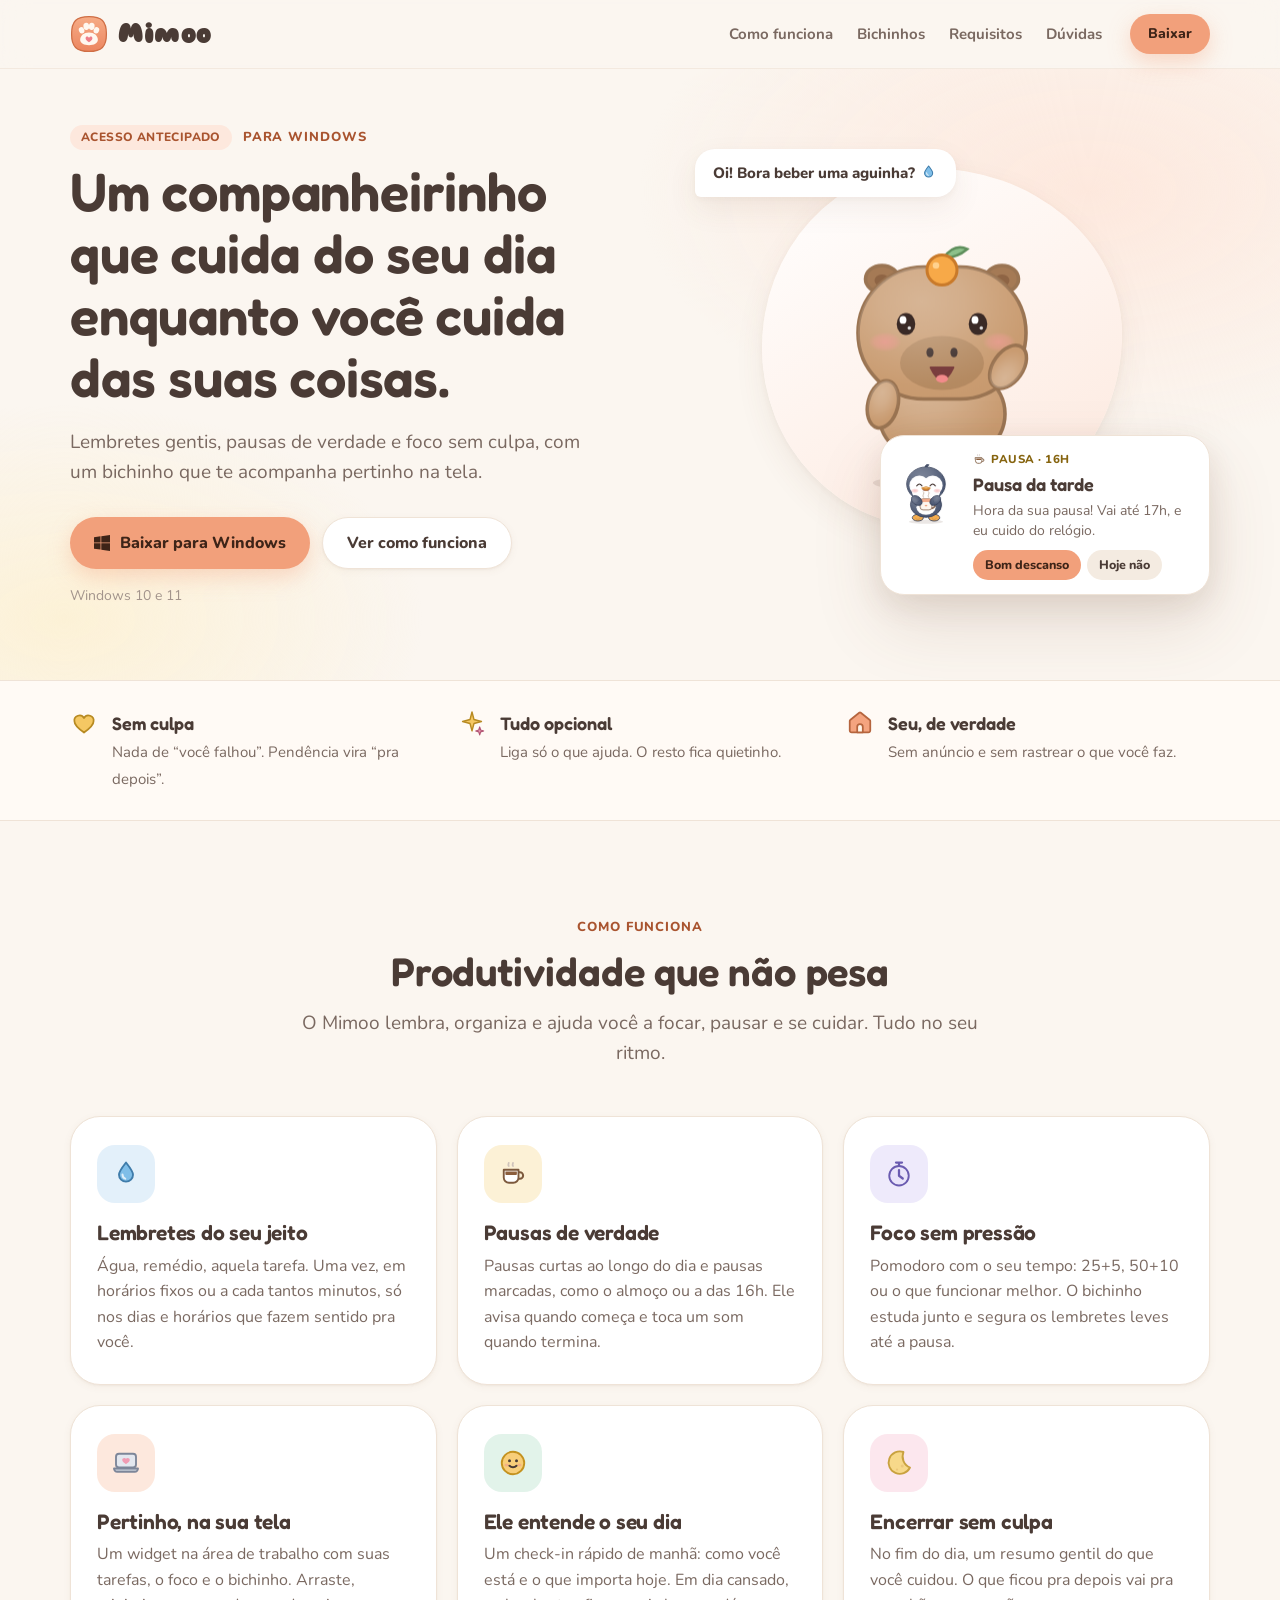
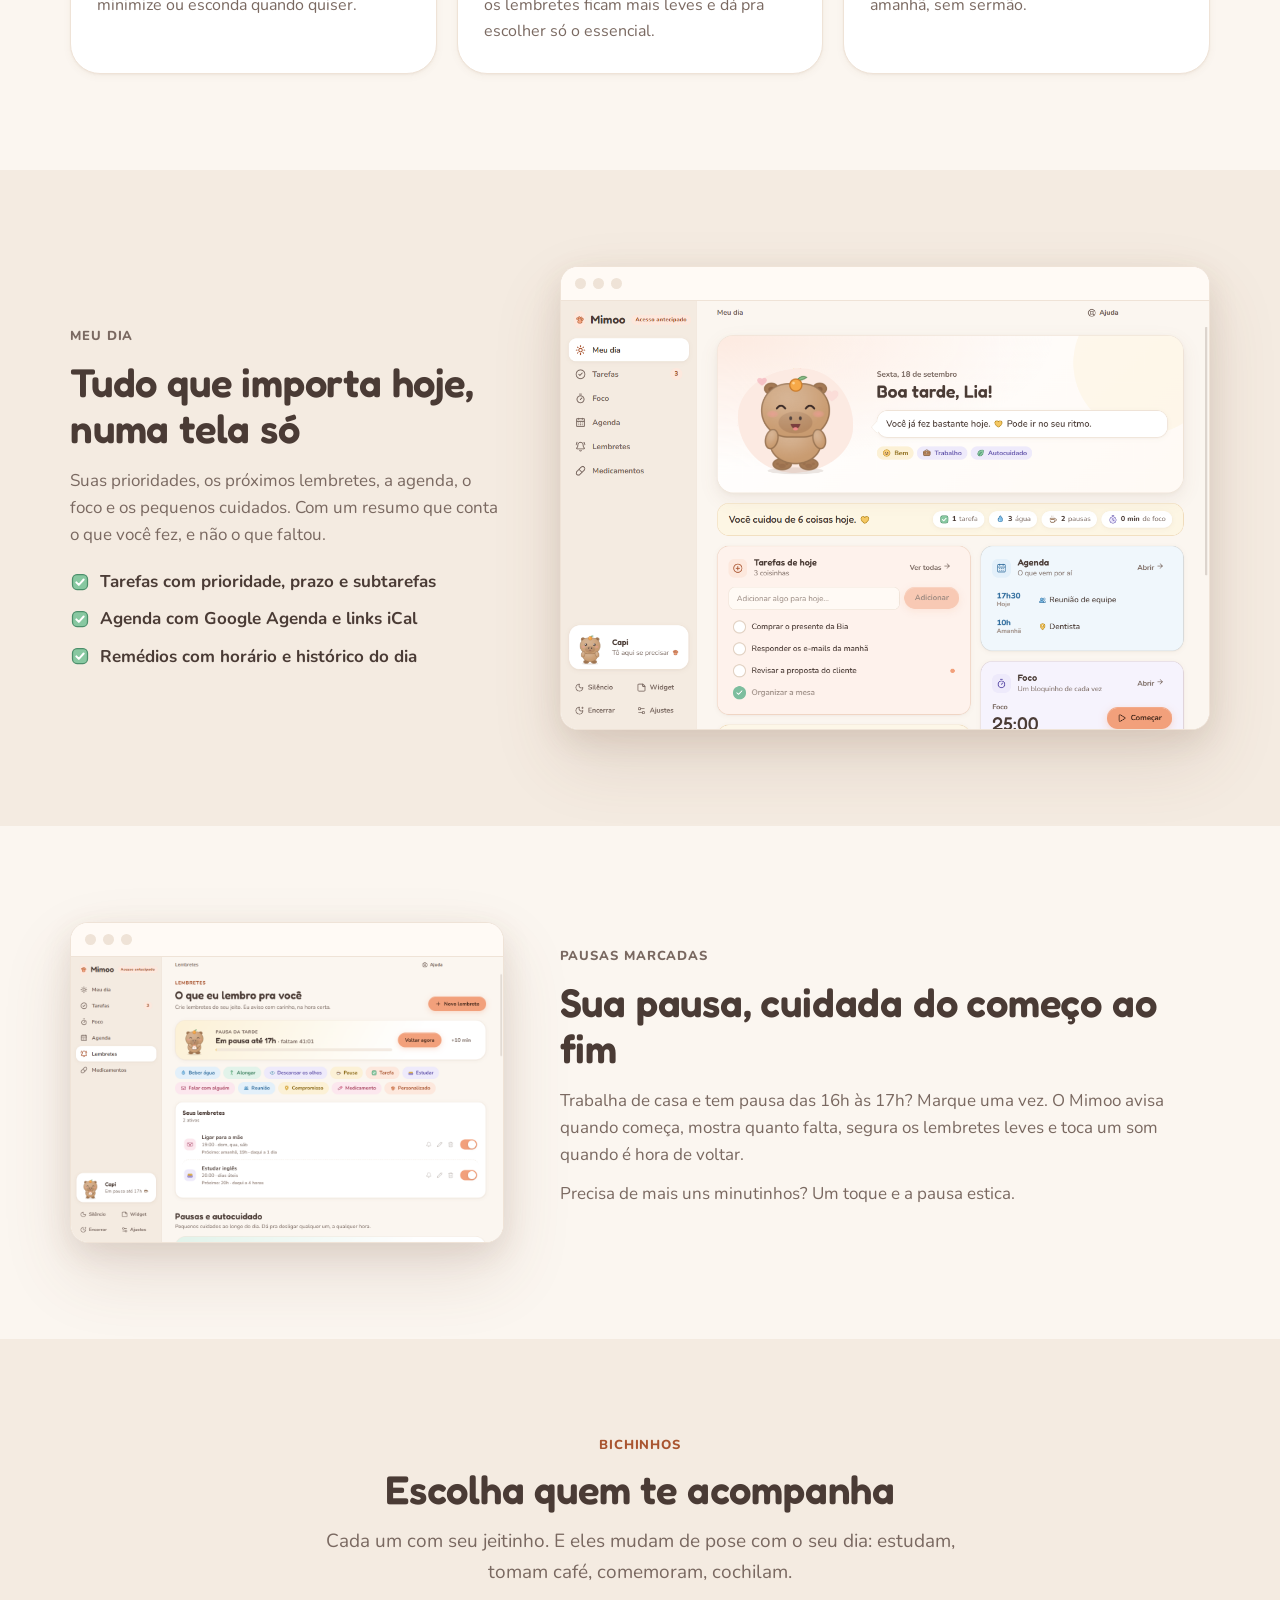
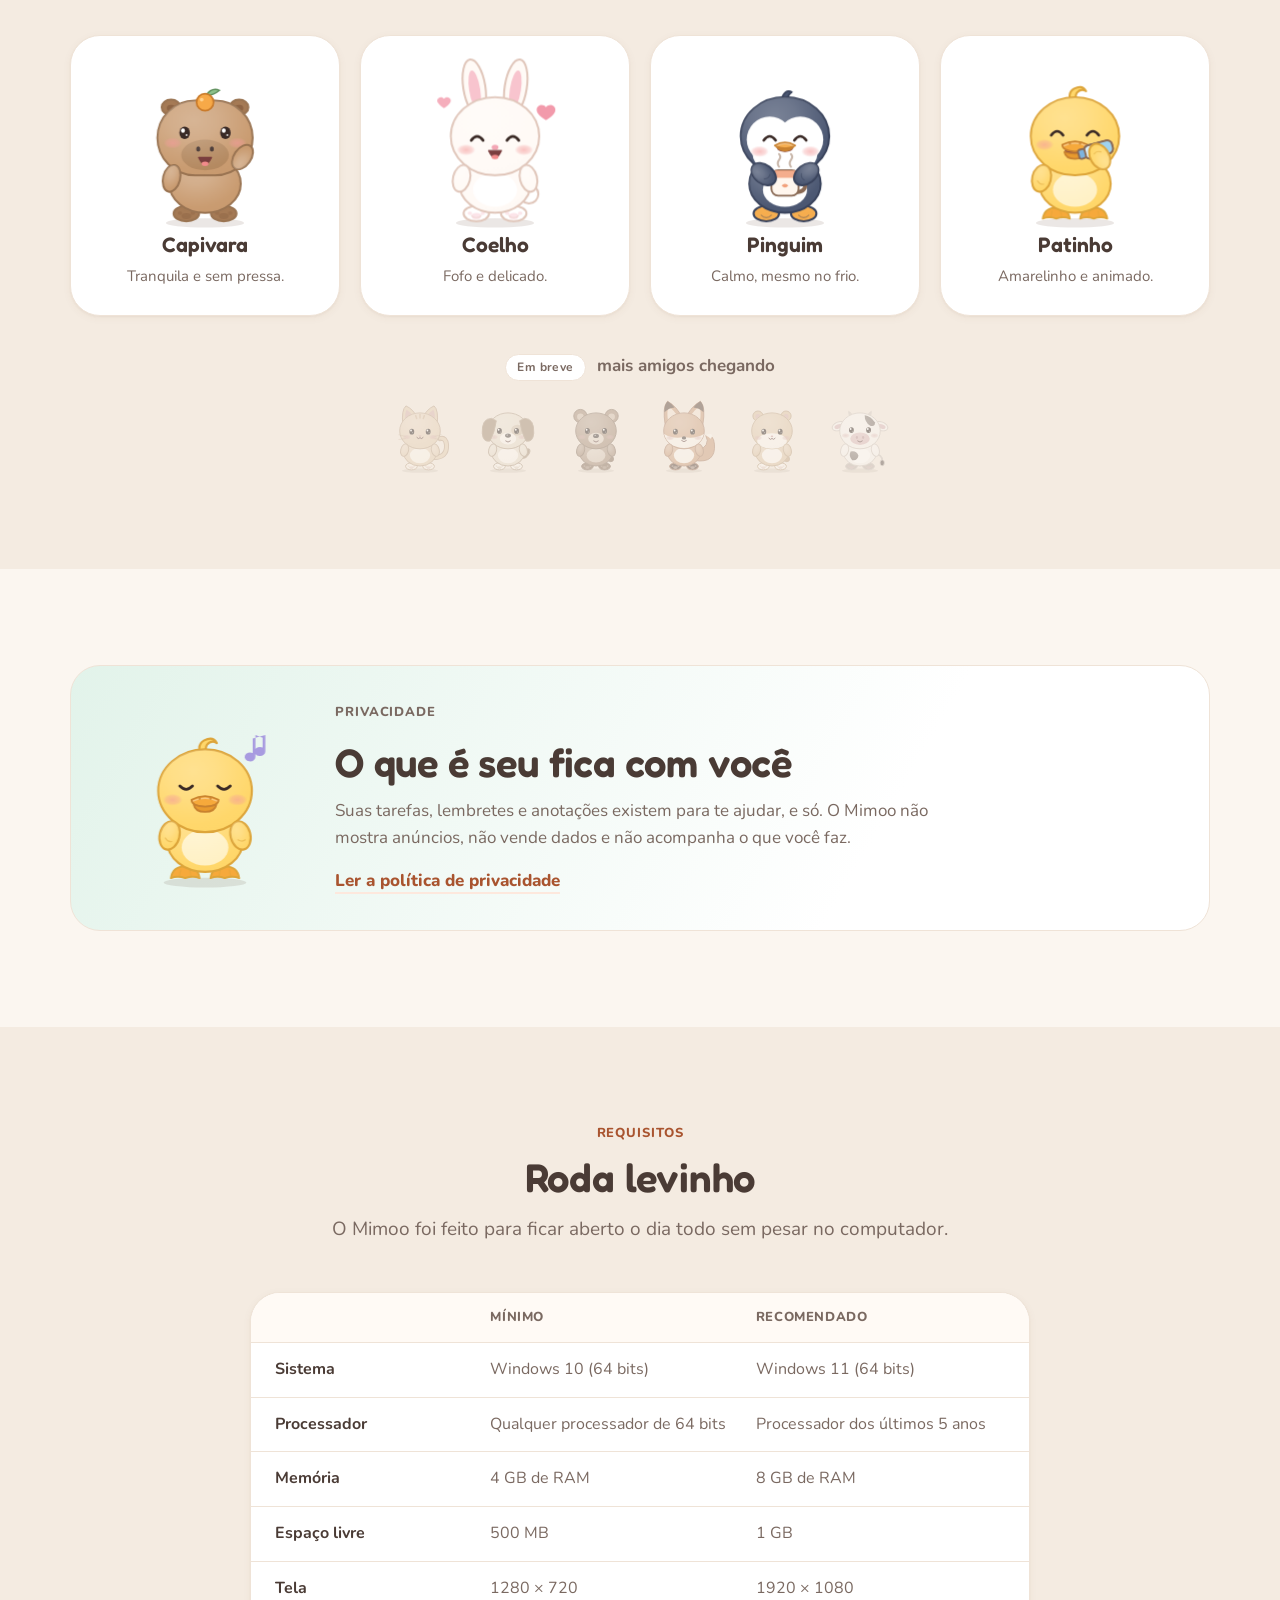
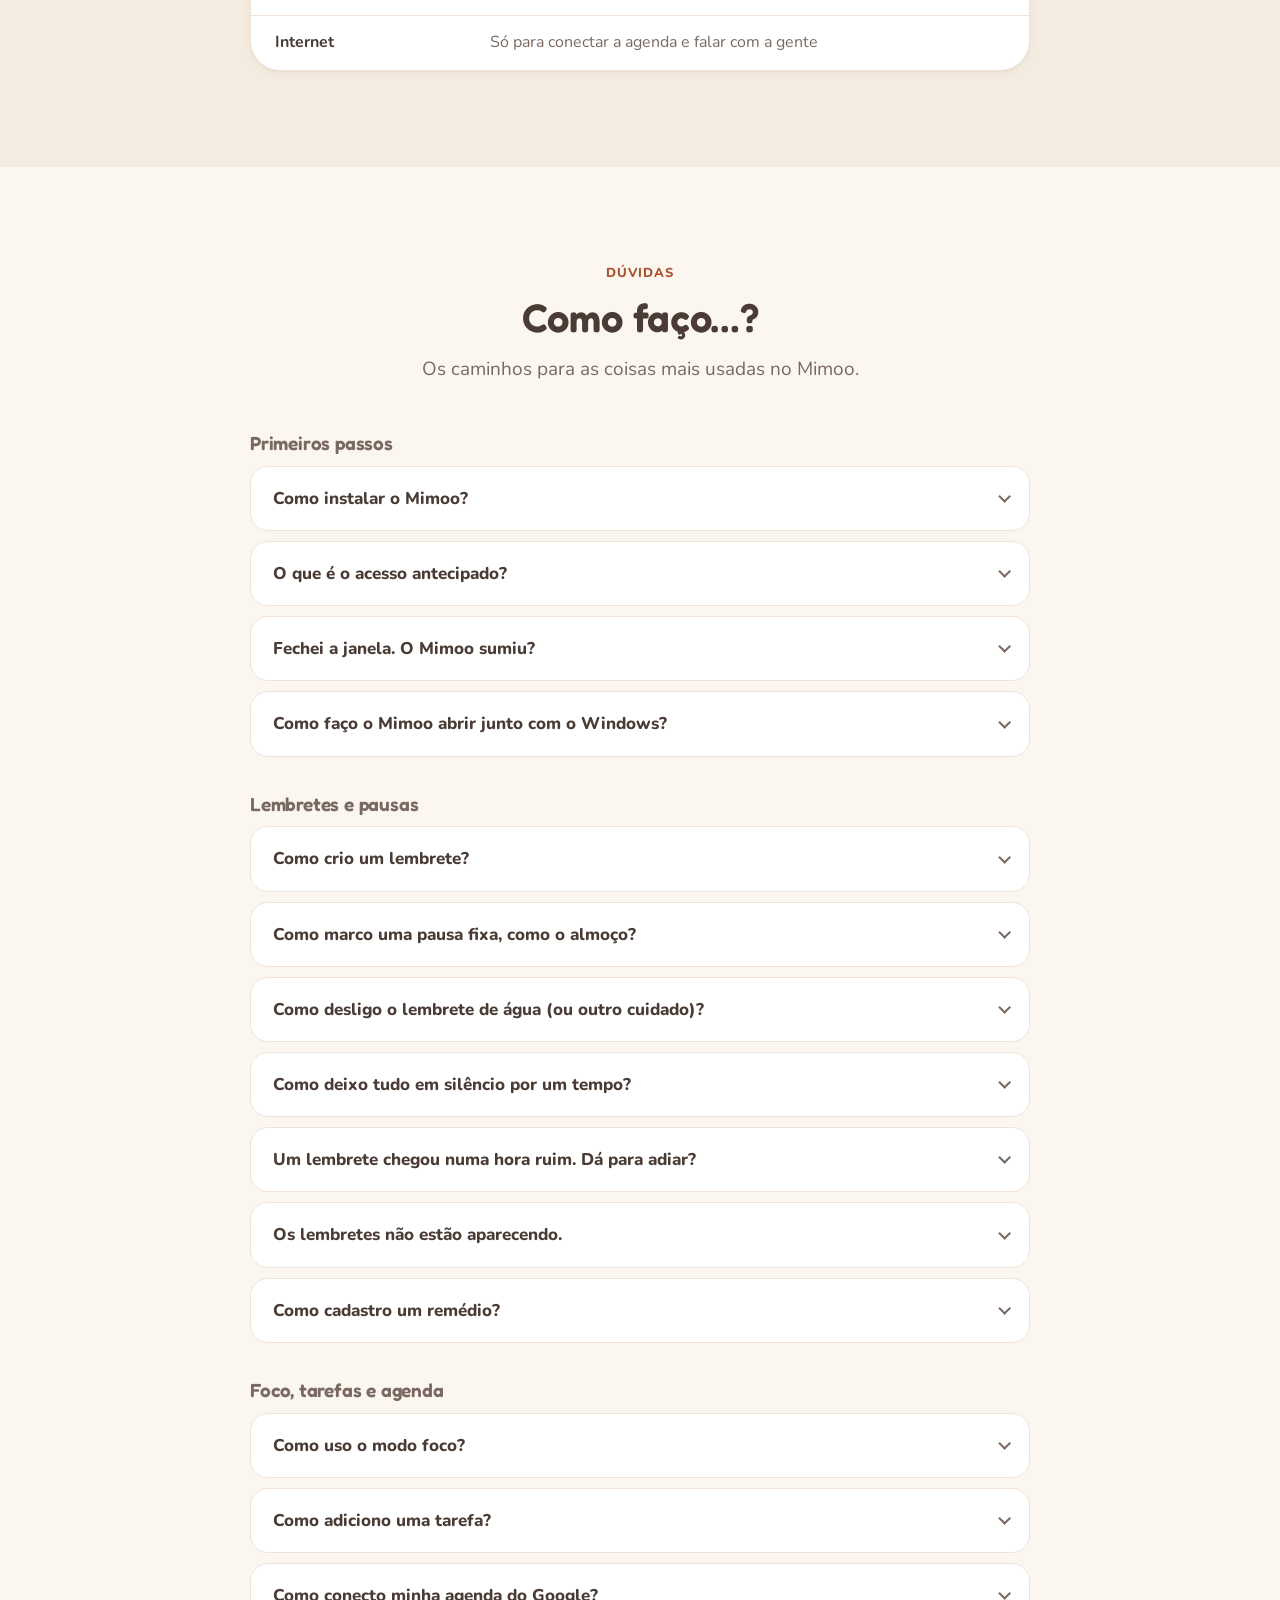
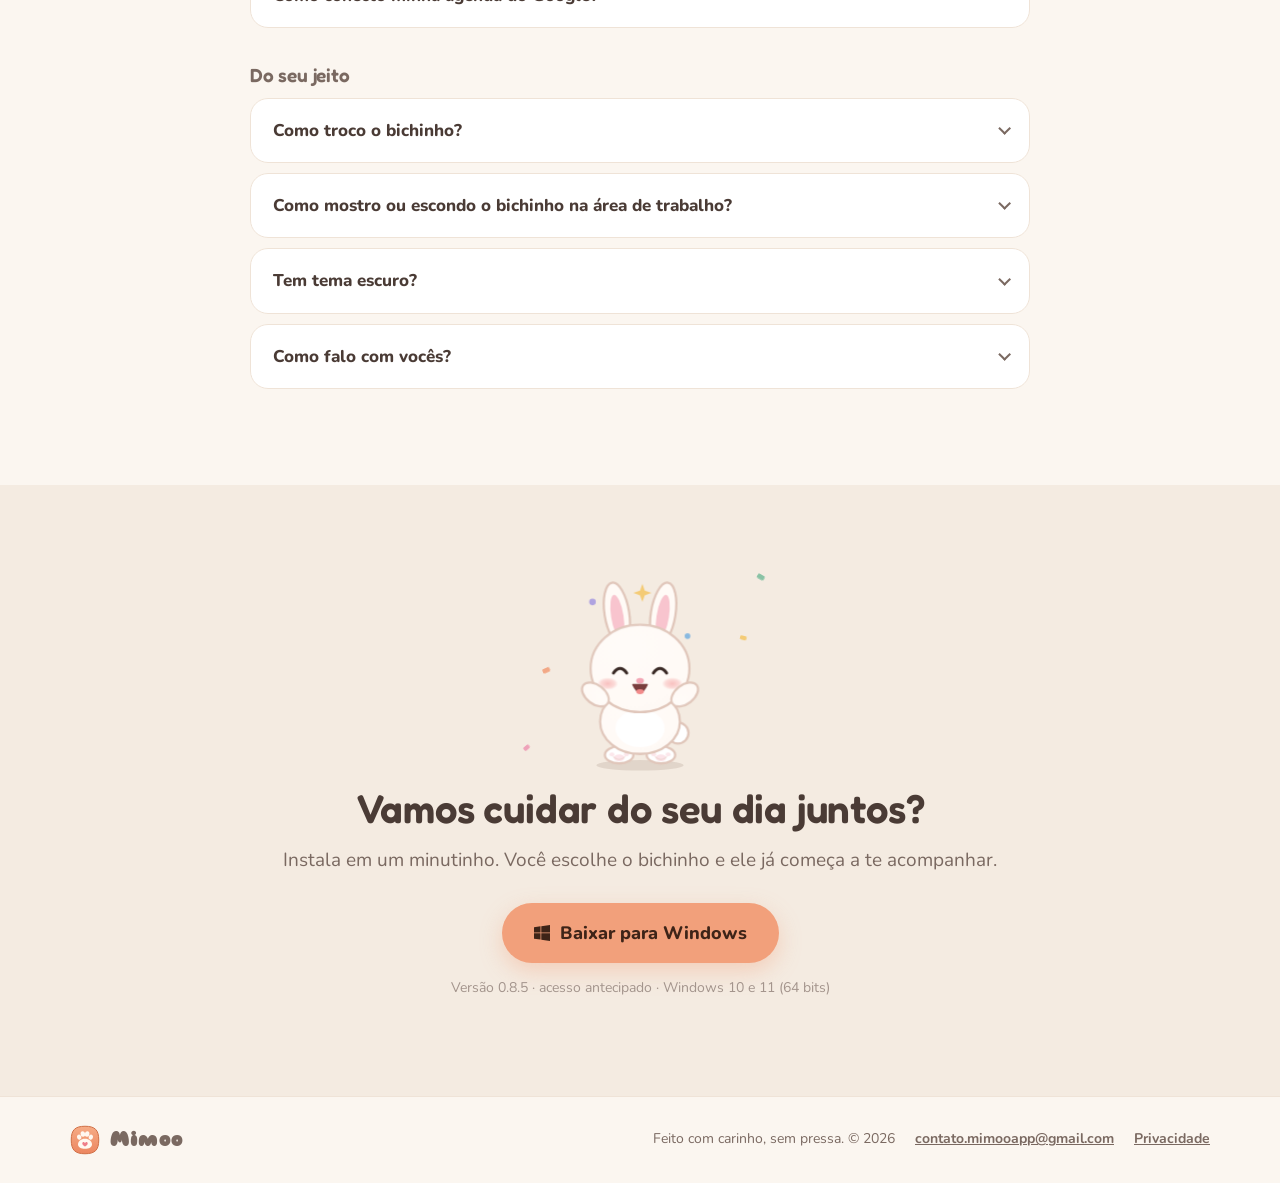
<file: index.html>
<!doctype html>
<html lang="pt-BR">
<head>
<meta charset="utf-8">
<meta name="viewport" content="width=device-width, initial-scale=1">
<title>Mimoo · um companheirinho para o seu dia</title>
<meta name="description" content="Lembretes gentis, pausas de verdade e foco sem culpa, com um bichinho que te acompanha na tela. Acesso antecipado para Windows.">
<meta name="theme-color" content="#fbf6f0">
<meta property="og:type" content="website">
<meta property="og:title" content="Mimoo · um companheirinho para o seu dia">
<meta property="og:description" content="Lembretes gentis, pausas de verdade e foco sem culpa, com um bichinho que te acompanha na tela. Acesso antecipado para Windows.">
<meta property="og:image" content="https://mimoo-app.github.io/mimoo-site/img/og.png">
<meta property="og:url" content="https://mimoo-app.github.io/mimoo-site/">
<meta name="twitter:card" content="summary_large_image">
<link rel="icon" type="image/svg+xml" href="favicon.svg">
<link rel="icon" type="image/png" href="favicon.png">
<link rel="preload" href="fonts/fredoka-600.woff2" as="font" type="font/woff2" crossorigin>
<link rel="stylesheet" href="css/site.css">
<link rel="stylesheet" href="css/mascot.css">
<link rel="stylesheet" href="css/icons.css">
<link rel="stylesheet" href="css/brand.css">
</head>
<body>
<header class="nav"><div class="wrap nav__row"><a class="brand" href="#"><span class="mimoo-logo" style="width:38px;height:38px" aria-hidden="true"><svg xmlns="http://www.w3.org/2000/svg" viewBox="0 0 120 120">
  <!-- For 40px and below (tray, taskbar, favicon): no gloss or sparkles, a
       firmer outline and a slightly bigger paw, so it stays readable. -->
  <defs>
    <linearGradient id="mimoo-logo-sm-peach" x1="0" y1="0" x2="0" y2="1">
      <stop offset="0%" stop-color="#f6ac86"/>
      <stop offset="100%" stop-color="#ec8660"/>
    </linearGradient>
  </defs>
  <path d="M60 5C100 5 115 20 115 60C115 100 100 115 60 115C20 115 5 100 5 60C5 20 20 5 60 5Z" fill="url(#mimoo-logo-sm-peach)" stroke="#cf6e45" stroke-width="4"/>
  <g transform="translate(60 61) scale(1.14) translate(-60.5 -55)">
    <g fill="#fff8f0">
      <ellipse cx="40" cy="44" rx="7.5" ry="9" transform="rotate(-22 40 44)"/>
      <ellipse cx="53" cy="33" rx="8" ry="9.8" transform="rotate(-7 53 33)"/>
      <ellipse cx="68" cy="33" rx="8" ry="9.8" transform="rotate(7 68 33)"/>
      <ellipse cx="81" cy="44" rx="7.5" ry="9" transform="rotate(22 81 44)"/>
      <path d="M60.5 50C75 50 85 59 85 70C85 80 74 85 60.5 85C47 85 36 80 36 70C36 59 46 50 60.5 50Z"/>
    </g>
    <path d="M51 66C51 61.5 55.5 59.5 58.5 62.5L60.5 64.5L62.5 62.5C65.5 59.5 70 61.5 70 66C70 70.5 64.5 74.5 60.5 77C56.5 74.5 51 70.5 51 66Z" fill="#ef7f89"/>
  </g>
</svg>
</span><span class="mimoo-wordmark">Mimoo</span></a><nav class="nav__links" aria-label="Seções"><a href="#como-funciona">Como funciona</a><a href="#bichinhos">Bichinhos</a><a href="#requisitos">Requisitos</a><a href="#duvidas">Dúvidas</a></nav><a class="btn btn--primary btn--small" href="https://github.com/mimoo-app/mimoo-site/releases/download/v0.8.5/Mimoo-Setup-0.8.5.exe">Baixar</a></div></header><main><section class="hero"><div class="wrap hero__grid"><div class="hero__copy"><p class="eyebrow"><span class="pill">Acesso antecipado</span> para Windows</p><h1>Um companheirinho que cuida do seu dia enquanto você cuida das suas coisas.</h1><p class="lead">Lembretes gentis, pausas de verdade e foco sem culpa, com um bichinho que te acompanha pertinho na tela.</p><div class="hero__cta"><a class="btn btn--primary" href="https://github.com/mimoo-app/mimoo-site/releases/download/v0.8.5/Mimoo-Setup-0.8.5.exe"><svg viewBox="0 0 16 16" width="16" height="16" aria-hidden="true"><path fill="currentColor" d="M0 2.2 6.5 1.3v6.2H0zm7.3-1 8.7-1.2v7.5H7.3zM0 8.3h6.5v6.3L0 13.7zm7.3 0H16V16l-8.7-1.2z"></path></svg>Baixar para Windows</a><a class="btn btn--ghost" href="#como-funciona">Ver como funciona</a></div><p class="fine">Windows 10 e 11</p></div><div class="hero__scene" aria-hidden="true"><div class="scene__blob"></div><div class="scene__bubble"><span>Oi! Bora beber uma aguinha? <svg class="mimoo-icon icon-inline" width="1.15em" height="1.15em" viewBox="0 0 24 24" fill="none" aria-hidden="true"><path d="M12 2.8c3.4 4.3 5.6 7 5.6 9.7a5.6 5.6 0 1 1-11.2 0c0-2.7 2.2-5.4 5.6-9.7z" fill="#7FBEE8" stroke="#3F7CAA" stroke-width="1.5" stroke-linejoin="round" stroke-linecap="round"></path><path d="M9.2 12.4c0 1.6.9 2.8 2.2 3.3" fill="none" stroke="#FFFFFF" stroke-width="1.6" stroke-linejoin="round" stroke-linecap="round" opacity="0.75"></path></svg></span></div><svg class="mascot  scene__mascot" data-motion="breathe" data-arms="wave" data-mouth="open" data-species="capybara" viewBox="0 0 200 200" width="300" height="300" role="img" aria-label="Capivara acenando"><defs><radialGradient id="shade-_R_s6_" cx="38%" cy="26%" r="115%"><stop offset="0%" stop-color="#fff" stop-opacity="0.26"></stop><stop offset="22%" stop-color="#fff" stop-opacity="0.19"></stop><stop offset="42%" stop-color="#fff" stop-opacity="0.08"></stop><stop offset="56%" stop-color="#fff" stop-opacity="0.01"></stop><stop offset="64%" stop-color="#9A7452" stop-opacity="0.01"></stop><stop offset="80%" stop-color="#9A7452" stop-opacity="0.09"></stop><stop offset="100%" stop-color="#9A7452" stop-opacity="0.2"></stop></radialGradient><radialGradient id="blush-_R_s6_"><stop offset="0%" stop-color="#F59C9C" stop-opacity="0.6"></stop><stop offset="65%" stop-color="#F59C9C" stop-opacity="0.34"></stop><stop offset="100%" stop-color="#F59C9C" stop-opacity="0"></stop></radialGradient></defs><ellipse class="m-shadow" cx="100" cy="194" rx="46" ry="5.5" fill="#5A3E2B" opacity="0.12"></ellipse><g class="m-figure"><g class="m-body"><g class="m-foot m-foot--l"><ellipse cx="78" cy="183" rx="15" ry="9" fill="#A57A55" stroke="#9A7452" stroke-width="2.4" stroke-linejoin="round"></ellipse><ellipse cx="78" cy="186" rx="5.6" ry="3.6" fill="#8E6444" opacity="0.45"></ellipse><ellipse cx="70.4" cy="182.5" rx="2.6" ry="2.1" fill="#8E6444" opacity="0.4"></ellipse><ellipse cx="85.6" cy="182.5" rx="2.6" ry="2.1" fill="#8E6444" opacity="0.4"></ellipse><path d="M72 185 q2.7 2.8 6 2.8 q3.3 0 6 -2.8" fill="none" stroke="#9A7452" stroke-width="1.3" stroke-linecap="round" opacity="0.4"></path></g><g class="m-foot m-foot--r"><ellipse cx="122" cy="183" rx="15" ry="9" fill="#A57A55" stroke="#9A7452" stroke-width="2.4" stroke-linejoin="round"></ellipse><ellipse cx="122" cy="186" rx="5.6" ry="3.6" fill="#8E6444" opacity="0.45"></ellipse><ellipse cx="114.4" cy="182.5" rx="2.6" ry="2.1" fill="#8E6444" opacity="0.4"></ellipse><ellipse cx="129.6" cy="182.5" rx="2.6" ry="2.1" fill="#8E6444" opacity="0.4"></ellipse><path d="M116 185 q2.7 2.8 6 2.8 q3.3 0 6 -2.8" fill="none" stroke="#9A7452" stroke-width="1.3" stroke-linecap="round" opacity="0.4"></path></g><ellipse cx="100" cy="148" rx="42" ry="34" fill="#C99B70" stroke="#9A7452" stroke-width="2.4" stroke-linejoin="round"></ellipse><ellipse cx="100" cy="148" rx="42" ry="34" fill="url(#shade-_R_s6_)"></ellipse><g class="m-head"><ellipse cx="60" cy="58" rx="11" ry="9" fill="#A57A55" stroke="#9A7452" stroke-width="2.4" stroke-linejoin="round"></ellipse><ellipse cx="60" cy="59" rx="5" ry="4" fill="#8E6444"></ellipse><g transform="matrix(-1 0 0 1 200 0)"><ellipse cx="60" cy="58" rx="11" ry="9" fill="#A57A55" stroke="#9A7452" stroke-width="2.4" stroke-linejoin="round"></ellipse><ellipse cx="60" cy="59" rx="5" ry="4" fill="#8E6444"></ellipse></g><rect x="44" y="50" width="112" height="88" rx="44" fill="#C99B70" stroke="#9A7452" stroke-width="2.4" stroke-linejoin="round"></rect><ellipse cx="100" cy="114" rx="28" ry="18" fill="#A57A55" opacity="0.55"></ellipse><ellipse cx="92" cy="107" rx="2.4" ry="3.2" fill="#3A2A26"></ellipse><ellipse cx="108" cy="107" rx="2.4" ry="3.2" fill="#3A2A26"></ellipse><rect x="44" y="50" width="112" height="88" rx="44" fill="url(#shade-_R_s6_)"></rect><g class="m-yuzu"><path d="M101 44 Q108 34 117 38 Q110 44 101 44 Z" fill="#8CC08A" stroke="#5E8F5C" stroke-width="1.6"></path><circle cx="100" cy="52" r="10" fill="#F7A948" stroke="#C97A2A" stroke-width="2"></circle><circle cx="96" cy="49" r="2.2" fill="#FFD28F"></circle></g><g class="m-blush" fill="url(#blush-_R_s6_)"><ellipse cx="62" cy="100" rx="11" ry="6.6"></ellipse><ellipse cx="138" cy="100" rx="11" ry="6.6"></ellipse></g><g class="m-eyes m-eyes--open"><g transform="translate(76 88)"><ellipse rx="6.2" ry="7.3" fill="#3A2A26"></ellipse><ellipse cx="-2" cy="-2.7" rx="2.3" ry="2.6" fill="#fff"></ellipse><circle cx="2.2" cy="2.7" r="1.15" fill="#fff" opacity="0.85"></circle></g><g transform="translate(124 88)"><ellipse rx="6.2" ry="7.3" fill="#3A2A26"></ellipse><ellipse cx="-2" cy="-2.7" rx="2.3" ry="2.6" fill="#fff"></ellipse><circle cx="2.2" cy="2.7" r="1.15" fill="#fff" opacity="0.85"></circle></g></g><g transform="translate(0 8)"><path d="M92.5 109 Q100 125 107.5 109 Z" fill="#7A3E3E" stroke="#7A3E3E" stroke-width="1.5" stroke-linejoin="round"></path><ellipse cx="100" cy="116.5" rx="4" ry="2.6" fill="#F28B8B"></ellipse></g></g></g><g class="m-arms" style="--arm-l:14deg;--arm-r:-145deg"><g class="m-arm m-arm--l"><ellipse cx="64" cy="142" rx="10" ry="16" fill="#C99B70" stroke="#9A7452" stroke-width="2.4" stroke-linejoin="round"></ellipse><ellipse cx="64" cy="142" rx="10" ry="16" fill="url(#shade-_R_s6_)"></ellipse></g><g class="m-arm m-arm--r"><ellipse cx="136" cy="142" rx="10" ry="16" fill="#C99B70" stroke="#9A7452" stroke-width="2.4" stroke-linejoin="round"></ellipse><ellipse cx="136" cy="142" rx="10" ry="16" fill="url(#shade-_R_s6_)"></ellipse></g></g></g></svg><div class="toast-mock"><svg class="mascot  " data-motion="breathe" data-arms="hold" data-mouth="smile" data-species="penguin" viewBox="0 0 200 200" width="74" height="74" role="img" aria-label="Pinguim tomando café"><defs><radialGradient id="shade-_R_346_" cx="38%" cy="26%" r="115%"><stop offset="0%" stop-color="#fff" stop-opacity="0.26"></stop><stop offset="22%" stop-color="#fff" stop-opacity="0.19"></stop><stop offset="42%" stop-color="#fff" stop-opacity="0.08"></stop><stop offset="56%" stop-color="#fff" stop-opacity="0.01"></stop><stop offset="64%" stop-color="#39435C" stop-opacity="0.01"></stop><stop offset="80%" stop-color="#39435C" stop-opacity="0.09"></stop><stop offset="100%" stop-color="#39435C" stop-opacity="0.2"></stop></radialGradient><radialGradient id="blush-_R_346_"><stop offset="0%" stop-color="#F59C9C" stop-opacity="0.6"></stop><stop offset="65%" stop-color="#F59C9C" stop-opacity="0.34"></stop><stop offset="100%" stop-color="#F59C9C" stop-opacity="0"></stop></radialGradient></defs><ellipse class="m-shadow" cx="100" cy="194" rx="46" ry="5.5" fill="#5A3E2B" opacity="0.12"></ellipse><g class="m-figure"><g class="m-body"><g class="m-foot m-foot--l"><ellipse cx="78" cy="183" rx="15" ry="9" fill="#F6AE4F" stroke="#39435C" stroke-width="2.4" stroke-linejoin="round"></ellipse><ellipse cx="78" cy="186" rx="5.6" ry="3.6" fill="#F6AE4F" opacity="0.45"></ellipse><ellipse cx="70.4" cy="182.5" rx="2.6" ry="2.1" fill="#F6AE4F" opacity="0.4"></ellipse><ellipse cx="85.6" cy="182.5" rx="2.6" ry="2.1" fill="#F6AE4F" opacity="0.4"></ellipse><path d="M72 185 q2.7 2.8 6 2.8 q3.3 0 6 -2.8" fill="none" stroke="#39435C" stroke-width="1.3" stroke-linecap="round" opacity="0.4"></path></g><g class="m-foot m-foot--r"><ellipse cx="122" cy="183" rx="15" ry="9" fill="#F6AE4F" stroke="#39435C" stroke-width="2.4" stroke-linejoin="round"></ellipse><ellipse cx="122" cy="186" rx="5.6" ry="3.6" fill="#F6AE4F" opacity="0.45"></ellipse><ellipse cx="114.4" cy="182.5" rx="2.6" ry="2.1" fill="#F6AE4F" opacity="0.4"></ellipse><ellipse cx="129.6" cy="182.5" rx="2.6" ry="2.1" fill="#F6AE4F" opacity="0.4"></ellipse><path d="M116 185 q2.7 2.8 6 2.8 q3.3 0 6 -2.8" fill="none" stroke="#39435C" stroke-width="1.3" stroke-linecap="round" opacity="0.4"></path></g><ellipse cx="100" cy="148" rx="42" ry="34" fill="#4B5772" stroke="#39435C" stroke-width="2.4" stroke-linejoin="round"></ellipse><ellipse cx="100" cy="155" rx="26" ry="20" fill="#FFFFFF"></ellipse><ellipse cx="100" cy="148" rx="42" ry="34" fill="url(#shade-_R_346_)"></ellipse><g class="m-head"><path d="M96 48 Q100 36 108 40 Q102 44 104 50 Z" fill="#4B5772" stroke="#39435C" stroke-width="2" stroke-linejoin="round"></path><ellipse cx="100" cy="92" rx="52" ry="46" fill="#4B5772" stroke="#39435C" stroke-width="2.4" stroke-linejoin="round"></ellipse><circle cx="82" cy="96" r="27" fill="#FFFFFF"></circle><circle cx="118" cy="96" r="27" fill="#FFFFFF"></circle><ellipse cx="100" cy="114" rx="38" ry="22" fill="#FFFFFF"></ellipse><ellipse cx="100" cy="92" rx="52" ry="46" fill="url(#shade-_R_346_)"></ellipse><g class="m-beak" style="--beak-open:0px"><ellipse cx="100" cy="106" rx="9.5" ry="4.5" fill="#8A4A48"></ellipse><path d="M88 103 Q100 95.5 112 103 Q100 109.5 88 103 Z" fill="#F6AE4F" stroke="#C9822F" stroke-width="2" stroke-linejoin="round"></path><path d="M90 103.6 Q100 98 110 103.6" fill="none" stroke="#fff" stroke-width="1.6" stroke-linecap="round" opacity="0.35"></path><path class="m-beak-lower" d="M90 104.5 Q100 109 110 104.5 Q100 113.5 90 104.5 Z" fill="#E08F2F" stroke="#C9822F" stroke-width="2" stroke-linejoin="round"></path></g><g class="m-blush" fill="url(#blush-_R_346_)"><ellipse cx="70" cy="110" rx="11" ry="6.6"></ellipse><ellipse cx="130" cy="110" rx="11" ry="6.6"></ellipse></g><g class="m-eyes m-eyes--happy"><path transform="translate(82 94)" d="M-7 2.8 Q0 -6.6 7 2.8" fill="none" stroke="#3A2A26" stroke-width="3.2" stroke-linecap="round"></path><path transform="translate(118 94)" d="M-7 2.8 Q0 -6.6 7 2.8" fill="none" stroke="#3A2A26" stroke-width="3.2" stroke-linecap="round"></path></g></g></g><g class="m-prop"><path d="M112 140 q12 0 12 9 q0 9 -12 9" fill="none" stroke="#8A6A55" stroke-width="4.5"></path><rect x="84" y="132" width="32" height="30" rx="8" fill="#FFF6EE" stroke="#8A6A55" stroke-width="2.2" stroke-linejoin="round"></rect><rect x="84" y="132" width="32" height="9" rx="4" fill="#F2A07B" opacity="0.85"></rect><path d="M96 150 q4 -4 8 0 q-4 5 -8 0 z" fill="#F2A07B"></path><g class="m-steam" fill="none" stroke="#C9B7AA" stroke-width="2.4" stroke-linecap="round"><path d="M93 128 q-3 -4 0 -8 q3 -4 0 -7"></path><path d="M107 128 q-3 -4 0 -8 q3 -4 0 -7"></path></g></g><g class="m-arms" style="--arm-l:-52deg;--arm-r:52deg"><g class="m-arm m-arm--l"><ellipse cx="64" cy="142" rx="11" ry="16" fill="#4B5772" stroke="#39435C" stroke-width="2.4" stroke-linejoin="round"></ellipse><ellipse cx="64" cy="142" rx="11" ry="16" fill="url(#shade-_R_346_)"></ellipse><path d="M60 146 q4 4 8 2" fill="none" stroke="#39435C" stroke-width="1.3" stroke-linecap="round" opacity="0.5"></path></g><g class="m-arm m-arm--r"><ellipse cx="136" cy="142" rx="11" ry="16" fill="#4B5772" stroke="#39435C" stroke-width="2.4" stroke-linejoin="round"></ellipse><ellipse cx="136" cy="142" rx="11" ry="16" fill="url(#shade-_R_346_)"></ellipse><path d="M132 146 q4 4 8 2" fill="none" stroke="#39435C" stroke-width="1.3" stroke-linecap="round" opacity="0.5"></path></g></g></g></svg><div class="toast-mock__body"><p class="toast-mock__kind"><svg class="mimoo-icon" width="13" height="13" viewBox="0 0 24 24" fill="none" aria-hidden="true"><path d="M16.2 10.6h1.3a2.6 2.6 0 0 1 0 5.2h-1.3" fill="none" stroke="#7C593D" stroke-width="1.6" stroke-linejoin="round" stroke-linecap="round"></path><path d="M4.6 8.6h11.8v6.2a4.2 4.2 0 0 1-4.2 4.2H8.8a4.2 4.2 0 0 1-4.2-4.2z" fill="#FFFFFF" stroke="#7C593D" stroke-width="1.5" stroke-linejoin="round" stroke-linecap="round"></path><path d="M5.9 10h9.2v1.9c0 .5-.4.9-.9.9H6.8c-.5 0-.9-.4-.9-.9z" fill="#8B5E3C"></path><path d="M8.6 5.6c-.8-.9 0-1.7 0-2.6M12 5.6c-.8-.9 0-1.7 0-2.6" fill="none" stroke="#CFC3BB" stroke-width="1.4" stroke-linejoin="round" stroke-linecap="round"></path></svg> Pausa · 16h</p><p class="toast-mock__title">Pausa da tarde</p><p class="toast-mock__text">Hora da sua pausa! Vai até 17h, e eu cuido do relógio.</p><div class="toast-mock__actions"><span class="mini-btn mini-btn--primary">Bom descanso</span><span class="mini-btn">Hoje não</span></div></div></div></div></div></section><section class="principles"><div class="wrap principles__row"><div><svg class="mimoo-icon" width="28" height="28" viewBox="0 0 24 24" fill="none" aria-hidden="true"><path d="M12 20.2c-5-3.4-8.2-6-8.2-9.6A4.4 4.4 0 0 1 12 7.8a4.4 4.4 0 0 1 8.2 2.8c0 3.6-3.2 6.2-8.2 9.6z" fill="#F5C863" stroke="#B78A22" stroke-width="1.5" stroke-linejoin="round" stroke-linecap="round"></path></svg><div><strong>Sem culpa</strong><span>Nada de “você falhou”. Pendência vira “pra depois”.</span></div></div><div><svg class="mimoo-icon" width="28" height="28" viewBox="0 0 24 24" fill="none" aria-hidden="true"><path d="M12 2.6 13.7 9l6.4 1.7-6.4 1.7-1.7 6.4-1.7-6.4L3.9 10.7 10.3 9z" fill="#F5C863" stroke="#B78A22" stroke-width="1.2" stroke-linejoin="round" stroke-linecap="round"></path><path d="m18.6 15.4.8 2.6 2.6.8-2.6.8-.8 2.6-.8-2.6-2.6-.8 2.6-.8z" fill="#F09BB3" stroke="#B15473" stroke-width="1" stroke-linejoin="round" stroke-linecap="round"></path></svg><div><strong>Tudo opcional</strong><span>Liga só o que ajuda. O resto fica quietinho.</span></div></div><div><svg class="mimoo-icon" width="28" height="28" viewBox="0 0 24 24" fill="none" aria-hidden="true"><path d="M11.3 3.2 3.6 9.4a1 1 0 0 0-.4.8v8.2a1.6 1.6 0 0 0 1.6 1.6h14.4a1.6 1.6 0 0 0 1.6-1.6v-8.2a1 1 0 0 0-.4-.8l-7.7-6.2a1.1 1.1 0 0 0-1.4 0z" fill="#F4A47F" stroke="#B5653E" stroke-width="1.5" stroke-linejoin="round" stroke-linecap="round"></path><path d="M9.6 20v-4.6a2.4 2.4 0 0 1 4.8 0V20z" fill="#FFF6EA" stroke="#B5653E" stroke-width="1.5" stroke-linejoin="round" stroke-linecap="round"></path></svg><div><strong>Seu, de verdade</strong><span>Sem anúncio e sem rastrear o que você faz.</span></div></div></div></section><section class="section" id="como-funciona"><div class="wrap"><header class="section__head"><p class="eyebrow">Como funciona</p><h2>Produtividade que não pesa</h2><p class="lead">O Mimoo lembra, organiza e ajuda você a focar, pausar e se cuidar. Tudo no seu ritmo.</p></header><div class="features"><article class="feature tint-sky"><span class="feature__icon"><svg class="mimoo-icon" width="30" height="30" viewBox="0 0 24 24" fill="none" aria-hidden="true"><path d="M12 2.8c3.4 4.3 5.6 7 5.6 9.7a5.6 5.6 0 1 1-11.2 0c0-2.7 2.2-5.4 5.6-9.7z" fill="#7FBEE8" stroke="#3F7CAA" stroke-width="1.5" stroke-linejoin="round" stroke-linecap="round"></path><path d="M9.2 12.4c0 1.6.9 2.8 2.2 3.3" fill="none" stroke="#FFFFFF" stroke-width="1.6" stroke-linejoin="round" stroke-linecap="round" opacity="0.75"></path></svg></span><h3>Lembretes do seu jeito</h3><p>Água, remédio, aquela tarefa. Uma vez, em horários fixos ou a cada tantos minutos, só nos dias e horários que fazem sentido pra você.</p></article><article class="feature tint-butter"><span class="feature__icon"><svg class="mimoo-icon" width="30" height="30" viewBox="0 0 24 24" fill="none" aria-hidden="true"><path d="M16.2 10.6h1.3a2.6 2.6 0 0 1 0 5.2h-1.3" fill="none" stroke="#7C593D" stroke-width="1.6" stroke-linejoin="round" stroke-linecap="round"></path><path d="M4.6 8.6h11.8v6.2a4.2 4.2 0 0 1-4.2 4.2H8.8a4.2 4.2 0 0 1-4.2-4.2z" fill="#FFFFFF" stroke="#7C593D" stroke-width="1.5" stroke-linejoin="round" stroke-linecap="round"></path><path d="M5.9 10h9.2v1.9c0 .5-.4.9-.9.9H6.8c-.5 0-.9-.4-.9-.9z" fill="#8B5E3C"></path><path d="M8.6 5.6c-.8-.9 0-1.7 0-2.6M12 5.6c-.8-.9 0-1.7 0-2.6" fill="none" stroke="#CFC3BB" stroke-width="1.4" stroke-linejoin="round" stroke-linecap="round"></path></svg></span><h3>Pausas de verdade</h3><p>Pausas curtas ao longo do dia e pausas marcadas, como o almoço ou a das 16h. Ele avisa quando começa e toca um som quando termina.</p></article><article class="feature tint-lavender"><span class="feature__icon"><svg class="mimoo-icon" width="30" height="30" viewBox="0 0 24 24" fill="none" aria-hidden="true"><path d="M9.6 2.8h4.8M12 2.8v2.4" fill="none" stroke="#6A5BB0" stroke-width="1.8" stroke-linejoin="round" stroke-linecap="round"></path><circle cx="12" cy="13.4" r="7.8" fill="#E9E4FA" stroke="#6A5BB0" stroke-width="1.5" stroke-linejoin="round" stroke-linecap="round"></circle><path d="M12 8.8v4.6l3 2.2" fill="none" stroke="#6A5BB0" stroke-width="1.8" stroke-linejoin="round" stroke-linecap="round"></path></svg></span><h3>Foco sem pressão</h3><p>Pomodoro com o seu tempo: 25+5, 50+10 ou o que funcionar melhor. O bichinho estuda junto e segura os lembretes leves até a pausa.</p></article><article class="feature tint-peach"><span class="feature__icon"><svg class="mimoo-icon" width="30" height="30" viewBox="0 0 24 24" fill="none" aria-hidden="true"><rect x="4" y="4.6" width="16" height="11" rx="2.4" fill="#E3E7EF" stroke="#7D8699" stroke-width="1.5" stroke-linejoin="round" stroke-linecap="round"></rect><path d="M2.4 16.4h19.2a2.6 2.6 0 0 1-2.6 2.6H5a2.6 2.6 0 0 1-2.6-2.6z" fill="#C9CFDA" stroke="#7D8699" stroke-width="1.5" stroke-linejoin="round" stroke-linecap="round"></path><path d="M12 8.6c-1-1.2-3-.6-3 .9 0 1.6 3 3.2 3 3.2s3-1.6 3-3.2c0-1.5-2-2.1-3-.9z" fill="#F09BB3"></path></svg></span><h3>Pertinho, na sua tela</h3><p>Um widget na área de trabalho com suas tarefas, o foco e o bichinho. Arraste, minimize ou esconda quando quiser.</p></article><article class="feature tint-sage"><span class="feature__icon"><svg class="mimoo-icon" width="30" height="30" viewBox="0 0 24 24" fill="none" aria-hidden="true"><circle cx="12" cy="12" r="9" fill="#F8CE79" stroke="#C4921F" stroke-width="1.5" stroke-linejoin="round" stroke-linecap="round"></circle><circle cx="9.2" cy="10.2" r="1.2" fill="#4A3B35"></circle><circle cx="14.8" cy="10.2" r="1.2" fill="#4A3B35"></circle><ellipse cx="6.9" cy="13.6" rx="1.7" ry="1.1" fill="#F0918E" opacity="0.5"></ellipse><ellipse cx="17.1" cy="13.6" rx="1.7" ry="1.1" fill="#F0918E" opacity="0.5"></ellipse><path d="M9.2 14.2c1.6 1.6 4 1.6 5.6 0" fill="none" stroke="#4A3B35" stroke-width="1.6" stroke-linejoin="round" stroke-linecap="round"></path></svg></span><h3>Ele entende o seu dia</h3><p>Um check-in rápido de manhã: como você está e o que importa hoje. Em dia cansado, os lembretes ficam mais leves e dá pra escolher só o essencial.</p></article><article class="feature tint-rose"><span class="feature__icon"><svg class="mimoo-icon" width="30" height="30" viewBox="0 0 24 24" fill="none" aria-hidden="true"><path d="M15.6 3.2a9 9 0 1 0 5.2 12.4A9.4 9.4 0 0 1 15.6 3.2z" fill="#F7D98A" stroke="#C9A23F" stroke-width="1.5" stroke-linejoin="round" stroke-linecap="round"></path><circle cx="14.6" cy="14.4" r="1.2" fill="#E9C376" opacity="0.8"></circle><circle cx="10.4" cy="17.2" r="0.9" fill="#E9C376" opacity="0.8"></circle></svg></span><h3>Encerrar sem culpa</h3><p>No fim do dia, um resumo gentil do que você cuidou. O que ficou pra depois vai pra amanhã, sem sermão.</p></article></div></div></section><section class="section section--tinted"><div class="wrap showcase"><div class="showcase__copy"><p class="eyebrow">Meu dia</p><h2>Tudo que importa hoje, numa tela só</h2><p>Suas prioridades, os próximos lembretes, a agenda, o foco e os pequenos cuidados. Com um resumo que conta o que você fez, e não o que faltou.</p><ul class="checks"><li><svg class="mimoo-icon" width="20" height="20" viewBox="0 0 24 24" fill="none" aria-hidden="true"><rect x="3" y="3" width="18" height="18" rx="5.4" fill="#88C8A1" stroke="#4C8F6B" stroke-width="1.5" stroke-linejoin="round" stroke-linecap="round"></rect><path d="m7.6 12.4 3 3 5.8-6.4" fill="none" stroke="#FFFFFF" stroke-width="2.4" stroke-linejoin="round" stroke-linecap="round"></path></svg> Tarefas com prioridade, prazo e subtarefas</li><li><svg class="mimoo-icon" width="20" height="20" viewBox="0 0 24 24" fill="none" aria-hidden="true"><rect x="3" y="3" width="18" height="18" rx="5.4" fill="#88C8A1" stroke="#4C8F6B" stroke-width="1.5" stroke-linejoin="round" stroke-linecap="round"></rect><path d="m7.6 12.4 3 3 5.8-6.4" fill="none" stroke="#FFFFFF" stroke-width="2.4" stroke-linejoin="round" stroke-linecap="round"></path></svg> Agenda com Google Agenda e links iCal</li><li><svg class="mimoo-icon" width="20" height="20" viewBox="0 0 24 24" fill="none" aria-hidden="true"><rect x="3" y="3" width="18" height="18" rx="5.4" fill="#88C8A1" stroke="#4C8F6B" stroke-width="1.5" stroke-linejoin="round" stroke-linecap="round"></rect><path d="m7.6 12.4 3 3 5.8-6.4" fill="none" stroke="#FFFFFF" stroke-width="2.4" stroke-linejoin="round" stroke-linecap="round"></path></svg> Remédios com horário e histórico do dia</li></ul></div><figure class="window-frame"><div class="window-frame__bar"><i></i><i></i><i></i></div><img src="img/meu-dia.png" alt="Tela Meu dia do Mimoo, com a capivara, tarefas, lembretes e agenda" width="1180" height="780" loading="lazy"/></figure></div></section><section class="section"><div class="wrap showcase showcase--flip"><div class="showcase__copy"><p class="eyebrow">Pausas marcadas</p><h2>Sua pausa, cuidada do começo ao fim</h2><p>Trabalha de casa e tem pausa das 16h às 17h? Marque uma vez. O Mimoo avisa quando começa, mostra quanto falta, segura os lembretes leves e toca um som quando é hora de voltar.</p><p>Precisa de mais uns minutinhos? Um toque e a pausa estica.</p></div><figure class="window-frame"><div class="window-frame__bar"><i></i><i></i><i></i></div><img src="img/pausas.png" alt="Tela de Lembretes do Mimoo com uma pausa em andamento e os lembretes do dia" width="1180" height="780" loading="lazy"/></figure></div></section><section class="section section--tinted" id="bichinhos"><div class="wrap"><header class="section__head"><p class="eyebrow">Bichinhos</p><h2>Escolha quem te acompanha</h2><p class="lead">Cada um com seu jeitinho. E eles mudam de pose com o seu dia: estudam, tomam café, comemoram, cochilam.</p></header><div class="friends"><figure class="friend"><svg class="mascot  " data-motion="breathe" data-arms="wave" data-mouth="open" data-species="capybara" viewBox="0 0 200 200" width="170" height="170" role="img" aria-label="Capivara acenando"><defs><radialGradient id="shade-_R_2cq_" cx="38%" cy="26%" r="115%"><stop offset="0%" stop-color="#fff" stop-opacity="0.26"></stop><stop offset="22%" stop-color="#fff" stop-opacity="0.19"></stop><stop offset="42%" stop-color="#fff" stop-opacity="0.08"></stop><stop offset="56%" stop-color="#fff" stop-opacity="0.01"></stop><stop offset="64%" stop-color="#9A7452" stop-opacity="0.01"></stop><stop offset="80%" stop-color="#9A7452" stop-opacity="0.09"></stop><stop offset="100%" stop-color="#9A7452" stop-opacity="0.2"></stop></radialGradient><radialGradient id="blush-_R_2cq_"><stop offset="0%" stop-color="#F59C9C" stop-opacity="0.6"></stop><stop offset="65%" stop-color="#F59C9C" stop-opacity="0.34"></stop><stop offset="100%" stop-color="#F59C9C" stop-opacity="0"></stop></radialGradient></defs><ellipse class="m-shadow" cx="100" cy="194" rx="46" ry="5.5" fill="#5A3E2B" opacity="0.12"></ellipse><g class="m-figure"><g class="m-body"><g class="m-foot m-foot--l"><ellipse cx="78" cy="183" rx="15" ry="9" fill="#A57A55" stroke="#9A7452" stroke-width="2.4" stroke-linejoin="round"></ellipse><ellipse cx="78" cy="186" rx="5.6" ry="3.6" fill="#8E6444" opacity="0.45"></ellipse><ellipse cx="70.4" cy="182.5" rx="2.6" ry="2.1" fill="#8E6444" opacity="0.4"></ellipse><ellipse cx="85.6" cy="182.5" rx="2.6" ry="2.1" fill="#8E6444" opacity="0.4"></ellipse><path d="M72 185 q2.7 2.8 6 2.8 q3.3 0 6 -2.8" fill="none" stroke="#9A7452" stroke-width="1.3" stroke-linecap="round" opacity="0.4"></path></g><g class="m-foot m-foot--r"><ellipse cx="122" cy="183" rx="15" ry="9" fill="#A57A55" stroke="#9A7452" stroke-width="2.4" stroke-linejoin="round"></ellipse><ellipse cx="122" cy="186" rx="5.6" ry="3.6" fill="#8E6444" opacity="0.45"></ellipse><ellipse cx="114.4" cy="182.5" rx="2.6" ry="2.1" fill="#8E6444" opacity="0.4"></ellipse><ellipse cx="129.6" cy="182.5" rx="2.6" ry="2.1" fill="#8E6444" opacity="0.4"></ellipse><path d="M116 185 q2.7 2.8 6 2.8 q3.3 0 6 -2.8" fill="none" stroke="#9A7452" stroke-width="1.3" stroke-linecap="round" opacity="0.4"></path></g><ellipse cx="100" cy="148" rx="42" ry="34" fill="#C99B70" stroke="#9A7452" stroke-width="2.4" stroke-linejoin="round"></ellipse><ellipse cx="100" cy="148" rx="42" ry="34" fill="url(#shade-_R_2cq_)"></ellipse><g class="m-head"><ellipse cx="60" cy="58" rx="11" ry="9" fill="#A57A55" stroke="#9A7452" stroke-width="2.4" stroke-linejoin="round"></ellipse><ellipse cx="60" cy="59" rx="5" ry="4" fill="#8E6444"></ellipse><g transform="matrix(-1 0 0 1 200 0)"><ellipse cx="60" cy="58" rx="11" ry="9" fill="#A57A55" stroke="#9A7452" stroke-width="2.4" stroke-linejoin="round"></ellipse><ellipse cx="60" cy="59" rx="5" ry="4" fill="#8E6444"></ellipse></g><rect x="44" y="50" width="112" height="88" rx="44" fill="#C99B70" stroke="#9A7452" stroke-width="2.4" stroke-linejoin="round"></rect><ellipse cx="100" cy="114" rx="28" ry="18" fill="#A57A55" opacity="0.55"></ellipse><ellipse cx="92" cy="107" rx="2.4" ry="3.2" fill="#3A2A26"></ellipse><ellipse cx="108" cy="107" rx="2.4" ry="3.2" fill="#3A2A26"></ellipse><rect x="44" y="50" width="112" height="88" rx="44" fill="url(#shade-_R_2cq_)"></rect><g class="m-yuzu"><path d="M101 44 Q108 34 117 38 Q110 44 101 44 Z" fill="#8CC08A" stroke="#5E8F5C" stroke-width="1.6"></path><circle cx="100" cy="52" r="10" fill="#F7A948" stroke="#C97A2A" stroke-width="2"></circle><circle cx="96" cy="49" r="2.2" fill="#FFD28F"></circle></g><g class="m-blush" fill="url(#blush-_R_2cq_)"><ellipse cx="62" cy="100" rx="11" ry="6.6"></ellipse><ellipse cx="138" cy="100" rx="11" ry="6.6"></ellipse></g><g class="m-eyes m-eyes--open"><g transform="translate(76 88)"><ellipse rx="6.2" ry="7.3" fill="#3A2A26"></ellipse><ellipse cx="-2" cy="-2.7" rx="2.3" ry="2.6" fill="#fff"></ellipse><circle cx="2.2" cy="2.7" r="1.15" fill="#fff" opacity="0.85"></circle></g><g transform="translate(124 88)"><ellipse rx="6.2" ry="7.3" fill="#3A2A26"></ellipse><ellipse cx="-2" cy="-2.7" rx="2.3" ry="2.6" fill="#fff"></ellipse><circle cx="2.2" cy="2.7" r="1.15" fill="#fff" opacity="0.85"></circle></g></g><g transform="translate(0 8)"><path d="M92.5 109 Q100 125 107.5 109 Z" fill="#7A3E3E" stroke="#7A3E3E" stroke-width="1.5" stroke-linejoin="round"></path><ellipse cx="100" cy="116.5" rx="4" ry="2.6" fill="#F28B8B"></ellipse></g></g></g><g class="m-arms" style="--arm-l:14deg;--arm-r:-145deg"><g class="m-arm m-arm--l"><ellipse cx="64" cy="142" rx="10" ry="16" fill="#C99B70" stroke="#9A7452" stroke-width="2.4" stroke-linejoin="round"></ellipse><ellipse cx="64" cy="142" rx="10" ry="16" fill="url(#shade-_R_2cq_)"></ellipse></g><g class="m-arm m-arm--r"><ellipse cx="136" cy="142" rx="10" ry="16" fill="#C99B70" stroke="#9A7452" stroke-width="2.4" stroke-linejoin="round"></ellipse><ellipse cx="136" cy="142" rx="10" ry="16" fill="url(#shade-_R_2cq_)"></ellipse></g></g></g></svg><figcaption><strong>Capivara</strong><span>Tranquila e sem pressa.</span></figcaption></figure><figure class="friend"><svg class="mascot  " data-motion="bounce" data-arms="rest" data-mouth="open" data-species="bunny" viewBox="0 0 200 200" width="170" height="170" role="img" aria-label="Coelho feliz"><defs><radialGradient id="shade-_R_2kq_" cx="38%" cy="26%" r="115%"><stop offset="0%" stop-color="#fff" stop-opacity="0.26"></stop><stop offset="22%" stop-color="#fff" stop-opacity="0.19"></stop><stop offset="42%" stop-color="#fff" stop-opacity="0.08"></stop><stop offset="56%" stop-color="#fff" stop-opacity="0.01"></stop><stop offset="64%" stop-color="#E0C6BA" stop-opacity="0.01"></stop><stop offset="80%" stop-color="#E0C6BA" stop-opacity="0.09"></stop><stop offset="100%" stop-color="#E0C6BA" stop-opacity="0.2"></stop></radialGradient><radialGradient id="blush-_R_2kq_"><stop offset="0%" stop-color="#F59C9C" stop-opacity="0.6"></stop><stop offset="65%" stop-color="#F59C9C" stop-opacity="0.34"></stop><stop offset="100%" stop-color="#F59C9C" stop-opacity="0"></stop></radialGradient></defs><ellipse class="m-shadow" cx="100" cy="194" rx="46" ry="5.5" fill="#5A3E2B" opacity="0.12"></ellipse><g class="m-figure"><g class="m-body"><circle cx="140" cy="160" r="11" fill="#fff" stroke="#E0C6BA" stroke-width="2.4" stroke-linejoin="round"></circle><g class="m-foot m-foot--l"><ellipse cx="78" cy="183" rx="15" ry="9" fill="#FFFFFF" stroke="#E0C6BA" stroke-width="2.4" stroke-linejoin="round"></ellipse><ellipse cx="78" cy="186" rx="5.6" ry="3.6" fill="#F8C4CE" opacity="0.45"></ellipse><ellipse cx="70.4" cy="182.5" rx="2.6" ry="2.1" fill="#F8C4CE" opacity="0.4"></ellipse><ellipse cx="85.6" cy="182.5" rx="2.6" ry="2.1" fill="#F8C4CE" opacity="0.4"></ellipse><path d="M72 185 q2.7 2.8 6 2.8 q3.3 0 6 -2.8" fill="none" stroke="#E0C6BA" stroke-width="1.3" stroke-linecap="round" opacity="0.4"></path></g><g class="m-foot m-foot--r"><ellipse cx="122" cy="183" rx="15" ry="9" fill="#FFFFFF" stroke="#E0C6BA" stroke-width="2.4" stroke-linejoin="round"></ellipse><ellipse cx="122" cy="186" rx="5.6" ry="3.6" fill="#F8C4CE" opacity="0.45"></ellipse><ellipse cx="114.4" cy="182.5" rx="2.6" ry="2.1" fill="#F8C4CE" opacity="0.4"></ellipse><ellipse cx="129.6" cy="182.5" rx="2.6" ry="2.1" fill="#F8C4CE" opacity="0.4"></ellipse><path d="M116 185 q2.7 2.8 6 2.8 q3.3 0 6 -2.8" fill="none" stroke="#E0C6BA" stroke-width="1.3" stroke-linecap="round" opacity="0.4"></path></g><ellipse cx="100" cy="148" rx="42" ry="34" fill="#FFFAF6" stroke="#E0C6BA" stroke-width="2.4" stroke-linejoin="round"></ellipse><ellipse cx="100" cy="155" rx="26" ry="20" fill="#FFFFFF"></ellipse><ellipse cx="100" cy="148" rx="42" ry="34" fill="url(#shade-_R_2kq_)"></ellipse><g class="m-head"><g transform="rotate(-9 80 62)"><ellipse cx="80" cy="34" rx="13" ry="33" fill="#FFFAF6" stroke="#E0C6BA" stroke-width="2.4" stroke-linejoin="round"></ellipse><ellipse cx="80" cy="37" rx="6.5" ry="23" fill="#F8C4CE"></ellipse></g><g transform="matrix(-1 0 0 1 200 0)"><g transform="rotate(-9 80 62)"><ellipse cx="80" cy="34" rx="13" ry="33" fill="#FFFAF6" stroke="#E0C6BA" stroke-width="2.4" stroke-linejoin="round"></ellipse><ellipse cx="80" cy="37" rx="6.5" ry="23" fill="#F8C4CE"></ellipse></g></g><ellipse cx="100" cy="92" rx="52" ry="46" fill="#FFFAF6" stroke="#E0C6BA" stroke-width="2.4" stroke-linejoin="round"></ellipse><ellipse cx="100" cy="105" rx="4" ry="3" fill="#F29AAB"></ellipse><ellipse cx="100" cy="92" rx="52" ry="46" fill="url(#shade-_R_2kq_)"></ellipse><g class="m-blush" fill="url(#blush-_R_2kq_)"><ellipse cx="66" cy="108" rx="11" ry="6.6"></ellipse><ellipse cx="134" cy="108" rx="11" ry="6.6"></ellipse></g><g class="m-eyes m-eyes--happy"><path transform="translate(79 94)" d="M-7 2.8 Q0 -6.6 7 2.8" fill="none" stroke="#3A2A26" stroke-width="3.2" stroke-linecap="round"></path><path transform="translate(121 94)" d="M-7 2.8 Q0 -6.6 7 2.8" fill="none" stroke="#3A2A26" stroke-width="3.2" stroke-linecap="round"></path></g><g transform="translate(0 0)"><path d="M92.5 109 Q100 125 107.5 109 Z" fill="#7A3E3E" stroke="#7A3E3E" stroke-width="1.5" stroke-linejoin="round"></path><ellipse cx="100" cy="116.5" rx="4" ry="2.6" fill="#F28B8B"></ellipse></g></g></g><g class="m-arms" style="--arm-l:14deg;--arm-r:-14deg"><g class="m-arm m-arm--l"><ellipse cx="64" cy="142" rx="10" ry="16" fill="#FFFAF6" stroke="#E0C6BA" stroke-width="2.4" stroke-linejoin="round"></ellipse><ellipse cx="64" cy="142" rx="10" ry="16" fill="url(#shade-_R_2kq_)"></ellipse></g><g class="m-arm m-arm--r"><ellipse cx="136" cy="142" rx="10" ry="16" fill="#FFFAF6" stroke="#E0C6BA" stroke-width="2.4" stroke-linejoin="round"></ellipse><ellipse cx="136" cy="142" rx="10" ry="16" fill="url(#shade-_R_2kq_)"></ellipse></g></g><g class="m-fx m-fx--hearts" fill="#F29AAB"><path d="M160 58 c-3 -5 -11 -3 -11 3 c0 6 11 12 11 12 c0 0 11 -6 11 -12 c0 -6 -8 -8 -11 -3 z"></path><path d="M40 48 c-2 -3.5 -8 -2 -8 2 c0 4.5 8 9 8 9 c0 0 8 -4.5 8 -9 c0 -4 -6 -5.5 -8 -2 z" opacity="0.8"></path></g></g></svg><figcaption><strong>Coelho</strong><span>Fofo e delicado.</span></figcaption></figure><figure class="friend"><svg class="mascot  " data-motion="breathe" data-arms="hold" data-mouth="smile" data-species="penguin" viewBox="0 0 200 200" width="170" height="170" role="img" aria-label="Pinguim tomando café"><defs><radialGradient id="shade-_R_2sq_" cx="38%" cy="26%" r="115%"><stop offset="0%" stop-color="#fff" stop-opacity="0.26"></stop><stop offset="22%" stop-color="#fff" stop-opacity="0.19"></stop><stop offset="42%" stop-color="#fff" stop-opacity="0.08"></stop><stop offset="56%" stop-color="#fff" stop-opacity="0.01"></stop><stop offset="64%" stop-color="#39435C" stop-opacity="0.01"></stop><stop offset="80%" stop-color="#39435C" stop-opacity="0.09"></stop><stop offset="100%" stop-color="#39435C" stop-opacity="0.2"></stop></radialGradient><radialGradient id="blush-_R_2sq_"><stop offset="0%" stop-color="#F59C9C" stop-opacity="0.6"></stop><stop offset="65%" stop-color="#F59C9C" stop-opacity="0.34"></stop><stop offset="100%" stop-color="#F59C9C" stop-opacity="0"></stop></radialGradient></defs><ellipse class="m-shadow" cx="100" cy="194" rx="46" ry="5.5" fill="#5A3E2B" opacity="0.12"></ellipse><g class="m-figure"><g class="m-body"><g class="m-foot m-foot--l"><ellipse cx="78" cy="183" rx="15" ry="9" fill="#F6AE4F" stroke="#39435C" stroke-width="2.4" stroke-linejoin="round"></ellipse><ellipse cx="78" cy="186" rx="5.6" ry="3.6" fill="#F6AE4F" opacity="0.45"></ellipse><ellipse cx="70.4" cy="182.5" rx="2.6" ry="2.1" fill="#F6AE4F" opacity="0.4"></ellipse><ellipse cx="85.6" cy="182.5" rx="2.6" ry="2.1" fill="#F6AE4F" opacity="0.4"></ellipse><path d="M72 185 q2.7 2.8 6 2.8 q3.3 0 6 -2.8" fill="none" stroke="#39435C" stroke-width="1.3" stroke-linecap="round" opacity="0.4"></path></g><g class="m-foot m-foot--r"><ellipse cx="122" cy="183" rx="15" ry="9" fill="#F6AE4F" stroke="#39435C" stroke-width="2.4" stroke-linejoin="round"></ellipse><ellipse cx="122" cy="186" rx="5.6" ry="3.6" fill="#F6AE4F" opacity="0.45"></ellipse><ellipse cx="114.4" cy="182.5" rx="2.6" ry="2.1" fill="#F6AE4F" opacity="0.4"></ellipse><ellipse cx="129.6" cy="182.5" rx="2.6" ry="2.1" fill="#F6AE4F" opacity="0.4"></ellipse><path d="M116 185 q2.7 2.8 6 2.8 q3.3 0 6 -2.8" fill="none" stroke="#39435C" stroke-width="1.3" stroke-linecap="round" opacity="0.4"></path></g><ellipse cx="100" cy="148" rx="42" ry="34" fill="#4B5772" stroke="#39435C" stroke-width="2.4" stroke-linejoin="round"></ellipse><ellipse cx="100" cy="155" rx="26" ry="20" fill="#FFFFFF"></ellipse><ellipse cx="100" cy="148" rx="42" ry="34" fill="url(#shade-_R_2sq_)"></ellipse><g class="m-head"><path d="M96 48 Q100 36 108 40 Q102 44 104 50 Z" fill="#4B5772" stroke="#39435C" stroke-width="2" stroke-linejoin="round"></path><ellipse cx="100" cy="92" rx="52" ry="46" fill="#4B5772" stroke="#39435C" stroke-width="2.4" stroke-linejoin="round"></ellipse><circle cx="82" cy="96" r="27" fill="#FFFFFF"></circle><circle cx="118" cy="96" r="27" fill="#FFFFFF"></circle><ellipse cx="100" cy="114" rx="38" ry="22" fill="#FFFFFF"></ellipse><ellipse cx="100" cy="92" rx="52" ry="46" fill="url(#shade-_R_2sq_)"></ellipse><g class="m-beak" style="--beak-open:0px"><ellipse cx="100" cy="106" rx="9.5" ry="4.5" fill="#8A4A48"></ellipse><path d="M88 103 Q100 95.5 112 103 Q100 109.5 88 103 Z" fill="#F6AE4F" stroke="#C9822F" stroke-width="2" stroke-linejoin="round"></path><path d="M90 103.6 Q100 98 110 103.6" fill="none" stroke="#fff" stroke-width="1.6" stroke-linecap="round" opacity="0.35"></path><path class="m-beak-lower" d="M90 104.5 Q100 109 110 104.5 Q100 113.5 90 104.5 Z" fill="#E08F2F" stroke="#C9822F" stroke-width="2" stroke-linejoin="round"></path></g><g class="m-blush" fill="url(#blush-_R_2sq_)"><ellipse cx="70" cy="110" rx="11" ry="6.6"></ellipse><ellipse cx="130" cy="110" rx="11" ry="6.6"></ellipse></g><g class="m-eyes m-eyes--happy"><path transform="translate(82 94)" d="M-7 2.8 Q0 -6.6 7 2.8" fill="none" stroke="#3A2A26" stroke-width="3.2" stroke-linecap="round"></path><path transform="translate(118 94)" d="M-7 2.8 Q0 -6.6 7 2.8" fill="none" stroke="#3A2A26" stroke-width="3.2" stroke-linecap="round"></path></g></g></g><g class="m-prop"><path d="M112 140 q12 0 12 9 q0 9 -12 9" fill="none" stroke="#8A6A55" stroke-width="4.5"></path><rect x="84" y="132" width="32" height="30" rx="8" fill="#FFF6EE" stroke="#8A6A55" stroke-width="2.2" stroke-linejoin="round"></rect><rect x="84" y="132" width="32" height="9" rx="4" fill="#F2A07B" opacity="0.85"></rect><path d="M96 150 q4 -4 8 0 q-4 5 -8 0 z" fill="#F2A07B"></path><g class="m-steam" fill="none" stroke="#C9B7AA" stroke-width="2.4" stroke-linecap="round"><path d="M93 128 q-3 -4 0 -8 q3 -4 0 -7"></path><path d="M107 128 q-3 -4 0 -8 q3 -4 0 -7"></path></g></g><g class="m-arms" style="--arm-l:-52deg;--arm-r:52deg"><g class="m-arm m-arm--l"><ellipse cx="64" cy="142" rx="11" ry="16" fill="#4B5772" stroke="#39435C" stroke-width="2.4" stroke-linejoin="round"></ellipse><ellipse cx="64" cy="142" rx="11" ry="16" fill="url(#shade-_R_2sq_)"></ellipse><path d="M60 146 q4 4 8 2" fill="none" stroke="#39435C" stroke-width="1.3" stroke-linecap="round" opacity="0.5"></path></g><g class="m-arm m-arm--r"><ellipse cx="136" cy="142" rx="11" ry="16" fill="#4B5772" stroke="#39435C" stroke-width="2.4" stroke-linejoin="round"></ellipse><ellipse cx="136" cy="142" rx="11" ry="16" fill="url(#shade-_R_2sq_)"></ellipse><path d="M132 146 q4 4 8 2" fill="none" stroke="#39435C" stroke-width="1.3" stroke-linecap="round" opacity="0.5"></path></g></g></g></svg><figcaption><strong>Pinguim</strong><span>Calmo, mesmo no frio.</span></figcaption></figure><figure class="friend"><svg class="mascot  " data-motion="sip" data-arms="sip" data-mouth="o" data-species="duck" viewBox="0 0 200 200" width="170" height="170" role="img" aria-label="Patinho bebendo água"><defs><radialGradient id="shade-_R_34q_" cx="38%" cy="26%" r="115%"><stop offset="0%" stop-color="#fff" stop-opacity="0.26"></stop><stop offset="22%" stop-color="#fff" stop-opacity="0.19"></stop><stop offset="42%" stop-color="#fff" stop-opacity="0.08"></stop><stop offset="56%" stop-color="#fff" stop-opacity="0.01"></stop><stop offset="64%" stop-color="#DDA53A" stop-opacity="0.01"></stop><stop offset="80%" stop-color="#DDA53A" stop-opacity="0.09"></stop><stop offset="100%" stop-color="#DDA53A" stop-opacity="0.2"></stop></radialGradient><radialGradient id="blush-_R_34q_"><stop offset="0%" stop-color="#F59C9C" stop-opacity="0.6"></stop><stop offset="65%" stop-color="#F59C9C" stop-opacity="0.34"></stop><stop offset="100%" stop-color="#F59C9C" stop-opacity="0"></stop></radialGradient></defs><ellipse class="m-shadow" cx="100" cy="194" rx="46" ry="5.5" fill="#5A3E2B" opacity="0.12"></ellipse><g class="m-figure"><g class="m-body"><g class="m-foot m-foot--l"><path d="M62 189 Q64 176 78 176 Q92 176 94 189 Q86.5 186 78 189 Q69.5 186 62 189 Z" fill="#F6A93B" stroke="#DDA53A" stroke-width="2" stroke-linejoin="round"></path><path d="M73 180 L71.5 187 M83 180 L84.5 187" fill="none" stroke="#DDA53A" stroke-width="1.3" stroke-linecap="round" opacity="0.4"></path></g><g class="m-foot m-foot--r"><path d="M106 189 Q108 176 122 176 Q136 176 138 189 Q130.5 186 122 189 Q113.5 186 106 189 Z" fill="#F6A93B" stroke="#DDA53A" stroke-width="2" stroke-linejoin="round"></path><path d="M117 180 L115.5 187 M127 180 L128.5 187" fill="none" stroke="#DDA53A" stroke-width="1.3" stroke-linecap="round" opacity="0.4"></path></g><ellipse cx="100" cy="148" rx="42" ry="34" fill="#FFD76A" stroke="#DDA53A" stroke-width="2.4" stroke-linejoin="round"></ellipse><ellipse cx="100" cy="155" rx="26" ry="20" fill="#FFF1C4"></ellipse><ellipse cx="100" cy="148" rx="42" ry="34" fill="url(#shade-_R_34q_)"></ellipse><g class="m-head"><path class="m-crest" d="M96 54 Q90 41 99 36 Q109 31 113 39 Q107 35 102 41 Q99 46 104 54 Z" fill="#FFD76A" stroke="#DDA53A" stroke-width="2.4" stroke-linejoin="round"></path><ellipse cx="100" cy="92" rx="52" ry="46" fill="#FFD76A" stroke="#DDA53A" stroke-width="2.4" stroke-linejoin="round"></ellipse><ellipse cx="100" cy="92" rx="52" ry="46" fill="url(#shade-_R_34q_)"></ellipse><g class="m-beak" style="--beak-open:3px"><ellipse cx="100" cy="109" rx="12" ry="5" fill="#8A4A48"></ellipse><path d="M85 102 Q100 94 115 102 Q115 109 100 110 Q85 109 85 102 Z" fill="#F6A93B" stroke="#C9822F" stroke-width="2" stroke-linejoin="round"></path><path d="M87 103.2 Q100 97.5 113 103.2" fill="none" stroke="#fff" stroke-width="1.7" stroke-linecap="round" opacity="0.35"></path><ellipse cx="94" cy="100.5" rx="1.3" ry="1.6" fill="#C9822F" opacity="0.8"></ellipse><ellipse cx="106" cy="100.5" rx="1.3" ry="1.6" fill="#C9822F" opacity="0.8"></ellipse><path class="m-beak-lower" d="M87.5 107.5 Q100 111.5 112.5 107.5 Q111 115.5 100 115.5 Q89 115.5 87.5 107.5 Z" fill="#E89A2E" stroke="#C9822F" stroke-width="2" stroke-linejoin="round"></path></g><g class="m-blush" fill="url(#blush-_R_34q_)"><ellipse cx="64" cy="102" rx="11" ry="6.6"></ellipse><ellipse cx="136" cy="102" rx="11" ry="6.6"></ellipse></g><g class="m-eyes m-eyes--happy"><path transform="translate(79 88)" d="M-7 2.8 Q0 -6.6 7 2.8" fill="none" stroke="#3A2A26" stroke-width="3.2" stroke-linecap="round"></path><path transform="translate(121 88)" d="M-7 2.8 Q0 -6.6 7 2.8" fill="none" stroke="#3A2A26" stroke-width="3.2" stroke-linecap="round"></path></g></g></g><g class="m-prop m-prop--bottle"><g transform="translate(115 111) rotate(-105)"><rect x="-8" y="-4" width="16" height="34" rx="6" fill="#DDF0FA" stroke="#8A6A55" stroke-width="2.2" stroke-linejoin="round"></rect><rect x="-8" y="10" width="16" height="20" rx="5" fill="#9FD3F0"></rect><rect x="-8" y="-4" width="16" height="34" rx="6" fill="none" stroke="#8A6A55" stroke-width="2.2" stroke-linejoin="round"></rect><rect x="-5.5" y="-11" width="11" height="8" rx="2.5" fill="#7DB4E0" stroke="#8A6A55" stroke-width="2.2" stroke-linejoin="round"></rect><path d="M-3 4 v12" stroke="#fff" stroke-width="2.2" stroke-linecap="round" opacity="0.8"></path></g></g><g class="m-arms" style="--arm-l:14deg;--arm-r:150deg"><g class="m-arm m-arm--l"><ellipse cx="64" cy="142" rx="11" ry="16" fill="#FFD76A" stroke="#DDA53A" stroke-width="2.4" stroke-linejoin="round"></ellipse><ellipse cx="64" cy="142" rx="11" ry="16" fill="url(#shade-_R_34q_)"></ellipse><path d="M60 146 q4 4 8 2" fill="none" stroke="#DDA53A" stroke-width="1.3" stroke-linecap="round" opacity="0.5"></path></g><g class="m-arm m-arm--r"><ellipse cx="136" cy="142" rx="11" ry="16" fill="#FFD76A" stroke="#DDA53A" stroke-width="2.4" stroke-linejoin="round"></ellipse><ellipse cx="136" cy="142" rx="11" ry="16" fill="url(#shade-_R_34q_)"></ellipse><path d="M132 146 q4 4 8 2" fill="none" stroke="#DDA53A" stroke-width="1.3" stroke-linecap="round" opacity="0.5"></path></g></g></g></svg><figcaption><strong>Patinho</strong><span>Amarelinho e animado.</span></figcaption></figure></div><div class="friends-soon"><p><span class="pill pill--soft">Em breve</span> mais amigos chegando</p><div class="friends-soon__row" aria-label="Bichinhos que chegam nas próximas versões"><svg class="mascot mascot--static " data-motion="breathe" data-arms="rest" data-mouth="smile" data-species="cat" viewBox="0 0 200 200" width="78" height="78" role="img" aria-label="Gato, em breve"><defs><radialGradient id="shade-_R_1mq_" cx="38%" cy="26%" r="115%"><stop offset="0%" stop-color="#fff" stop-opacity="0.26"></stop><stop offset="22%" stop-color="#fff" stop-opacity="0.19"></stop><stop offset="42%" stop-color="#fff" stop-opacity="0.08"></stop><stop offset="56%" stop-color="#fff" stop-opacity="0.01"></stop><stop offset="64%" stop-color="#D2A272" stop-opacity="0.01"></stop><stop offset="80%" stop-color="#D2A272" stop-opacity="0.09"></stop><stop offset="100%" stop-color="#D2A272" stop-opacity="0.2"></stop></radialGradient><radialGradient id="blush-_R_1mq_"><stop offset="0%" stop-color="#F59C9C" stop-opacity="0.6"></stop><stop offset="65%" stop-color="#F59C9C" stop-opacity="0.34"></stop><stop offset="100%" stop-color="#F59C9C" stop-opacity="0"></stop></radialGradient></defs><ellipse class="m-shadow" cx="100" cy="194" rx="46" ry="5.5" fill="#5A3E2B" opacity="0.12"></ellipse><g class="m-figure"><g class="m-body"><path class="m-tail" d="M132 160 Q170 162 168 128 Q166 108 152 112" fill="none" stroke="#D2A272" stroke-width="13" stroke-linecap="round"></path><path class="m-tail" d="M132 160 Q170 162 168 128 Q166 108 152 112" fill="none" stroke="#F7CD9C" stroke-width="8.5" stroke-linecap="round"></path><g class="m-foot m-foot--l"><ellipse cx="78" cy="183" rx="15" ry="9" fill="#FFF3E2" stroke="#D2A272" stroke-width="2.4" stroke-linejoin="round"></ellipse><ellipse cx="78" cy="186" rx="5.6" ry="3.6" fill="#F5B2A8" opacity="0.45"></ellipse><ellipse cx="70.4" cy="182.5" rx="2.6" ry="2.1" fill="#F5B2A8" opacity="0.4"></ellipse><ellipse cx="85.6" cy="182.5" rx="2.6" ry="2.1" fill="#F5B2A8" opacity="0.4"></ellipse><path d="M72 185 q2.7 2.8 6 2.8 q3.3 0 6 -2.8" fill="none" stroke="#D2A272" stroke-width="1.3" stroke-linecap="round" opacity="0.4"></path></g><g class="m-foot m-foot--r"><ellipse cx="122" cy="183" rx="15" ry="9" fill="#FFF3E2" stroke="#D2A272" stroke-width="2.4" stroke-linejoin="round"></ellipse><ellipse cx="122" cy="186" rx="5.6" ry="3.6" fill="#F5B2A8" opacity="0.45"></ellipse><ellipse cx="114.4" cy="182.5" rx="2.6" ry="2.1" fill="#F5B2A8" opacity="0.4"></ellipse><ellipse cx="129.6" cy="182.5" rx="2.6" ry="2.1" fill="#F5B2A8" opacity="0.4"></ellipse><path d="M116 185 q2.7 2.8 6 2.8 q3.3 0 6 -2.8" fill="none" stroke="#D2A272" stroke-width="1.3" stroke-linecap="round" opacity="0.4"></path></g><ellipse cx="100" cy="148" rx="42" ry="34" fill="#F7CD9C" stroke="#D2A272" stroke-width="2.4" stroke-linejoin="round"></ellipse><ellipse cx="100" cy="155" rx="26" ry="20" fill="#FFF3E2"></ellipse><ellipse cx="100" cy="148" rx="42" ry="34" fill="url(#shade-_R_1mq_)"></ellipse><g class="m-head"><path d="M56 76 Q52 38 64 28 Q82 36 92 56 Z" fill="#F7CD9C" stroke="#D2A272" stroke-width="2.4" stroke-linejoin="round"></path><path d="M62 66 Q61 44 66 38 Q77 45 83 56 Z" fill="#F5B2A8"></path><g transform="matrix(-1 0 0 1 200 0)"><path d="M56 76 Q52 38 64 28 Q82 36 92 56 Z" fill="#F7CD9C" stroke="#D2A272" stroke-width="2.4" stroke-linejoin="round"></path><path d="M62 66 Q61 44 66 38 Q77 45 83 56 Z" fill="#F5B2A8"></path></g><ellipse cx="100" cy="92" rx="52" ry="46" fill="#F7CD9C" stroke="#D2A272" stroke-width="2.4" stroke-linejoin="round"></ellipse><g stroke="#E3A566" stroke-width="4" stroke-linecap="round"><path d="M100 50 v9"></path><path d="M89 53 l2.5 7"></path><path d="M111 53 l-2.5 7"></path></g><path d="M96 104 h8 l-4 4.5 z" fill="#E98F8A"></path><ellipse cx="100" cy="92" rx="52" ry="46" fill="url(#shade-_R_1mq_)"></ellipse><g stroke="#D2A272" stroke-width="1.6" stroke-linecap="round" opacity="0.7"><path d="M62 106 L46 102"></path><path d="M62 112 L46 114"></path></g><g transform="matrix(-1 0 0 1 200 0)"><g stroke="#D2A272" stroke-width="1.6" stroke-linecap="round" opacity="0.7"><path d="M62 106 L46 102"></path><path d="M62 112 L46 114"></path></g></g><g class="m-blush" fill="url(#blush-_R_1mq_)"><ellipse cx="66" cy="108" rx="11" ry="6.6"></ellipse><ellipse cx="134" cy="108" rx="11" ry="6.6"></ellipse></g><g class="m-eyes m-eyes--open"><g transform="translate(79 94)"><ellipse rx="6.2" ry="7.3" fill="#3A2A26"></ellipse><ellipse cx="-2" cy="-2.7" rx="2.3" ry="2.6" fill="#fff"></ellipse><circle cx="2.2" cy="2.7" r="1.15" fill="#fff" opacity="0.85"></circle></g><g transform="translate(121 94)"><ellipse rx="6.2" ry="7.3" fill="#3A2A26"></ellipse><ellipse cx="-2" cy="-2.7" rx="2.3" ry="2.6" fill="#fff"></ellipse><circle cx="2.2" cy="2.7" r="1.15" fill="#fff" opacity="0.85"></circle></g></g><path transform="translate(0 0)" d="M92 109 Q96 114.5 100 109.5 Q104 114.5 108 109" fill="none" stroke="#7A3E3E" stroke-width="2.4" stroke-linecap="round" stroke-linejoin="round"></path></g></g><g class="m-arms" style="--arm-l:14deg;--arm-r:-14deg"><g class="m-arm m-arm--l"><ellipse cx="64" cy="142" rx="10" ry="16" fill="#F7CD9C" stroke="#D2A272" stroke-width="2.4" stroke-linejoin="round"></ellipse><ellipse cx="64" cy="142" rx="10" ry="16" fill="url(#shade-_R_1mq_)"></ellipse></g><g class="m-arm m-arm--r"><ellipse cx="136" cy="142" rx="10" ry="16" fill="#F7CD9C" stroke="#D2A272" stroke-width="2.4" stroke-linejoin="round"></ellipse><ellipse cx="136" cy="142" rx="10" ry="16" fill="url(#shade-_R_1mq_)"></ellipse></g></g></g></svg><svg class="mascot mascot--static " data-motion="breathe" data-arms="rest" data-mouth="smile" data-species="dog" viewBox="0 0 200 200" width="78" height="78" role="img" aria-label="Cachorro, em breve"><defs><radialGradient id="shade-_R_2mq_" cx="38%" cy="26%" r="115%"><stop offset="0%" stop-color="#fff" stop-opacity="0.26"></stop><stop offset="22%" stop-color="#fff" stop-opacity="0.19"></stop><stop offset="42%" stop-color="#fff" stop-opacity="0.08"></stop><stop offset="56%" stop-color="#fff" stop-opacity="0.01"></stop><stop offset="64%" stop-color="#C09A70" stop-opacity="0.01"></stop><stop offset="80%" stop-color="#C09A70" stop-opacity="0.09"></stop><stop offset="100%" stop-color="#C09A70" stop-opacity="0.2"></stop></radialGradient><radialGradient id="blush-_R_2mq_"><stop offset="0%" stop-color="#F59C9C" stop-opacity="0.6"></stop><stop offset="65%" stop-color="#F59C9C" stop-opacity="0.34"></stop><stop offset="100%" stop-color="#F59C9C" stop-opacity="0"></stop></radialGradient></defs><ellipse class="m-shadow" cx="100" cy="194" rx="46" ry="5.5" fill="#5A3E2B" opacity="0.12"></ellipse><g class="m-figure"><g class="m-body"><g class="m-tail m-tail--wag"><ellipse cx="146" cy="150" rx="7" ry="14" transform="rotate(35 146 150)" fill="#B98B5F" stroke="#C09A70" stroke-width="2.4" stroke-linejoin="round"></ellipse></g><g class="m-foot m-foot--l"><ellipse cx="78" cy="183" rx="15" ry="9" fill="#FFF7EC" stroke="#C09A70" stroke-width="2.4" stroke-linejoin="round"></ellipse><ellipse cx="78" cy="186" rx="5.6" ry="3.6" fill="#DDB98E" opacity="0.45"></ellipse><ellipse cx="70.4" cy="182.5" rx="2.6" ry="2.1" fill="#DDB98E" opacity="0.4"></ellipse><ellipse cx="85.6" cy="182.5" rx="2.6" ry="2.1" fill="#DDB98E" opacity="0.4"></ellipse><path d="M72 185 q2.7 2.8 6 2.8 q3.3 0 6 -2.8" fill="none" stroke="#C09A70" stroke-width="1.3" stroke-linecap="round" opacity="0.4"></path></g><g class="m-foot m-foot--r"><ellipse cx="122" cy="183" rx="15" ry="9" fill="#FFF7EC" stroke="#C09A70" stroke-width="2.4" stroke-linejoin="round"></ellipse><ellipse cx="122" cy="186" rx="5.6" ry="3.6" fill="#DDB98E" opacity="0.45"></ellipse><ellipse cx="114.4" cy="182.5" rx="2.6" ry="2.1" fill="#DDB98E" opacity="0.4"></ellipse><ellipse cx="129.6" cy="182.5" rx="2.6" ry="2.1" fill="#DDB98E" opacity="0.4"></ellipse><path d="M116 185 q2.7 2.8 6 2.8 q3.3 0 6 -2.8" fill="none" stroke="#C09A70" stroke-width="1.3" stroke-linecap="round" opacity="0.4"></path></g><ellipse cx="100" cy="148" rx="42" ry="34" fill="#F0DCBE" stroke="#C09A70" stroke-width="2.4" stroke-linejoin="round"></ellipse><ellipse cx="100" cy="155" rx="26" ry="20" fill="#FFF7EC"></ellipse><ellipse cx="100" cy="148" rx="42" ry="34" fill="url(#shade-_R_2mq_)"></ellipse><g class="m-head"><ellipse cx="100" cy="92" rx="52" ry="46" fill="#F0DCBE" stroke="#C09A70" stroke-width="2.4" stroke-linejoin="round"></ellipse><ellipse cx="124" cy="90" rx="16" ry="14" fill="#DDB98E"></ellipse><ellipse cx="100" cy="112" rx="21" ry="15" fill="#FFF7EC"></ellipse><ellipse cx="100" cy="104" rx="7.5" ry="5.5" fill="#3A2A26"></ellipse><ellipse cx="98" cy="102.5" rx="2.2" ry="1.4" fill="#fff" opacity="0.7"></ellipse><ellipse cx="100" cy="92" rx="52" ry="46" fill="url(#shade-_R_2mq_)"></ellipse><g class="m-blush" fill="url(#blush-_R_2mq_)"><ellipse cx="64" cy="108" rx="11" ry="6.6"></ellipse><ellipse cx="136" cy="108" rx="11" ry="6.6"></ellipse></g><g class="m-eyes m-eyes--open"><g transform="translate(78 92)"><ellipse rx="6.2" ry="7.3" fill="#3A2A26"></ellipse><ellipse cx="-2" cy="-2.7" rx="2.3" ry="2.6" fill="#fff"></ellipse><circle cx="2.2" cy="2.7" r="1.15" fill="#fff" opacity="0.85"></circle></g><g transform="translate(122 92)"><ellipse rx="6.2" ry="7.3" fill="#3A2A26"></ellipse><ellipse cx="-2" cy="-2.7" rx="2.3" ry="2.6" fill="#fff"></ellipse><circle cx="2.2" cy="2.7" r="1.15" fill="#fff" opacity="0.85"></circle></g></g><path transform="translate(0 8)" d="M94 110 Q100 116 106 110" fill="none" stroke="#7A3E3E" stroke-width="2.4" stroke-linecap="round" stroke-linejoin="round"></path><path class="m-ear-flop" d="M58 60 Q32 60 34 98 Q36 122 54 118 Q66 96 70 66 Z" fill="#B98B5F" stroke="#C09A70" stroke-width="2.4" stroke-linejoin="round"></path><g transform="matrix(-1 0 0 1 200 0)"><path class="m-ear-flop" d="M58 60 Q32 60 34 98 Q36 122 54 118 Q66 96 70 66 Z" fill="#B98B5F" stroke="#C09A70" stroke-width="2.4" stroke-linejoin="round"></path></g></g></g><g class="m-arms" style="--arm-l:14deg;--arm-r:-14deg"><g class="m-arm m-arm--l"><ellipse cx="64" cy="142" rx="10" ry="16" fill="#F0DCBE" stroke="#C09A70" stroke-width="2.4" stroke-linejoin="round"></ellipse><ellipse cx="64" cy="142" rx="10" ry="16" fill="url(#shade-_R_2mq_)"></ellipse></g><g class="m-arm m-arm--r"><ellipse cx="136" cy="142" rx="10" ry="16" fill="#F0DCBE" stroke="#C09A70" stroke-width="2.4" stroke-linejoin="round"></ellipse><ellipse cx="136" cy="142" rx="10" ry="16" fill="url(#shade-_R_2mq_)"></ellipse></g></g></g></svg><svg class="mascot mascot--static " data-motion="breathe" data-arms="rest" data-mouth="smile" data-species="bear" viewBox="0 0 200 200" width="78" height="78" role="img" aria-label="Urso, em breve"><defs><radialGradient id="shade-_R_3mq_" cx="38%" cy="26%" r="115%"><stop offset="0%" stop-color="#fff" stop-opacity="0.26"></stop><stop offset="22%" stop-color="#fff" stop-opacity="0.19"></stop><stop offset="42%" stop-color="#fff" stop-opacity="0.08"></stop><stop offset="56%" stop-color="#fff" stop-opacity="0.01"></stop><stop offset="64%" stop-color="#9A7150" stop-opacity="0.01"></stop><stop offset="80%" stop-color="#9A7150" stop-opacity="0.09"></stop><stop offset="100%" stop-color="#9A7150" stop-opacity="0.2"></stop></radialGradient><radialGradient id="blush-_R_3mq_"><stop offset="0%" stop-color="#F59C9C" stop-opacity="0.6"></stop><stop offset="65%" stop-color="#F59C9C" stop-opacity="0.34"></stop><stop offset="100%" stop-color="#F59C9C" stop-opacity="0"></stop></radialGradient></defs><ellipse class="m-shadow" cx="100" cy="194" rx="46" ry="5.5" fill="#5A3E2B" opacity="0.12"></ellipse><g class="m-figure"><g class="m-body"><circle cx="138" cy="164" r="7" fill="#9A6D4B" stroke="#9A7150" stroke-width="2.4" stroke-linejoin="round"></circle><g class="m-foot m-foot--l"><ellipse cx="78" cy="183" rx="15" ry="9" fill="#9A6D4B" stroke="#9A7150" stroke-width="2.4" stroke-linejoin="round"></ellipse><ellipse cx="78" cy="186" rx="5.6" ry="3.6" fill="#E2BFA0" opacity="0.45"></ellipse><ellipse cx="70.4" cy="182.5" rx="2.6" ry="2.1" fill="#E2BFA0" opacity="0.4"></ellipse><ellipse cx="85.6" cy="182.5" rx="2.6" ry="2.1" fill="#E2BFA0" opacity="0.4"></ellipse><path d="M72 185 q2.7 2.8 6 2.8 q3.3 0 6 -2.8" fill="none" stroke="#9A7150" stroke-width="1.3" stroke-linecap="round" opacity="0.4"></path></g><g class="m-foot m-foot--r"><ellipse cx="122" cy="183" rx="15" ry="9" fill="#9A6D4B" stroke="#9A7150" stroke-width="2.4" stroke-linejoin="round"></ellipse><ellipse cx="122" cy="186" rx="5.6" ry="3.6" fill="#E2BFA0" opacity="0.45"></ellipse><ellipse cx="114.4" cy="182.5" rx="2.6" ry="2.1" fill="#E2BFA0" opacity="0.4"></ellipse><ellipse cx="129.6" cy="182.5" rx="2.6" ry="2.1" fill="#E2BFA0" opacity="0.4"></ellipse><path d="M116 185 q2.7 2.8 6 2.8 q3.3 0 6 -2.8" fill="none" stroke="#9A7150" stroke-width="1.3" stroke-linecap="round" opacity="0.4"></path></g><ellipse cx="100" cy="148" rx="42" ry="34" fill="#BD8D67" stroke="#9A7150" stroke-width="2.4" stroke-linejoin="round"></ellipse><ellipse cx="100" cy="155" rx="24" ry="18" fill="#EBD2B7" opacity="0.8"></ellipse><ellipse cx="100" cy="148" rx="42" ry="34" fill="url(#shade-_R_3mq_)"></ellipse><g class="m-head"><circle cx="60" cy="54" r="17" fill="#BD8D67" stroke="#9A7150" stroke-width="2.4" stroke-linejoin="round"></circle><circle cx="60" cy="56" r="8.5" fill="#E2BFA0"></circle><g transform="matrix(-1 0 0 1 200 0)"><circle cx="60" cy="54" r="17" fill="#BD8D67" stroke="#9A7150" stroke-width="2.4" stroke-linejoin="round"></circle><circle cx="60" cy="56" r="8.5" fill="#E2BFA0"></circle></g><ellipse cx="100" cy="92" rx="52" ry="46" fill="#BD8D67" stroke="#9A7150" stroke-width="2.4" stroke-linejoin="round"></ellipse><ellipse cx="100" cy="112" rx="20" ry="15" fill="#EBD2B7"></ellipse><ellipse cx="100" cy="105" rx="7.5" ry="5.5" fill="#3A2A26"></ellipse><ellipse cx="98" cy="103.5" rx="2.2" ry="1.4" fill="#fff" opacity="0.6"></ellipse><ellipse cx="100" cy="92" rx="52" ry="46" fill="url(#shade-_R_3mq_)"></ellipse><g class="m-blush" fill="url(#blush-_R_3mq_)"><ellipse cx="64" cy="108" rx="11" ry="6.6"></ellipse><ellipse cx="136" cy="108" rx="11" ry="6.6"></ellipse></g><g class="m-eyes m-eyes--open"><g transform="translate(78 92)"><ellipse rx="6.2" ry="7.3" fill="#3A2A26"></ellipse><ellipse cx="-2" cy="-2.7" rx="2.3" ry="2.6" fill="#fff"></ellipse><circle cx="2.2" cy="2.7" r="1.15" fill="#fff" opacity="0.85"></circle></g><g transform="translate(122 92)"><ellipse rx="6.2" ry="7.3" fill="#3A2A26"></ellipse><ellipse cx="-2" cy="-2.7" rx="2.3" ry="2.6" fill="#fff"></ellipse><circle cx="2.2" cy="2.7" r="1.15" fill="#fff" opacity="0.85"></circle></g></g><path transform="translate(0 8)" d="M94 110 Q100 116 106 110" fill="none" stroke="#7A3E3E" stroke-width="2.4" stroke-linecap="round" stroke-linejoin="round"></path></g></g><g class="m-arms" style="--arm-l:14deg;--arm-r:-14deg"><g class="m-arm m-arm--l"><ellipse cx="64" cy="142" rx="10" ry="16" fill="#BD8D67" stroke="#9A7150" stroke-width="2.4" stroke-linejoin="round"></ellipse><ellipse cx="64" cy="142" rx="10" ry="16" fill="url(#shade-_R_3mq_)"></ellipse></g><g class="m-arm m-arm--r"><ellipse cx="136" cy="142" rx="10" ry="16" fill="#BD8D67" stroke="#9A7150" stroke-width="2.4" stroke-linejoin="round"></ellipse><ellipse cx="136" cy="142" rx="10" ry="16" fill="url(#shade-_R_3mq_)"></ellipse></g></g></g></svg><svg class="mascot mascot--static " data-motion="breathe" data-arms="rest" data-mouth="smile" data-species="fox" viewBox="0 0 200 200" width="78" height="78" role="img" aria-label="Raposa, em breve"><defs><radialGradient id="shade-_R_4mq_" cx="38%" cy="26%" r="115%"><stop offset="0%" stop-color="#fff" stop-opacity="0.26"></stop><stop offset="22%" stop-color="#fff" stop-opacity="0.19"></stop><stop offset="42%" stop-color="#fff" stop-opacity="0.08"></stop><stop offset="56%" stop-color="#fff" stop-opacity="0.01"></stop><stop offset="64%" stop-color="#CC7A48" stop-opacity="0.01"></stop><stop offset="80%" stop-color="#CC7A48" stop-opacity="0.09"></stop><stop offset="100%" stop-color="#CC7A48" stop-opacity="0.2"></stop></radialGradient><radialGradient id="blush-_R_4mq_"><stop offset="0%" stop-color="#F59C9C" stop-opacity="0.6"></stop><stop offset="65%" stop-color="#F59C9C" stop-opacity="0.34"></stop><stop offset="100%" stop-color="#F59C9C" stop-opacity="0"></stop></radialGradient></defs><ellipse class="m-shadow" cx="100" cy="194" rx="46" ry="5.5" fill="#5A3E2B" opacity="0.12"></ellipse><g class="m-figure"><g class="m-body"><g class="m-tail"><path d="M128 168 Q182 176 178 126 Q176 100 156 104 Q170 130 132 146 Z" fill="#F29A5A" stroke="#CC7A48" stroke-width="2.4" stroke-linejoin="round"></path><path d="M168 112 Q176 104 170 100 Q160 98 156 104 Q164 108 168 112 Z" fill="#FFF4E8"></path></g><g class="m-foot m-foot--l"><ellipse cx="78" cy="183" rx="15" ry="9" fill="#6F4636" stroke="#CC7A48" stroke-width="2.4" stroke-linejoin="round"></ellipse><ellipse cx="78" cy="186" rx="5.6" ry="3.6" fill="#FFE3C9" opacity="0.45"></ellipse><ellipse cx="70.4" cy="182.5" rx="2.6" ry="2.1" fill="#FFE3C9" opacity="0.4"></ellipse><ellipse cx="85.6" cy="182.5" rx="2.6" ry="2.1" fill="#FFE3C9" opacity="0.4"></ellipse><path d="M72 185 q2.7 2.8 6 2.8 q3.3 0 6 -2.8" fill="none" stroke="#CC7A48" stroke-width="1.3" stroke-linecap="round" opacity="0.4"></path></g><g class="m-foot m-foot--r"><ellipse cx="122" cy="183" rx="15" ry="9" fill="#6F4636" stroke="#CC7A48" stroke-width="2.4" stroke-linejoin="round"></ellipse><ellipse cx="122" cy="186" rx="5.6" ry="3.6" fill="#FFE3C9" opacity="0.45"></ellipse><ellipse cx="114.4" cy="182.5" rx="2.6" ry="2.1" fill="#FFE3C9" opacity="0.4"></ellipse><ellipse cx="129.6" cy="182.5" rx="2.6" ry="2.1" fill="#FFE3C9" opacity="0.4"></ellipse><path d="M116 185 q2.7 2.8 6 2.8 q3.3 0 6 -2.8" fill="none" stroke="#CC7A48" stroke-width="1.3" stroke-linecap="round" opacity="0.4"></path></g><ellipse cx="100" cy="148" rx="42" ry="34" fill="#F29A5A" stroke="#CC7A48" stroke-width="2.4" stroke-linejoin="round"></ellipse><ellipse cx="100" cy="155" rx="26" ry="20" fill="#FFF4E8"></ellipse><ellipse cx="100" cy="148" rx="42" ry="34" fill="url(#shade-_R_4mq_)"></ellipse><g class="m-head"><path d="M52 78 Q44 30 58 16 Q82 30 94 56 Z" fill="#F29A5A" stroke="#CC7A48" stroke-width="2.4" stroke-linejoin="round"></path><path d="M59 66 Q55 40 61 30 Q76 40 84 56 Z" fill="#FFE3C9"></path><path d="M50 44 Q48 26 58 16 Q70 23 76 32 Q62 33 50 44 Z" fill="#6F4636"></path><g transform="matrix(-1 0 0 1 200 0)"><path d="M52 78 Q44 30 58 16 Q82 30 94 56 Z" fill="#F29A5A" stroke="#CC7A48" stroke-width="2.4" stroke-linejoin="round"></path><path d="M59 66 Q55 40 61 30 Q76 40 84 56 Z" fill="#FFE3C9"></path><path d="M50 44 Q48 26 58 16 Q70 23 76 32 Q62 33 50 44 Z" fill="#6F4636"></path></g><ellipse cx="100" cy="92" rx="52" ry="46" fill="#F29A5A" stroke="#CC7A48" stroke-width="2.4" stroke-linejoin="round"></ellipse><path d="M49 100 Q58 134 100 136 Q142 134 151 100 Q128 114 100 108 Q72 114 49 100 Z" fill="#FFF4E8"></path><ellipse cx="100" cy="110" rx="5.5" ry="4.2" fill="#3A2A26"></ellipse><ellipse cx="100" cy="92" rx="52" ry="46" fill="url(#shade-_R_4mq_)"></ellipse><g class="m-blush" fill="url(#blush-_R_4mq_)"><ellipse cx="64" cy="110" rx="11" ry="6.6"></ellipse><ellipse cx="136" cy="110" rx="11" ry="6.6"></ellipse></g><g class="m-eyes m-eyes--open"><g transform="translate(78 94)"><ellipse rx="6.2" ry="7.3" fill="#3A2A26"></ellipse><ellipse cx="-2" cy="-2.7" rx="2.3" ry="2.6" fill="#fff"></ellipse><circle cx="2.2" cy="2.7" r="1.15" fill="#fff" opacity="0.85"></circle></g><g transform="translate(122 94)"><ellipse rx="6.2" ry="7.3" fill="#3A2A26"></ellipse><ellipse cx="-2" cy="-2.7" rx="2.3" ry="2.6" fill="#fff"></ellipse><circle cx="2.2" cy="2.7" r="1.15" fill="#fff" opacity="0.85"></circle></g></g><path transform="translate(0 7)" d="M94 110 Q100 116 106 110" fill="none" stroke="#7A3E3E" stroke-width="2.4" stroke-linecap="round" stroke-linejoin="round"></path></g></g><g class="m-arms" style="--arm-l:14deg;--arm-r:-14deg"><g class="m-arm m-arm--l"><ellipse cx="64" cy="142" rx="10" ry="16" fill="#F29A5A" stroke="#CC7A48" stroke-width="2.4" stroke-linejoin="round"></ellipse><ellipse cx="64" cy="142" rx="10" ry="16" fill="url(#shade-_R_4mq_)"></ellipse></g><g class="m-arm m-arm--r"><ellipse cx="136" cy="142" rx="10" ry="16" fill="#F29A5A" stroke="#CC7A48" stroke-width="2.4" stroke-linejoin="round"></ellipse><ellipse cx="136" cy="142" rx="10" ry="16" fill="url(#shade-_R_4mq_)"></ellipse></g></g></g></svg><svg class="mascot mascot--static " data-motion="breathe" data-arms="rest" data-mouth="smile" data-species="hamster" viewBox="0 0 200 200" width="78" height="78" role="img" aria-label="Hamster, em breve"><defs><radialGradient id="shade-_R_5mq_" cx="38%" cy="26%" r="115%"><stop offset="0%" stop-color="#fff" stop-opacity="0.26"></stop><stop offset="22%" stop-color="#fff" stop-opacity="0.19"></stop><stop offset="42%" stop-color="#fff" stop-opacity="0.08"></stop><stop offset="56%" stop-color="#fff" stop-opacity="0.01"></stop><stop offset="64%" stop-color="#D3A165" stop-opacity="0.01"></stop><stop offset="80%" stop-color="#D3A165" stop-opacity="0.09"></stop><stop offset="100%" stop-color="#D3A165" stop-opacity="0.2"></stop></radialGradient><radialGradient id="blush-_R_5mq_"><stop offset="0%" stop-color="#F59C9C" stop-opacity="0.6"></stop><stop offset="65%" stop-color="#F59C9C" stop-opacity="0.34"></stop><stop offset="100%" stop-color="#F59C9C" stop-opacity="0"></stop></radialGradient></defs><ellipse class="m-shadow" cx="100" cy="194" rx="46" ry="5.5" fill="#5A3E2B" opacity="0.12"></ellipse><g class="m-figure"><g class="m-body"><circle cx="138" cy="164" r="7" fill="#E0A569" stroke="#D3A165" stroke-width="2.4" stroke-linejoin="round"></circle><g class="m-foot m-foot--l"><ellipse cx="78" cy="183" rx="15" ry="9" fill="#FFF8EE" stroke="#D3A165" stroke-width="2.4" stroke-linejoin="round"></ellipse><ellipse cx="78" cy="186" rx="5.6" ry="3.6" fill="#F4B1A5" opacity="0.45"></ellipse><ellipse cx="70.4" cy="182.5" rx="2.6" ry="2.1" fill="#F4B1A5" opacity="0.4"></ellipse><ellipse cx="85.6" cy="182.5" rx="2.6" ry="2.1" fill="#F4B1A5" opacity="0.4"></ellipse><path d="M72 185 q2.7 2.8 6 2.8 q3.3 0 6 -2.8" fill="none" stroke="#D3A165" stroke-width="1.3" stroke-linecap="round" opacity="0.4"></path></g><g class="m-foot m-foot--r"><ellipse cx="122" cy="183" rx="15" ry="9" fill="#FFF8EE" stroke="#D3A165" stroke-width="2.4" stroke-linejoin="round"></ellipse><ellipse cx="122" cy="186" rx="5.6" ry="3.6" fill="#F4B1A5" opacity="0.45"></ellipse><ellipse cx="114.4" cy="182.5" rx="2.6" ry="2.1" fill="#F4B1A5" opacity="0.4"></ellipse><ellipse cx="129.6" cy="182.5" rx="2.6" ry="2.1" fill="#F4B1A5" opacity="0.4"></ellipse><path d="M116 185 q2.7 2.8 6 2.8 q3.3 0 6 -2.8" fill="none" stroke="#D3A165" stroke-width="1.3" stroke-linecap="round" opacity="0.4"></path></g><ellipse cx="100" cy="148" rx="42" ry="34" fill="#F4C48B" stroke="#D3A165" stroke-width="2.4" stroke-linejoin="round"></ellipse><ellipse cx="100" cy="155" rx="26" ry="20" fill="#FFF8EE"></ellipse><ellipse cx="100" cy="148" rx="42" ry="34" fill="url(#shade-_R_5mq_)"></ellipse><g class="m-head"><circle cx="64" cy="54" r="13" fill="#F4C48B" stroke="#D3A165" stroke-width="2.4" stroke-linejoin="round"></circle><circle cx="64" cy="55" r="6.5" fill="#F4B1A5"></circle><g transform="matrix(-1 0 0 1 200 0)"><circle cx="64" cy="54" r="13" fill="#F4C48B" stroke="#D3A165" stroke-width="2.4" stroke-linejoin="round"></circle><circle cx="64" cy="55" r="6.5" fill="#F4B1A5"></circle></g><ellipse cx="100" cy="92" rx="52" ry="46" fill="#F4C48B" stroke="#D3A165" stroke-width="2.4" stroke-linejoin="round"></ellipse><ellipse cx="100" cy="118" rx="38" ry="20" fill="#FFF8EE"></ellipse><ellipse cx="100" cy="106" rx="3.2" ry="2.4" fill="#EB8F8F"></ellipse><ellipse cx="100" cy="92" rx="52" ry="46" fill="url(#shade-_R_5mq_)"></ellipse><g class="m-blush" fill="url(#blush-_R_5mq_)"><ellipse cx="64" cy="110" rx="11" ry="6.6"></ellipse><ellipse cx="136" cy="110" rx="11" ry="6.6"></ellipse></g><g class="m-eyes m-eyes--open"><g transform="translate(79 94)"><ellipse rx="6.2" ry="7.3" fill="#3A2A26"></ellipse><ellipse cx="-2" cy="-2.7" rx="2.3" ry="2.6" fill="#fff"></ellipse><circle cx="2.2" cy="2.7" r="1.15" fill="#fff" opacity="0.85"></circle></g><g transform="translate(121 94)"><ellipse rx="6.2" ry="7.3" fill="#3A2A26"></ellipse><ellipse cx="-2" cy="-2.7" rx="2.3" ry="2.6" fill="#fff"></ellipse><circle cx="2.2" cy="2.7" r="1.15" fill="#fff" opacity="0.85"></circle></g></g><path transform="translate(0 2)" d="M92 109 Q96 114.5 100 109.5 Q104 114.5 108 109" fill="none" stroke="#7A3E3E" stroke-width="2.4" stroke-linecap="round" stroke-linejoin="round"></path></g></g><g class="m-arms" style="--arm-l:14deg;--arm-r:-14deg"><g class="m-arm m-arm--l"><ellipse cx="64" cy="142" rx="10" ry="16" fill="#F4C48B" stroke="#D3A165" stroke-width="2.4" stroke-linejoin="round"></ellipse><ellipse cx="64" cy="142" rx="10" ry="16" fill="url(#shade-_R_5mq_)"></ellipse></g><g class="m-arm m-arm--r"><ellipse cx="136" cy="142" rx="10" ry="16" fill="#F4C48B" stroke="#D3A165" stroke-width="2.4" stroke-linejoin="round"></ellipse><ellipse cx="136" cy="142" rx="10" ry="16" fill="url(#shade-_R_5mq_)"></ellipse></g></g></g></svg><svg class="mascot mascot--static " data-motion="breathe" data-arms="rest" data-mouth="smile" data-species="cow" viewBox="0 0 200 200" width="78" height="78" role="img" aria-label="Vaquinha, em breve"><defs><radialGradient id="shade-_R_6mq_" cx="38%" cy="26%" r="115%"><stop offset="0%" stop-color="#fff" stop-opacity="0.26"></stop><stop offset="22%" stop-color="#fff" stop-opacity="0.19"></stop><stop offset="42%" stop-color="#fff" stop-opacity="0.08"></stop><stop offset="56%" stop-color="#fff" stop-opacity="0.01"></stop><stop offset="64%" stop-color="#D6C5B8" stop-opacity="0.01"></stop><stop offset="80%" stop-color="#D6C5B8" stop-opacity="0.09"></stop><stop offset="100%" stop-color="#D6C5B8" stop-opacity="0.2"></stop></radialGradient><radialGradient id="blush-_R_6mq_"><stop offset="0%" stop-color="#F59C9C" stop-opacity="0.6"></stop><stop offset="65%" stop-color="#F59C9C" stop-opacity="0.34"></stop><stop offset="100%" stop-color="#F59C9C" stop-opacity="0"></stop></radialGradient></defs><ellipse class="m-shadow" cx="100" cy="194" rx="46" ry="5.5" fill="#5A3E2B" opacity="0.12"></ellipse><g class="m-figure"><g class="m-body"><g class="m-tail"><path d="M136 150 Q157 152 157 168" fill="none" stroke="#D6C5B8" stroke-width="4.5" stroke-linecap="round"></path><ellipse cx="157" cy="174" rx="5.5" ry="7.5" fill="#6B564E" stroke="#D6C5B8" stroke-width="2" stroke-linejoin="round"></ellipse></g><g class="m-foot m-foot--l"><ellipse cx="78" cy="183" rx="15" ry="9" fill="#CBB6A8" stroke="#D6C5B8" stroke-width="2.4" stroke-linejoin="round"></ellipse><ellipse cx="78" cy="186" rx="5.6" ry="3.6" fill="#F3B3BA" opacity="0.45"></ellipse><ellipse cx="70.4" cy="182.5" rx="2.6" ry="2.1" fill="#F3B3BA" opacity="0.4"></ellipse><ellipse cx="85.6" cy="182.5" rx="2.6" ry="2.1" fill="#F3B3BA" opacity="0.4"></ellipse><path d="M72 185 q2.7 2.8 6 2.8 q3.3 0 6 -2.8" fill="none" stroke="#D6C5B8" stroke-width="1.3" stroke-linecap="round" opacity="0.4"></path></g><g class="m-foot m-foot--r"><ellipse cx="122" cy="183" rx="15" ry="9" fill="#CBB6A8" stroke="#D6C5B8" stroke-width="2.4" stroke-linejoin="round"></ellipse><ellipse cx="122" cy="186" rx="5.6" ry="3.6" fill="#F3B3BA" opacity="0.45"></ellipse><ellipse cx="114.4" cy="182.5" rx="2.6" ry="2.1" fill="#F3B3BA" opacity="0.4"></ellipse><ellipse cx="129.6" cy="182.5" rx="2.6" ry="2.1" fill="#F3B3BA" opacity="0.4"></ellipse><path d="M116 185 q2.7 2.8 6 2.8 q3.3 0 6 -2.8" fill="none" stroke="#D6C5B8" stroke-width="1.3" stroke-linecap="round" opacity="0.4"></path></g><ellipse cx="100" cy="148" rx="42" ry="34" fill="#FBF6F0" stroke="#D6C5B8" stroke-width="2.4" stroke-linejoin="round"></ellipse><ellipse cx="100" cy="155" rx="26" ry="20" fill="#FFFFFF"></ellipse><path d="M76 145 Q92 142 96 156 Q93 170 80 167 Q70 157 76 145 Z" fill="#6B564E" opacity="0.92"></path><ellipse cx="100" cy="148" rx="42" ry="34" fill="url(#shade-_R_6mq_)"></ellipse><g class="m-head"><g transform="rotate(-20 46 80)"><ellipse cx="46" cy="80" rx="18" ry="11" fill="#FBF6F0" stroke="#D6C5B8" stroke-width="2.4" stroke-linejoin="round"></ellipse><ellipse cx="44" cy="80" rx="10" ry="5.5" fill="#F3B3BA"></ellipse></g><g transform="matrix(-1 0 0 1 200 0)"><g transform="rotate(-20 46 80)"><ellipse cx="46" cy="80" rx="18" ry="11" fill="#FBF6F0" stroke="#D6C5B8" stroke-width="2.4" stroke-linejoin="round"></ellipse><ellipse cx="44" cy="80" rx="10" ry="5.5" fill="#F3B3BA"></ellipse></g></g><path d="M78 58 Q70 52 71 42 Q78 45 83 57 Z" fill="#E3D3C3" stroke="#D6C5B8" stroke-width="2" stroke-linejoin="round"></path><g transform="matrix(-1 0 0 1 200 0)"><path d="M78 58 Q70 52 71 42 Q78 45 83 57 Z" fill="#E3D3C3" stroke="#D6C5B8" stroke-width="2" stroke-linejoin="round"></path></g><ellipse cx="100" cy="92" rx="52" ry="46" fill="#FBF6F0" stroke="#D6C5B8" stroke-width="2.4" stroke-linejoin="round"></ellipse><path d="M112 52 Q128 54 138 70 Q140 82 126 79 Q112 70 112 52 Z" fill="#6B564E" opacity="0.92"></path><ellipse cx="100" cy="112" rx="25" ry="16" fill="#F3B3BA"></ellipse><ellipse cx="100" cy="92" rx="52" ry="46" fill="url(#shade-_R_6mq_)"></ellipse><ellipse cx="92" cy="109" rx="2.8" ry="3.6" fill="#D48D95" opacity="0.9"></ellipse><g transform="matrix(-1 0 0 1 200 0)"><ellipse cx="92" cy="109" rx="2.8" ry="3.6" fill="#D48D95" opacity="0.9"></ellipse></g><g class="m-blush" fill="url(#blush-_R_6mq_)"><ellipse cx="63" cy="104" rx="11" ry="6.6"></ellipse><ellipse cx="137" cy="104" rx="11" ry="6.6"></ellipse></g><g class="m-eyes m-eyes--open"><g transform="translate(78 90)"><ellipse rx="6.2" ry="7.3" fill="#3A2A26"></ellipse><ellipse cx="-2" cy="-2.7" rx="2.3" ry="2.6" fill="#fff"></ellipse><circle cx="2.2" cy="2.7" r="1.15" fill="#fff" opacity="0.85"></circle></g><g transform="translate(122 90)"><ellipse rx="6.2" ry="7.3" fill="#3A2A26"></ellipse><ellipse cx="-2" cy="-2.7" rx="2.3" ry="2.6" fill="#fff"></ellipse><circle cx="2.2" cy="2.7" r="1.15" fill="#fff" opacity="0.85"></circle></g></g><path transform="translate(0 8)" d="M94 110 Q100 116 106 110" fill="none" stroke="#7A3E3E" stroke-width="2.4" stroke-linecap="round" stroke-linejoin="round"></path></g></g><g class="m-arms" style="--arm-l:14deg;--arm-r:-14deg"><g class="m-arm m-arm--l"><ellipse cx="64" cy="142" rx="10" ry="16" fill="#FBF6F0" stroke="#D6C5B8" stroke-width="2.4" stroke-linejoin="round"></ellipse><ellipse cx="64" cy="142" rx="10" ry="16" fill="url(#shade-_R_6mq_)"></ellipse></g><g class="m-arm m-arm--r"><ellipse cx="136" cy="142" rx="10" ry="16" fill="#FBF6F0" stroke="#D6C5B8" stroke-width="2.4" stroke-linejoin="round"></ellipse><ellipse cx="136" cy="142" rx="10" ry="16" fill="url(#shade-_R_6mq_)"></ellipse></g></g></g></svg></div></div></div></section><section class="section"><div class="wrap privacy-band"><svg class="mascot  " data-motion="sway" data-arms="rest" data-mouth="smile" data-species="duck" viewBox="0 0 200 200" width="180" height="180" role="img" aria-label="Patinho relaxando"><defs><radialGradient id="shade-_R_2u_" cx="38%" cy="26%" r="115%"><stop offset="0%" stop-color="#fff" stop-opacity="0.26"></stop><stop offset="22%" stop-color="#fff" stop-opacity="0.19"></stop><stop offset="42%" stop-color="#fff" stop-opacity="0.08"></stop><stop offset="56%" stop-color="#fff" stop-opacity="0.01"></stop><stop offset="64%" stop-color="#DDA53A" stop-opacity="0.01"></stop><stop offset="80%" stop-color="#DDA53A" stop-opacity="0.09"></stop><stop offset="100%" stop-color="#DDA53A" stop-opacity="0.2"></stop></radialGradient><radialGradient id="blush-_R_2u_"><stop offset="0%" stop-color="#F59C9C" stop-opacity="0.6"></stop><stop offset="65%" stop-color="#F59C9C" stop-opacity="0.34"></stop><stop offset="100%" stop-color="#F59C9C" stop-opacity="0"></stop></radialGradient></defs><ellipse class="m-shadow" cx="100" cy="194" rx="46" ry="5.5" fill="#5A3E2B" opacity="0.12"></ellipse><g class="m-figure"><g class="m-body"><g class="m-foot m-foot--l"><path d="M62 189 Q64 176 78 176 Q92 176 94 189 Q86.5 186 78 189 Q69.5 186 62 189 Z" fill="#F6A93B" stroke="#DDA53A" stroke-width="2" stroke-linejoin="round"></path><path d="M73 180 L71.5 187 M83 180 L84.5 187" fill="none" stroke="#DDA53A" stroke-width="1.3" stroke-linecap="round" opacity="0.4"></path></g><g class="m-foot m-foot--r"><path d="M106 189 Q108 176 122 176 Q136 176 138 189 Q130.5 186 122 189 Q113.5 186 106 189 Z" fill="#F6A93B" stroke="#DDA53A" stroke-width="2" stroke-linejoin="round"></path><path d="M117 180 L115.5 187 M127 180 L128.5 187" fill="none" stroke="#DDA53A" stroke-width="1.3" stroke-linecap="round" opacity="0.4"></path></g><ellipse cx="100" cy="148" rx="42" ry="34" fill="#FFD76A" stroke="#DDA53A" stroke-width="2.4" stroke-linejoin="round"></ellipse><ellipse cx="100" cy="155" rx="26" ry="20" fill="#FFF1C4"></ellipse><ellipse cx="100" cy="148" rx="42" ry="34" fill="url(#shade-_R_2u_)"></ellipse><g class="m-head"><path class="m-crest" d="M96 54 Q90 41 99 36 Q109 31 113 39 Q107 35 102 41 Q99 46 104 54 Z" fill="#FFD76A" stroke="#DDA53A" stroke-width="2.4" stroke-linejoin="round"></path><ellipse cx="100" cy="92" rx="52" ry="46" fill="#FFD76A" stroke="#DDA53A" stroke-width="2.4" stroke-linejoin="round"></ellipse><ellipse cx="100" cy="92" rx="52" ry="46" fill="url(#shade-_R_2u_)"></ellipse><g class="m-beak" style="--beak-open:0px"><ellipse cx="100" cy="109" rx="12" ry="5" fill="#8A4A48"></ellipse><path d="M85 102 Q100 94 115 102 Q115 109 100 110 Q85 109 85 102 Z" fill="#F6A93B" stroke="#C9822F" stroke-width="2" stroke-linejoin="round"></path><path d="M87 103.2 Q100 97.5 113 103.2" fill="none" stroke="#fff" stroke-width="1.7" stroke-linecap="round" opacity="0.35"></path><ellipse cx="94" cy="100.5" rx="1.3" ry="1.6" fill="#C9822F" opacity="0.8"></ellipse><ellipse cx="106" cy="100.5" rx="1.3" ry="1.6" fill="#C9822F" opacity="0.8"></ellipse><path class="m-beak-lower" d="M87.5 107.5 Q100 111.5 112.5 107.5 Q111 115.5 100 115.5 Q89 115.5 87.5 107.5 Z" fill="#E89A2E" stroke="#C9822F" stroke-width="2" stroke-linejoin="round"></path></g><g class="m-blush" fill="url(#blush-_R_2u_)"><ellipse cx="64" cy="102" rx="11" ry="6.6"></ellipse><ellipse cx="136" cy="102" rx="11" ry="6.6"></ellipse></g><g class="m-eyes m-eyes--closed"><path transform="translate(79 88)" d="M-7 -1.2 Q0 6 7 -1.2" fill="none" stroke="#3A2A26" stroke-width="3.2" stroke-linecap="round"></path><path transform="translate(121 88)" d="M-7 -1.2 Q0 6 7 -1.2" fill="none" stroke="#3A2A26" stroke-width="3.2" stroke-linecap="round"></path></g></g></g><g class="m-arms" style="--arm-l:14deg;--arm-r:-14deg"><g class="m-arm m-arm--l"><ellipse cx="64" cy="142" rx="11" ry="16" fill="#FFD76A" stroke="#DDA53A" stroke-width="2.4" stroke-linejoin="round"></ellipse><ellipse cx="64" cy="142" rx="11" ry="16" fill="url(#shade-_R_2u_)"></ellipse><path d="M60 146 q4 4 8 2" fill="none" stroke="#DDA53A" stroke-width="1.3" stroke-linecap="round" opacity="0.5"></path></g><g class="m-arm m-arm--r"><ellipse cx="136" cy="142" rx="11" ry="16" fill="#FFD76A" stroke="#DDA53A" stroke-width="2.4" stroke-linejoin="round"></ellipse><ellipse cx="136" cy="142" rx="11" ry="16" fill="url(#shade-_R_2u_)"></ellipse><path d="M132 146 q4 4 8 2" fill="none" stroke="#DDA53A" stroke-width="1.3" stroke-linecap="round" opacity="0.5"></path></g></g><g class="m-fx m-fx--music" fill="#A89BE0"><path d="M156 30 v24 a6 5 0 1 1 -3 -4 v-16 l14 -4 v18 a6 5 0 1 1 -3 -4 v-11 z"></path></g></g></svg><div><p class="eyebrow">Privacidade</p><h2>O que é seu fica com você</h2><p>Suas tarefas, lembretes e anotações existem para te ajudar, e só. O Mimoo não mostra anúncios, não vende dados e não acompanha o que você faz.</p><a class="link" href="privacidade.html">Ler a política de privacidade</a></div></div></section><section class="section section--tinted" id="requisitos"><div class="wrap narrow"><header class="section__head"><p class="eyebrow">Requisitos</p><h2>Roda levinho</h2><p class="lead">O Mimoo foi feito para ficar aberto o dia todo sem pesar no computador.</p></header><div class="reqs" role="table" aria-label="Requisitos do sistema"><div class="reqs__row reqs__head" role="row"><span role="columnheader"></span><span role="columnheader">Mínimo</span><span role="columnheader">Recomendado</span></div><div class="reqs__row" role="row"><strong role="rowheader">Sistema</strong><span role="cell">Windows 10 (64 bits)</span><span role="cell">Windows 11 (64 bits)</span></div><div class="reqs__row" role="row"><strong role="rowheader">Processador</strong><span role="cell">Qualquer processador de 64 bits</span><span role="cell">Processador dos últimos 5 anos</span></div><div class="reqs__row" role="row"><strong role="rowheader">Memória</strong><span role="cell">4 GB de RAM</span><span role="cell">8 GB de RAM</span></div><div class="reqs__row" role="row"><strong role="rowheader">Espaço livre</strong><span role="cell">500 MB</span><span role="cell">1 GB</span></div><div class="reqs__row" role="row"><strong role="rowheader">Tela</strong><span role="cell">1280 × 720</span><span role="cell">1920 × 1080</span></div><div class="reqs__row" role="row"><strong role="rowheader">Internet</strong><span role="cell" class="reqs__both">Só para conectar a agenda e falar com a gente</span></div></div></div></section><section class="section" id="duvidas"><div class="wrap narrow"><header class="section__head"><p class="eyebrow">Dúvidas</p><h2>Como faço…?</h2><p class="lead">Os caminhos para as coisas mais usadas no Mimoo.</p></header><div class="faq-group"><h3>Primeiros passos</h3><div class="faq"><details><summary>Como instalar o Mimoo?</summary><p>Baixe o instalador, abra o arquivo e siga os passos. Se aparecer a tela “O Windows protegeu o computador”, clique em “Mais informações” e depois em “Executar assim mesmo”.</p></details><details><summary>O que é o acesso antecipado?</summary><p>É a primeira versão do Mimoo, aberta antes do lançamento completo. Algumas funcionalidades ainda são limitadas, e as novidades vão chegando até a versão final.</p></details><details><summary>Fechei a janela. O Mimoo sumiu?</summary><p>Não. Ele continua pertinho do relógio, na bandeja do Windows, para os lembretes chegarem. Clique no ícone dele para abrir de novo. Para sair de vez, clique com o botão direito no ícone e escolha “Sair do Mimoo”.</p></details><details><summary>Como faço o Mimoo abrir junto com o Windows?</summary><p>Ajustes → Widget e sistema → ligue “Iniciar com o Windows”. Se preferir que ele comece quietinho, sem abrir a janela, ligue também “Começar minimizado”.</p></details></div></div><div class="faq-group"><h3>Lembretes e pausas</h3><div class="faq"><details><summary>Como crio um lembrete?</summary><p>Vá em Lembretes → “Novo lembrete”, ou comece por um dos modelos prontos (Beber água, Alongar, Estudar…). Escolha se ele avisa uma vez, em horários fixos ou a cada tantos minutos, e em quais dias.</p></details><details><summary>Como marco uma pausa fixa, como o almoço?</summary><p>Lembretes → Pausas marcadas → “Adicionar”. Dê um nome e escolha o começo, o fim e os dias. O Mimoo avisa quando a pausa começa e toca um som quando é hora de voltar.</p></details><details><summary>Como desligo o lembrete de água (ou outro cuidado)?</summary><p>Lembretes → Pausas e autocuidado. Desligue a chave no cartão do cuidado, ou use o − e o + para ele lembrar com menos (ou mais) frequência.</p></details><details><summary>Como deixo tudo em silêncio por um tempo?</summary><p>Clique em “Silêncio”, na barra lateral, e escolha 30 minutos, 1 hora, 2 horas ou até amanhã. Os lembretes leves de autocuidado ficam de fora, e os outros esperam você voltar.</p></details><details><summary>Um lembrete chegou numa hora ruim. Dá para adiar?</summary><p>Dá. No próprio aviso, clique em “Adiar” e escolha por quanto tempo.</p></details><details><summary>Os lembretes não estão aparecendo.</summary><p>Confira se o “Silêncio” está desligado e se o lembrete está ligado em Lembretes. Se você escolheu o estilo “Notificação do Windows”, o modo Não Perturbe do Windows pode esconder os avisos: em Ajustes → Notificações, o cartãozinho no canto sempre aparece.</p></details><details><summary>Como cadastro um remédio?</summary><p>Medicamentos → “Adicionar”: nome, dose, horários e dias. Quando o aviso chegar, é só marcar que tomou.</p></details></div></div><div class="faq-group"><h3>Foco, tarefas e agenda</h3><div class="faq"><details><summary>Como uso o modo foco?</summary><p>Vá em Foco, escolha um tempo (25+5, 50+10 ou o seu) e clique em “Começar foco”. O Mimoo avisa quando é hora da pausa e segura os lembretes leves até lá.</p></details><details><summary>Como adiciono uma tarefa?</summary><p>Em Meu dia, escreva em “Adicionar algo pra hoje…”. Em Tarefas → “Nova tarefa” dá para colocar prioridade, prazo, lembrete e subtarefas.</p></details><details><summary>Como conecto minha agenda do Google?</summary><p>Agenda → “Conectar calendário” → “Conectar com Google”, e entre com a sua conta. Seus compromissos aparecem na Agenda e no Meu dia. Para Outlook ou Apple, use Ajustes → Calendários → Calendário por link.</p></details></div></div><div class="faq-group"><h3>Do seu jeito</h3><div class="faq"><details><summary>Como troco o bichinho?</summary><p>Ajustes → Mascote. Ali também dá para mudar o nome dele e como ele fala com você.</p></details><details><summary>Como mostro ou escondo o bichinho na área de trabalho?</summary><p>Clique em “Widget”, na barra lateral. Em Ajustes → Widget e sistema você escolhe entre o post-it com suas tarefas ou só o mascote, e se ele fica sempre por cima das janelas.</p></details><details><summary>Tem tema escuro?</summary><p>Tem. Ajustes → Aparência → Tema: Claro, Escuro ou Igual ao sistema. Ali também dá para escolher a cor de destaque.</p></details><details><summary>Como falo com vocês?</summary><p>No Mimoo, clique em “Ajuda”, no alto da janela, e depois em “Falar com a gente”. Dá para contar um problema, mandar uma sugestão ou tirar uma dúvida, com print se quiser.</p></details></div></div></div></section><section class="section section--tinted" id="baixar"><div class="wrap final"><svg class="mascot  " data-motion="bounce" data-arms="up" data-mouth="open" data-species="bunny" viewBox="0 0 200 200" width="190" height="190" role="img" aria-label="Coelho comemorando"><defs><radialGradient id="shade-_R_3a_" cx="38%" cy="26%" r="115%"><stop offset="0%" stop-color="#fff" stop-opacity="0.26"></stop><stop offset="22%" stop-color="#fff" stop-opacity="0.19"></stop><stop offset="42%" stop-color="#fff" stop-opacity="0.08"></stop><stop offset="56%" stop-color="#fff" stop-opacity="0.01"></stop><stop offset="64%" stop-color="#E0C6BA" stop-opacity="0.01"></stop><stop offset="80%" stop-color="#E0C6BA" stop-opacity="0.09"></stop><stop offset="100%" stop-color="#E0C6BA" stop-opacity="0.2"></stop></radialGradient><radialGradient id="blush-_R_3a_"><stop offset="0%" stop-color="#F59C9C" stop-opacity="0.6"></stop><stop offset="65%" stop-color="#F59C9C" stop-opacity="0.34"></stop><stop offset="100%" stop-color="#F59C9C" stop-opacity="0"></stop></radialGradient></defs><ellipse class="m-shadow" cx="100" cy="194" rx="46" ry="5.5" fill="#5A3E2B" opacity="0.12"></ellipse><g class="m-figure"><g class="m-body"><circle cx="140" cy="160" r="11" fill="#fff" stroke="#E0C6BA" stroke-width="2.4" stroke-linejoin="round"></circle><g class="m-foot m-foot--l"><ellipse cx="78" cy="183" rx="15" ry="9" fill="#FFFFFF" stroke="#E0C6BA" stroke-width="2.4" stroke-linejoin="round"></ellipse><ellipse cx="78" cy="186" rx="5.6" ry="3.6" fill="#F8C4CE" opacity="0.45"></ellipse><ellipse cx="70.4" cy="182.5" rx="2.6" ry="2.1" fill="#F8C4CE" opacity="0.4"></ellipse><ellipse cx="85.6" cy="182.5" rx="2.6" ry="2.1" fill="#F8C4CE" opacity="0.4"></ellipse><path d="M72 185 q2.7 2.8 6 2.8 q3.3 0 6 -2.8" fill="none" stroke="#E0C6BA" stroke-width="1.3" stroke-linecap="round" opacity="0.4"></path></g><g class="m-foot m-foot--r"><ellipse cx="122" cy="183" rx="15" ry="9" fill="#FFFFFF" stroke="#E0C6BA" stroke-width="2.4" stroke-linejoin="round"></ellipse><ellipse cx="122" cy="186" rx="5.6" ry="3.6" fill="#F8C4CE" opacity="0.45"></ellipse><ellipse cx="114.4" cy="182.5" rx="2.6" ry="2.1" fill="#F8C4CE" opacity="0.4"></ellipse><ellipse cx="129.6" cy="182.5" rx="2.6" ry="2.1" fill="#F8C4CE" opacity="0.4"></ellipse><path d="M116 185 q2.7 2.8 6 2.8 q3.3 0 6 -2.8" fill="none" stroke="#E0C6BA" stroke-width="1.3" stroke-linecap="round" opacity="0.4"></path></g><ellipse cx="100" cy="148" rx="42" ry="34" fill="#FFFAF6" stroke="#E0C6BA" stroke-width="2.4" stroke-linejoin="round"></ellipse><ellipse cx="100" cy="155" rx="26" ry="20" fill="#FFFFFF"></ellipse><ellipse cx="100" cy="148" rx="42" ry="34" fill="url(#shade-_R_3a_)"></ellipse><g class="m-head"><g transform="rotate(-9 80 62)"><ellipse cx="80" cy="34" rx="13" ry="33" fill="#FFFAF6" stroke="#E0C6BA" stroke-width="2.4" stroke-linejoin="round"></ellipse><ellipse cx="80" cy="37" rx="6.5" ry="23" fill="#F8C4CE"></ellipse></g><g transform="matrix(-1 0 0 1 200 0)"><g transform="rotate(-9 80 62)"><ellipse cx="80" cy="34" rx="13" ry="33" fill="#FFFAF6" stroke="#E0C6BA" stroke-width="2.4" stroke-linejoin="round"></ellipse><ellipse cx="80" cy="37" rx="6.5" ry="23" fill="#F8C4CE"></ellipse></g></g><ellipse cx="100" cy="92" rx="52" ry="46" fill="#FFFAF6" stroke="#E0C6BA" stroke-width="2.4" stroke-linejoin="round"></ellipse><ellipse cx="100" cy="105" rx="4" ry="3" fill="#F29AAB"></ellipse><ellipse cx="100" cy="92" rx="52" ry="46" fill="url(#shade-_R_3a_)"></ellipse><g class="m-blush" fill="url(#blush-_R_3a_)"><ellipse cx="66" cy="108" rx="11" ry="6.6"></ellipse><ellipse cx="134" cy="108" rx="11" ry="6.6"></ellipse></g><g class="m-eyes m-eyes--happy"><path transform="translate(79 94)" d="M-7 2.8 Q0 -6.6 7 2.8" fill="none" stroke="#3A2A26" stroke-width="3.2" stroke-linecap="round"></path><path transform="translate(121 94)" d="M-7 2.8 Q0 -6.6 7 2.8" fill="none" stroke="#3A2A26" stroke-width="3.2" stroke-linecap="round"></path></g><g transform="translate(0 0)"><path d="M92.5 109 Q100 125 107.5 109 Z" fill="#7A3E3E" stroke="#7A3E3E" stroke-width="1.5" stroke-linejoin="round"></path><ellipse cx="100" cy="116.5" rx="4" ry="2.6" fill="#F28B8B"></ellipse></g></g></g><g class="m-arms" style="--arm-l:128deg;--arm-r:-128deg"><g class="m-arm m-arm--l"><ellipse cx="64" cy="142" rx="10" ry="16" fill="#FFFAF6" stroke="#E0C6BA" stroke-width="2.4" stroke-linejoin="round"></ellipse><ellipse cx="64" cy="142" rx="10" ry="16" fill="url(#shade-_R_3a_)"></ellipse></g><g class="m-arm m-arm--r"><ellipse cx="136" cy="142" rx="10" ry="16" fill="#FFFAF6" stroke="#E0C6BA" stroke-width="2.4" stroke-linejoin="round"></ellipse><ellipse cx="136" cy="142" rx="10" ry="16" fill="url(#shade-_R_3a_)"></ellipse></g></g><g class="m-fx m-fx--confetti"><rect x="30" y="40" width="8" height="5" rx="1.5" fill="#F2A07B" transform="rotate(-25 34 42)"></rect><rect x="160" y="30" width="8" height="5" rx="1.5" fill="#7DBE9E" transform="rotate(30 164 32)"></rect><circle cx="50" cy="22" r="3.5" fill="#A89BE0"></circle><circle cx="150" cy="58" r="3" fill="#7DB4E0"></circle><rect x="176" y="80" width="7" height="4.5" rx="1.5" fill="#F4C86A" transform="rotate(15 179 82)"></rect><rect x="18" y="86" width="7" height="4.5" rx="1.5" fill="#EE9AB4" transform="rotate(-40 21 88)"></rect><path d="M100 10 l2.5 -7 l2.5 7 l7 2.5 l-7 2.5 l-2.5 7 l-2.5 -7 l-7 -2.5 z" fill="#F4C86A"></path></g></g></svg><h2>Vamos cuidar do seu dia juntos?</h2><p class="lead">Instala em um minutinho. Você escolhe o bichinho e ele já começa a te acompanhar.</p><a class="btn btn--primary btn--big" href="https://github.com/mimoo-app/mimoo-site/releases/download/v0.8.5/Mimoo-Setup-0.8.5.exe"><svg viewBox="0 0 16 16" width="16" height="16" aria-hidden="true"><path fill="currentColor" d="M0 2.2 6.5 1.3v6.2H0zm7.3-1 8.7-1.2v7.5H7.3zM0 8.3h6.5v6.3L0 13.7zm7.3 0H16V16l-8.7-1.2z"></path></svg>Baixar para Windows</a><p class="fine">Versão 0.8.5 · acesso antecipado · Windows 10 e 11 (64 bits)</p></div></section></main><footer class="footer"><div class="wrap footer__row"><span class="brand brand--small"><span class="mimoo-logo" style="width:30px;height:30px" aria-hidden="true"><svg xmlns="http://www.w3.org/2000/svg" viewBox="0 0 120 120">
  <!-- For 40px and below (tray, taskbar, favicon): no gloss or sparkles, a
       firmer outline and a slightly bigger paw, so it stays readable. -->
  <defs>
    <linearGradient id="mimoo-logo-sm-peach" x1="0" y1="0" x2="0" y2="1">
      <stop offset="0%" stop-color="#f6ac86"/>
      <stop offset="100%" stop-color="#ec8660"/>
    </linearGradient>
  </defs>
  <path d="M60 5C100 5 115 20 115 60C115 100 100 115 60 115C20 115 5 100 5 60C5 20 20 5 60 5Z" fill="url(#mimoo-logo-sm-peach)" stroke="#cf6e45" stroke-width="4"/>
  <g transform="translate(60 61) scale(1.14) translate(-60.5 -55)">
    <g fill="#fff8f0">
      <ellipse cx="40" cy="44" rx="7.5" ry="9" transform="rotate(-22 40 44)"/>
      <ellipse cx="53" cy="33" rx="8" ry="9.8" transform="rotate(-7 53 33)"/>
      <ellipse cx="68" cy="33" rx="8" ry="9.8" transform="rotate(7 68 33)"/>
      <ellipse cx="81" cy="44" rx="7.5" ry="9" transform="rotate(22 81 44)"/>
      <path d="M60.5 50C75 50 85 59 85 70C85 80 74 85 60.5 85C47 85 36 80 36 70C36 59 46 50 60.5 50Z"/>
    </g>
    <path d="M51 66C51 61.5 55.5 59.5 58.5 62.5L60.5 64.5L62.5 62.5C65.5 59.5 70 61.5 70 66C70 70.5 64.5 74.5 60.5 77C56.5 74.5 51 70.5 51 66Z" fill="#ef7f89"/>
  </g>
</svg>
</span><span class="mimoo-wordmark">Mimoo</span></span><span>Feito com carinho, sem pressa. © 2026</span><a href="mailto:contato.mimooapp@gmail.com">contato.mimooapp@gmail.com</a><a href="privacidade.html">Privacidade</a></div></footer>
</body>
</html>
</file>
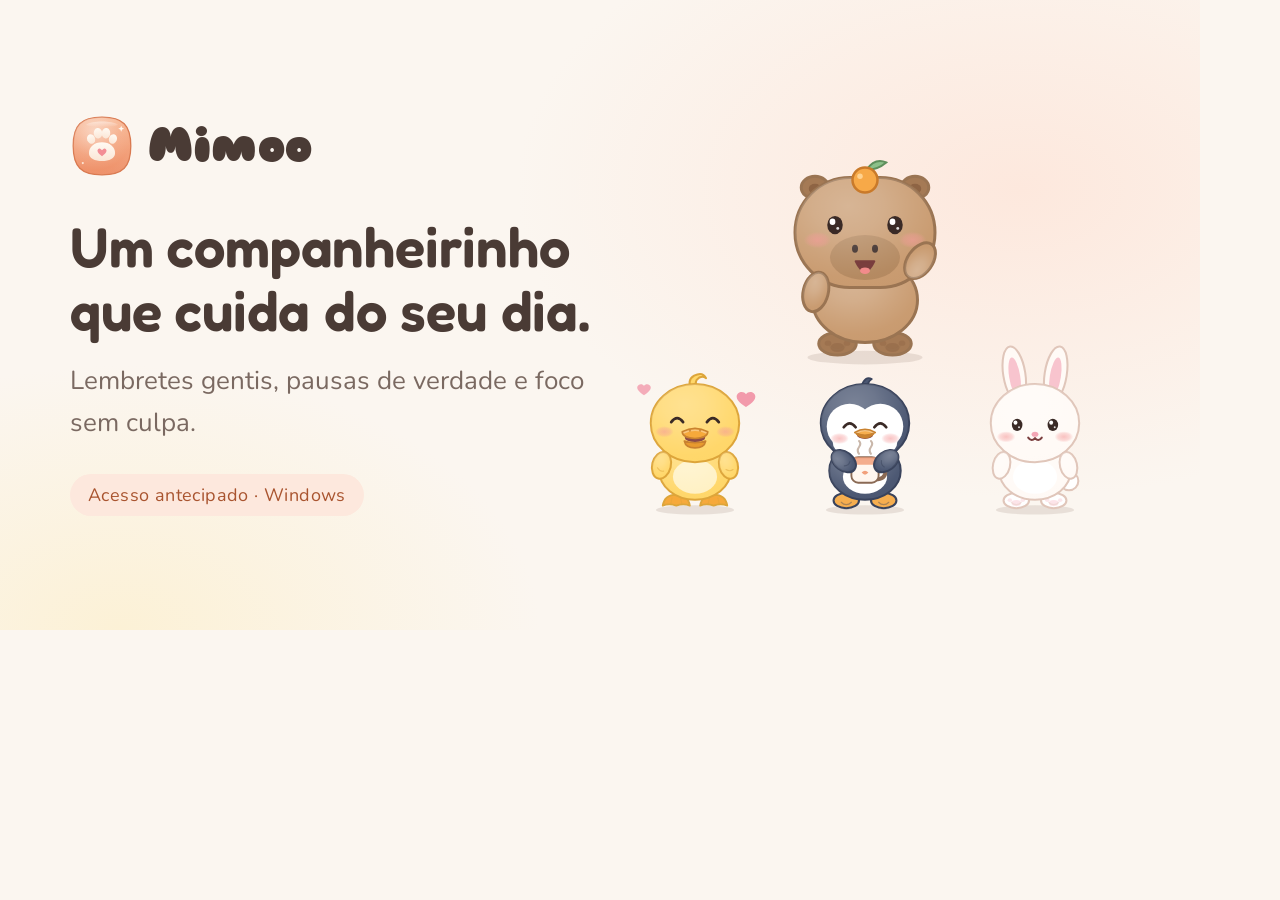
<file: og.html>
<!doctype html>
<html lang="pt-BR">
<head>
<meta charset="utf-8">
<meta name="viewport" content="width=device-width, initial-scale=1">
<title>Mimoo</title>
<meta name="description" content="">
<meta name="theme-color" content="#fbf6f0">
<meta property="og:type" content="website">
<meta property="og:title" content="Mimoo">
<meta property="og:description" content="">
<meta property="og:image" content="https://mimoo-app.github.io/mimoo-site/img/og.png">
<meta property="og:url" content="https://mimoo-app.github.io/mimoo-site/og.html">
<meta name="twitter:card" content="summary_large_image">
<link rel="icon" type="image/svg+xml" href="favicon.svg">
<link rel="icon" type="image/png" href="favicon.png">
<link rel="preload" href="fonts/fredoka-600.woff2" as="font" type="font/woff2" crossorigin>
<link rel="stylesheet" href="css/site.css">
<link rel="stylesheet" href="css/mascot.css">
<link rel="stylesheet" href="css/icons.css">
<link rel="stylesheet" href="css/brand.css">
</head>
<body>
<div class="og"><div class="og__copy"><span class="brand"><span class="mimoo-logo" style="width:64px;height:64px" aria-hidden="true"><svg xmlns="http://www.w3.org/2000/svg" viewBox="0 0 120 120">
  <defs>
    <linearGradient id="mimoo-logo-peach" x1="0" y1="0" x2="0" y2="1">
      <stop offset="0%" stop-color="#f8b996"/>
      <stop offset="100%" stop-color="#ee8f67"/>
    </linearGradient>
    <radialGradient id="mimoo-logo-light" cx="36%" cy="24%" r="110%">
      <stop offset="0%" stop-color="#fff" stop-opacity=".45"/>
      <stop offset="40%" stop-color="#fff" stop-opacity=".08"/>
      <stop offset="62%" stop-color="#fff" stop-opacity="0"/>
      <stop offset="100%" stop-color="#a9542f" stop-opacity=".2"/>
    </radialGradient>
    <linearGradient id="mimoo-logo-gloss" x1="0" y1="0" x2="0" y2="1">
      <stop offset="0%" stop-color="#fff" stop-opacity=".55"/>
      <stop offset="100%" stop-color="#fff" stop-opacity="0"/>
    </linearGradient>
    <linearGradient id="mimoo-logo-cream" x1="0" y1="0" x2="0" y2="1">
      <stop offset="0%" stop-color="#fffaf3"/>
      <stop offset="100%" stop-color="#fbe6d6"/>
    </linearGradient>
  </defs>
  <path d="M60 6C99 6 114 21 114 60C114 99 99 114 60 114C21 114 6 99 6 60C6 21 21 6 60 6Z" fill="url(#mimoo-logo-peach)" stroke="#d9784e" stroke-width="2.4"/>
  <path d="M60 6C99 6 114 21 114 60C114 99 99 114 60 114C21 114 6 99 6 60C6 21 21 6 60 6Z" fill="url(#mimoo-logo-light)"/>
  <path d="M30 20C42 12 78 12 90 20C82 26 38 26 30 20Z" fill="url(#mimoo-logo-gloss)" opacity=".8"/>
  <g transform="translate(-0.5 3)">
    <g fill="url(#mimoo-logo-cream)">
      <ellipse cx="40" cy="44" rx="7.5" ry="9" transform="rotate(-22 40 44)"/>
      <ellipse cx="53" cy="33" rx="8" ry="9.8" transform="rotate(-7 53 33)"/>
      <ellipse cx="68" cy="33" rx="8" ry="9.8" transform="rotate(7 68 33)"/>
      <ellipse cx="81" cy="44" rx="7.5" ry="9" transform="rotate(22 81 44)"/>
      <path d="M60.5 50C75 50 85 59 85 70C85 80 74 85 60.5 85C47 85 36 80 36 70C36 59 46 50 60.5 50Z"/>
    </g>
    <path d="M52 66C52 62 56 60 58.5 63L60.5 65L62.5 63C65 60 69 62 69 66C69 70 64 73.5 60.5 76C57 73.5 52 70 52 66Z" fill="#f38d95"/>
  </g>
  <path d="M96 22l1.6 4 4 1.6-4 1.6-1.6 4-1.6-4-4-1.6 4-1.6z" fill="#fff7ee"/>
  <circle cx="24" cy="92" r="2" fill="#fff7ee" opacity=".8"/>
</svg>
</span><span class="mimoo-wordmark">Mimoo</span></span><h1>Um companheirinho que cuida do seu dia.</h1><p>Lembretes gentis, pausas de verdade e foco sem culpa.</p><span class="pill">Acesso antecipado · Windows</span></div><div class="og__friends"><svg class="mascot mascot--static " data-motion="breathe" data-arms="wave" data-mouth="open" data-species="capybara" viewBox="0 0 200 200" width="250" height="250" role="img" aria-label="Capivara acenando"><defs><radialGradient id="shade-_R_6_" cx="38%" cy="26%" r="115%"><stop offset="0%" stop-color="#fff" stop-opacity="0.26"></stop><stop offset="22%" stop-color="#fff" stop-opacity="0.19"></stop><stop offset="42%" stop-color="#fff" stop-opacity="0.08"></stop><stop offset="56%" stop-color="#fff" stop-opacity="0.01"></stop><stop offset="64%" stop-color="#9A7452" stop-opacity="0.01"></stop><stop offset="80%" stop-color="#9A7452" stop-opacity="0.09"></stop><stop offset="100%" stop-color="#9A7452" stop-opacity="0.2"></stop></radialGradient><radialGradient id="blush-_R_6_"><stop offset="0%" stop-color="#F59C9C" stop-opacity="0.6"></stop><stop offset="65%" stop-color="#F59C9C" stop-opacity="0.34"></stop><stop offset="100%" stop-color="#F59C9C" stop-opacity="0"></stop></radialGradient></defs><ellipse class="m-shadow" cx="100" cy="194" rx="46" ry="5.5" fill="#5A3E2B" opacity="0.12"></ellipse><g class="m-figure"><g class="m-body"><g class="m-foot m-foot--l"><ellipse cx="78" cy="183" rx="15" ry="9" fill="#A57A55" stroke="#9A7452" stroke-width="2.4" stroke-linejoin="round"></ellipse><ellipse cx="78" cy="186" rx="5.6" ry="3.6" fill="#8E6444" opacity="0.45"></ellipse><ellipse cx="70.4" cy="182.5" rx="2.6" ry="2.1" fill="#8E6444" opacity="0.4"></ellipse><ellipse cx="85.6" cy="182.5" rx="2.6" ry="2.1" fill="#8E6444" opacity="0.4"></ellipse><path d="M72 185 q2.7 2.8 6 2.8 q3.3 0 6 -2.8" fill="none" stroke="#9A7452" stroke-width="1.3" stroke-linecap="round" opacity="0.4"></path></g><g class="m-foot m-foot--r"><ellipse cx="122" cy="183" rx="15" ry="9" fill="#A57A55" stroke="#9A7452" stroke-width="2.4" stroke-linejoin="round"></ellipse><ellipse cx="122" cy="186" rx="5.6" ry="3.6" fill="#8E6444" opacity="0.45"></ellipse><ellipse cx="114.4" cy="182.5" rx="2.6" ry="2.1" fill="#8E6444" opacity="0.4"></ellipse><ellipse cx="129.6" cy="182.5" rx="2.6" ry="2.1" fill="#8E6444" opacity="0.4"></ellipse><path d="M116 185 q2.7 2.8 6 2.8 q3.3 0 6 -2.8" fill="none" stroke="#9A7452" stroke-width="1.3" stroke-linecap="round" opacity="0.4"></path></g><ellipse cx="100" cy="148" rx="42" ry="34" fill="#C99B70" stroke="#9A7452" stroke-width="2.4" stroke-linejoin="round"></ellipse><ellipse cx="100" cy="148" rx="42" ry="34" fill="url(#shade-_R_6_)"></ellipse><g class="m-head"><ellipse cx="60" cy="58" rx="11" ry="9" fill="#A57A55" stroke="#9A7452" stroke-width="2.4" stroke-linejoin="round"></ellipse><ellipse cx="60" cy="59" rx="5" ry="4" fill="#8E6444"></ellipse><g transform="matrix(-1 0 0 1 200 0)"><ellipse cx="60" cy="58" rx="11" ry="9" fill="#A57A55" stroke="#9A7452" stroke-width="2.4" stroke-linejoin="round"></ellipse><ellipse cx="60" cy="59" rx="5" ry="4" fill="#8E6444"></ellipse></g><rect x="44" y="50" width="112" height="88" rx="44" fill="#C99B70" stroke="#9A7452" stroke-width="2.4" stroke-linejoin="round"></rect><ellipse cx="100" cy="114" rx="28" ry="18" fill="#A57A55" opacity="0.55"></ellipse><ellipse cx="92" cy="107" rx="2.4" ry="3.2" fill="#3A2A26"></ellipse><ellipse cx="108" cy="107" rx="2.4" ry="3.2" fill="#3A2A26"></ellipse><rect x="44" y="50" width="112" height="88" rx="44" fill="url(#shade-_R_6_)"></rect><g class="m-yuzu"><path d="M101 44 Q108 34 117 38 Q110 44 101 44 Z" fill="#8CC08A" stroke="#5E8F5C" stroke-width="1.6"></path><circle cx="100" cy="52" r="10" fill="#F7A948" stroke="#C97A2A" stroke-width="2"></circle><circle cx="96" cy="49" r="2.2" fill="#FFD28F"></circle></g><g class="m-blush" fill="url(#blush-_R_6_)"><ellipse cx="62" cy="100" rx="11" ry="6.6"></ellipse><ellipse cx="138" cy="100" rx="11" ry="6.6"></ellipse></g><g class="m-eyes m-eyes--open"><g transform="translate(76 88)"><ellipse rx="6.2" ry="7.3" fill="#3A2A26"></ellipse><ellipse cx="-2" cy="-2.7" rx="2.3" ry="2.6" fill="#fff"></ellipse><circle cx="2.2" cy="2.7" r="1.15" fill="#fff" opacity="0.85"></circle></g><g transform="translate(124 88)"><ellipse rx="6.2" ry="7.3" fill="#3A2A26"></ellipse><ellipse cx="-2" cy="-2.7" rx="2.3" ry="2.6" fill="#fff"></ellipse><circle cx="2.2" cy="2.7" r="1.15" fill="#fff" opacity="0.85"></circle></g></g><g transform="translate(0 8)"><path d="M92.5 109 Q100 125 107.5 109 Z" fill="#7A3E3E" stroke="#7A3E3E" stroke-width="1.5" stroke-linejoin="round"></path><ellipse cx="100" cy="116.5" rx="4" ry="2.6" fill="#F28B8B"></ellipse></g></g></g><g class="m-arms" style="--arm-l:14deg;--arm-r:-145deg"><g class="m-arm m-arm--l"><ellipse cx="64" cy="142" rx="10" ry="16" fill="#C99B70" stroke="#9A7452" stroke-width="2.4" stroke-linejoin="round"></ellipse><ellipse cx="64" cy="142" rx="10" ry="16" fill="url(#shade-_R_6_)"></ellipse></g><g class="m-arm m-arm--r"><ellipse cx="136" cy="142" rx="10" ry="16" fill="#C99B70" stroke="#9A7452" stroke-width="2.4" stroke-linejoin="round"></ellipse><ellipse cx="136" cy="142" rx="10" ry="16" fill="url(#shade-_R_6_)"></ellipse></g></g></g></svg><svg class="mascot mascot--static " data-motion="bounce" data-arms="rest" data-mouth="open" data-species="duck" viewBox="0 0 200 200" width="170" height="170" role="img" aria-label="Patinho feliz"><defs><radialGradient id="shade-_R_a_" cx="38%" cy="26%" r="115%"><stop offset="0%" stop-color="#fff" stop-opacity="0.26"></stop><stop offset="22%" stop-color="#fff" stop-opacity="0.19"></stop><stop offset="42%" stop-color="#fff" stop-opacity="0.08"></stop><stop offset="56%" stop-color="#fff" stop-opacity="0.01"></stop><stop offset="64%" stop-color="#DDA53A" stop-opacity="0.01"></stop><stop offset="80%" stop-color="#DDA53A" stop-opacity="0.09"></stop><stop offset="100%" stop-color="#DDA53A" stop-opacity="0.2"></stop></radialGradient><radialGradient id="blush-_R_a_"><stop offset="0%" stop-color="#F59C9C" stop-opacity="0.6"></stop><stop offset="65%" stop-color="#F59C9C" stop-opacity="0.34"></stop><stop offset="100%" stop-color="#F59C9C" stop-opacity="0"></stop></radialGradient></defs><ellipse class="m-shadow" cx="100" cy="194" rx="46" ry="5.5" fill="#5A3E2B" opacity="0.12"></ellipse><g class="m-figure"><g class="m-body"><g class="m-foot m-foot--l"><path d="M62 189 Q64 176 78 176 Q92 176 94 189 Q86.5 186 78 189 Q69.5 186 62 189 Z" fill="#F6A93B" stroke="#DDA53A" stroke-width="2" stroke-linejoin="round"></path><path d="M73 180 L71.5 187 M83 180 L84.5 187" fill="none" stroke="#DDA53A" stroke-width="1.3" stroke-linecap="round" opacity="0.4"></path></g><g class="m-foot m-foot--r"><path d="M106 189 Q108 176 122 176 Q136 176 138 189 Q130.5 186 122 189 Q113.5 186 106 189 Z" fill="#F6A93B" stroke="#DDA53A" stroke-width="2" stroke-linejoin="round"></path><path d="M117 180 L115.5 187 M127 180 L128.5 187" fill="none" stroke="#DDA53A" stroke-width="1.3" stroke-linecap="round" opacity="0.4"></path></g><ellipse cx="100" cy="148" rx="42" ry="34" fill="#FFD76A" stroke="#DDA53A" stroke-width="2.4" stroke-linejoin="round"></ellipse><ellipse cx="100" cy="155" rx="26" ry="20" fill="#FFF1C4"></ellipse><ellipse cx="100" cy="148" rx="42" ry="34" fill="url(#shade-_R_a_)"></ellipse><g class="m-head"><path class="m-crest" d="M96 54 Q90 41 99 36 Q109 31 113 39 Q107 35 102 41 Q99 46 104 54 Z" fill="#FFD76A" stroke="#DDA53A" stroke-width="2.4" stroke-linejoin="round"></path><ellipse cx="100" cy="92" rx="52" ry="46" fill="#FFD76A" stroke="#DDA53A" stroke-width="2.4" stroke-linejoin="round"></ellipse><ellipse cx="100" cy="92" rx="52" ry="46" fill="url(#shade-_R_a_)"></ellipse><g class="m-beak" style="--beak-open:5.5px"><ellipse cx="100" cy="109" rx="12" ry="5" fill="#8A4A48"></ellipse><path d="M85 102 Q100 94 115 102 Q115 109 100 110 Q85 109 85 102 Z" fill="#F6A93B" stroke="#C9822F" stroke-width="2" stroke-linejoin="round"></path><path d="M87 103.2 Q100 97.5 113 103.2" fill="none" stroke="#fff" stroke-width="1.7" stroke-linecap="round" opacity="0.35"></path><ellipse cx="94" cy="100.5" rx="1.3" ry="1.6" fill="#C9822F" opacity="0.8"></ellipse><ellipse cx="106" cy="100.5" rx="1.3" ry="1.6" fill="#C9822F" opacity="0.8"></ellipse><path class="m-beak-lower" d="M87.5 107.5 Q100 111.5 112.5 107.5 Q111 115.5 100 115.5 Q89 115.5 87.5 107.5 Z" fill="#E89A2E" stroke="#C9822F" stroke-width="2" stroke-linejoin="round"></path></g><g class="m-blush" fill="url(#blush-_R_a_)"><ellipse cx="64" cy="102" rx="11" ry="6.6"></ellipse><ellipse cx="136" cy="102" rx="11" ry="6.6"></ellipse></g><g class="m-eyes m-eyes--happy"><path transform="translate(79 88)" d="M-7 2.8 Q0 -6.6 7 2.8" fill="none" stroke="#3A2A26" stroke-width="3.2" stroke-linecap="round"></path><path transform="translate(121 88)" d="M-7 2.8 Q0 -6.6 7 2.8" fill="none" stroke="#3A2A26" stroke-width="3.2" stroke-linecap="round"></path></g></g></g><g class="m-arms" style="--arm-l:14deg;--arm-r:-14deg"><g class="m-arm m-arm--l"><ellipse cx="64" cy="142" rx="11" ry="16" fill="#FFD76A" stroke="#DDA53A" stroke-width="2.4" stroke-linejoin="round"></ellipse><ellipse cx="64" cy="142" rx="11" ry="16" fill="url(#shade-_R_a_)"></ellipse><path d="M60 146 q4 4 8 2" fill="none" stroke="#DDA53A" stroke-width="1.3" stroke-linecap="round" opacity="0.5"></path></g><g class="m-arm m-arm--r"><ellipse cx="136" cy="142" rx="11" ry="16" fill="#FFD76A" stroke="#DDA53A" stroke-width="2.4" stroke-linejoin="round"></ellipse><ellipse cx="136" cy="142" rx="11" ry="16" fill="url(#shade-_R_a_)"></ellipse><path d="M132 146 q4 4 8 2" fill="none" stroke="#DDA53A" stroke-width="1.3" stroke-linecap="round" opacity="0.5"></path></g></g><g class="m-fx m-fx--hearts" fill="#F29AAB"><path d="M160 58 c-3 -5 -11 -3 -11 3 c0 6 11 12 11 12 c0 0 11 -6 11 -12 c0 -6 -8 -8 -11 -3 z"></path><path d="M40 48 c-2 -3.5 -8 -2 -8 2 c0 4.5 8 9 8 9 c0 0 8 -4.5 8 -9 c0 -4 -6 -5.5 -8 -2 z" opacity="0.8"></path></g></g></svg><svg class="mascot mascot--static " data-motion="breathe" data-arms="hold" data-mouth="smile" data-species="penguin" viewBox="0 0 200 200" width="170" height="170" role="img" aria-label="Pinguim tomando café"><defs><radialGradient id="shade-_R_e_" cx="38%" cy="26%" r="115%"><stop offset="0%" stop-color="#fff" stop-opacity="0.26"></stop><stop offset="22%" stop-color="#fff" stop-opacity="0.19"></stop><stop offset="42%" stop-color="#fff" stop-opacity="0.08"></stop><stop offset="56%" stop-color="#fff" stop-opacity="0.01"></stop><stop offset="64%" stop-color="#39435C" stop-opacity="0.01"></stop><stop offset="80%" stop-color="#39435C" stop-opacity="0.09"></stop><stop offset="100%" stop-color="#39435C" stop-opacity="0.2"></stop></radialGradient><radialGradient id="blush-_R_e_"><stop offset="0%" stop-color="#F59C9C" stop-opacity="0.6"></stop><stop offset="65%" stop-color="#F59C9C" stop-opacity="0.34"></stop><stop offset="100%" stop-color="#F59C9C" stop-opacity="0"></stop></radialGradient></defs><ellipse class="m-shadow" cx="100" cy="194" rx="46" ry="5.5" fill="#5A3E2B" opacity="0.12"></ellipse><g class="m-figure"><g class="m-body"><g class="m-foot m-foot--l"><ellipse cx="78" cy="183" rx="15" ry="9" fill="#F6AE4F" stroke="#39435C" stroke-width="2.4" stroke-linejoin="round"></ellipse><ellipse cx="78" cy="186" rx="5.6" ry="3.6" fill="#F6AE4F" opacity="0.45"></ellipse><ellipse cx="70.4" cy="182.5" rx="2.6" ry="2.1" fill="#F6AE4F" opacity="0.4"></ellipse><ellipse cx="85.6" cy="182.5" rx="2.6" ry="2.1" fill="#F6AE4F" opacity="0.4"></ellipse><path d="M72 185 q2.7 2.8 6 2.8 q3.3 0 6 -2.8" fill="none" stroke="#39435C" stroke-width="1.3" stroke-linecap="round" opacity="0.4"></path></g><g class="m-foot m-foot--r"><ellipse cx="122" cy="183" rx="15" ry="9" fill="#F6AE4F" stroke="#39435C" stroke-width="2.4" stroke-linejoin="round"></ellipse><ellipse cx="122" cy="186" rx="5.6" ry="3.6" fill="#F6AE4F" opacity="0.45"></ellipse><ellipse cx="114.4" cy="182.5" rx="2.6" ry="2.1" fill="#F6AE4F" opacity="0.4"></ellipse><ellipse cx="129.6" cy="182.5" rx="2.6" ry="2.1" fill="#F6AE4F" opacity="0.4"></ellipse><path d="M116 185 q2.7 2.8 6 2.8 q3.3 0 6 -2.8" fill="none" stroke="#39435C" stroke-width="1.3" stroke-linecap="round" opacity="0.4"></path></g><ellipse cx="100" cy="148" rx="42" ry="34" fill="#4B5772" stroke="#39435C" stroke-width="2.4" stroke-linejoin="round"></ellipse><ellipse cx="100" cy="155" rx="26" ry="20" fill="#FFFFFF"></ellipse><ellipse cx="100" cy="148" rx="42" ry="34" fill="url(#shade-_R_e_)"></ellipse><g class="m-head"><path d="M96 48 Q100 36 108 40 Q102 44 104 50 Z" fill="#4B5772" stroke="#39435C" stroke-width="2" stroke-linejoin="round"></path><ellipse cx="100" cy="92" rx="52" ry="46" fill="#4B5772" stroke="#39435C" stroke-width="2.4" stroke-linejoin="round"></ellipse><circle cx="82" cy="96" r="27" fill="#FFFFFF"></circle><circle cx="118" cy="96" r="27" fill="#FFFFFF"></circle><ellipse cx="100" cy="114" rx="38" ry="22" fill="#FFFFFF"></ellipse><ellipse cx="100" cy="92" rx="52" ry="46" fill="url(#shade-_R_e_)"></ellipse><g class="m-beak" style="--beak-open:0px"><ellipse cx="100" cy="106" rx="9.5" ry="4.5" fill="#8A4A48"></ellipse><path d="M88 103 Q100 95.5 112 103 Q100 109.5 88 103 Z" fill="#F6AE4F" stroke="#C9822F" stroke-width="2" stroke-linejoin="round"></path><path d="M90 103.6 Q100 98 110 103.6" fill="none" stroke="#fff" stroke-width="1.6" stroke-linecap="round" opacity="0.35"></path><path class="m-beak-lower" d="M90 104.5 Q100 109 110 104.5 Q100 113.5 90 104.5 Z" fill="#E08F2F" stroke="#C9822F" stroke-width="2" stroke-linejoin="round"></path></g><g class="m-blush" fill="url(#blush-_R_e_)"><ellipse cx="70" cy="110" rx="11" ry="6.6"></ellipse><ellipse cx="130" cy="110" rx="11" ry="6.6"></ellipse></g><g class="m-eyes m-eyes--happy"><path transform="translate(82 94)" d="M-7 2.8 Q0 -6.6 7 2.8" fill="none" stroke="#3A2A26" stroke-width="3.2" stroke-linecap="round"></path><path transform="translate(118 94)" d="M-7 2.8 Q0 -6.6 7 2.8" fill="none" stroke="#3A2A26" stroke-width="3.2" stroke-linecap="round"></path></g></g></g><g class="m-prop"><path d="M112 140 q12 0 12 9 q0 9 -12 9" fill="none" stroke="#8A6A55" stroke-width="4.5"></path><rect x="84" y="132" width="32" height="30" rx="8" fill="#FFF6EE" stroke="#8A6A55" stroke-width="2.2" stroke-linejoin="round"></rect><rect x="84" y="132" width="32" height="9" rx="4" fill="#F2A07B" opacity="0.85"></rect><path d="M96 150 q4 -4 8 0 q-4 5 -8 0 z" fill="#F2A07B"></path><g class="m-steam" fill="none" stroke="#C9B7AA" stroke-width="2.4" stroke-linecap="round"><path d="M93 128 q-3 -4 0 -8 q3 -4 0 -7"></path><path d="M107 128 q-3 -4 0 -8 q3 -4 0 -7"></path></g></g><g class="m-arms" style="--arm-l:-52deg;--arm-r:52deg"><g class="m-arm m-arm--l"><ellipse cx="64" cy="142" rx="11" ry="16" fill="#4B5772" stroke="#39435C" stroke-width="2.4" stroke-linejoin="round"></ellipse><ellipse cx="64" cy="142" rx="11" ry="16" fill="url(#shade-_R_e_)"></ellipse><path d="M60 146 q4 4 8 2" fill="none" stroke="#39435C" stroke-width="1.3" stroke-linecap="round" opacity="0.5"></path></g><g class="m-arm m-arm--r"><ellipse cx="136" cy="142" rx="11" ry="16" fill="#4B5772" stroke="#39435C" stroke-width="2.4" stroke-linejoin="round"></ellipse><ellipse cx="136" cy="142" rx="11" ry="16" fill="url(#shade-_R_e_)"></ellipse><path d="M132 146 q4 4 8 2" fill="none" stroke="#39435C" stroke-width="1.3" stroke-linecap="round" opacity="0.5"></path></g></g></g></svg><svg class="mascot mascot--static " data-motion="breathe" data-arms="rest" data-mouth="smile" data-species="bunny" viewBox="0 0 200 200" width="170" height="170" role="img" aria-label="Coelho tranquilo"><defs><radialGradient id="shade-_R_i_" cx="38%" cy="26%" r="115%"><stop offset="0%" stop-color="#fff" stop-opacity="0.26"></stop><stop offset="22%" stop-color="#fff" stop-opacity="0.19"></stop><stop offset="42%" stop-color="#fff" stop-opacity="0.08"></stop><stop offset="56%" stop-color="#fff" stop-opacity="0.01"></stop><stop offset="64%" stop-color="#E0C6BA" stop-opacity="0.01"></stop><stop offset="80%" stop-color="#E0C6BA" stop-opacity="0.09"></stop><stop offset="100%" stop-color="#E0C6BA" stop-opacity="0.2"></stop></radialGradient><radialGradient id="blush-_R_i_"><stop offset="0%" stop-color="#F59C9C" stop-opacity="0.6"></stop><stop offset="65%" stop-color="#F59C9C" stop-opacity="0.34"></stop><stop offset="100%" stop-color="#F59C9C" stop-opacity="0"></stop></radialGradient></defs><ellipse class="m-shadow" cx="100" cy="194" rx="46" ry="5.5" fill="#5A3E2B" opacity="0.12"></ellipse><g class="m-figure"><g class="m-body"><circle cx="140" cy="160" r="11" fill="#fff" stroke="#E0C6BA" stroke-width="2.4" stroke-linejoin="round"></circle><g class="m-foot m-foot--l"><ellipse cx="78" cy="183" rx="15" ry="9" fill="#FFFFFF" stroke="#E0C6BA" stroke-width="2.4" stroke-linejoin="round"></ellipse><ellipse cx="78" cy="186" rx="5.6" ry="3.6" fill="#F8C4CE" opacity="0.45"></ellipse><ellipse cx="70.4" cy="182.5" rx="2.6" ry="2.1" fill="#F8C4CE" opacity="0.4"></ellipse><ellipse cx="85.6" cy="182.5" rx="2.6" ry="2.1" fill="#F8C4CE" opacity="0.4"></ellipse><path d="M72 185 q2.7 2.8 6 2.8 q3.3 0 6 -2.8" fill="none" stroke="#E0C6BA" stroke-width="1.3" stroke-linecap="round" opacity="0.4"></path></g><g class="m-foot m-foot--r"><ellipse cx="122" cy="183" rx="15" ry="9" fill="#FFFFFF" stroke="#E0C6BA" stroke-width="2.4" stroke-linejoin="round"></ellipse><ellipse cx="122" cy="186" rx="5.6" ry="3.6" fill="#F8C4CE" opacity="0.45"></ellipse><ellipse cx="114.4" cy="182.5" rx="2.6" ry="2.1" fill="#F8C4CE" opacity="0.4"></ellipse><ellipse cx="129.6" cy="182.5" rx="2.6" ry="2.1" fill="#F8C4CE" opacity="0.4"></ellipse><path d="M116 185 q2.7 2.8 6 2.8 q3.3 0 6 -2.8" fill="none" stroke="#E0C6BA" stroke-width="1.3" stroke-linecap="round" opacity="0.4"></path></g><ellipse cx="100" cy="148" rx="42" ry="34" fill="#FFFAF6" stroke="#E0C6BA" stroke-width="2.4" stroke-linejoin="round"></ellipse><ellipse cx="100" cy="155" rx="26" ry="20" fill="#FFFFFF"></ellipse><ellipse cx="100" cy="148" rx="42" ry="34" fill="url(#shade-_R_i_)"></ellipse><g class="m-head"><g transform="rotate(-9 80 62)"><ellipse cx="80" cy="34" rx="13" ry="33" fill="#FFFAF6" stroke="#E0C6BA" stroke-width="2.4" stroke-linejoin="round"></ellipse><ellipse cx="80" cy="37" rx="6.5" ry="23" fill="#F8C4CE"></ellipse></g><g transform="matrix(-1 0 0 1 200 0)"><g transform="rotate(-9 80 62)"><ellipse cx="80" cy="34" rx="13" ry="33" fill="#FFFAF6" stroke="#E0C6BA" stroke-width="2.4" stroke-linejoin="round"></ellipse><ellipse cx="80" cy="37" rx="6.5" ry="23" fill="#F8C4CE"></ellipse></g></g><ellipse cx="100" cy="92" rx="52" ry="46" fill="#FFFAF6" stroke="#E0C6BA" stroke-width="2.4" stroke-linejoin="round"></ellipse><ellipse cx="100" cy="105" rx="4" ry="3" fill="#F29AAB"></ellipse><ellipse cx="100" cy="92" rx="52" ry="46" fill="url(#shade-_R_i_)"></ellipse><g class="m-blush" fill="url(#blush-_R_i_)"><ellipse cx="66" cy="108" rx="11" ry="6.6"></ellipse><ellipse cx="134" cy="108" rx="11" ry="6.6"></ellipse></g><g class="m-eyes m-eyes--open"><g transform="translate(79 94)"><ellipse rx="6.2" ry="7.3" fill="#3A2A26"></ellipse><ellipse cx="-2" cy="-2.7" rx="2.3" ry="2.6" fill="#fff"></ellipse><circle cx="2.2" cy="2.7" r="1.15" fill="#fff" opacity="0.85"></circle></g><g transform="translate(121 94)"><ellipse rx="6.2" ry="7.3" fill="#3A2A26"></ellipse><ellipse cx="-2" cy="-2.7" rx="2.3" ry="2.6" fill="#fff"></ellipse><circle cx="2.2" cy="2.7" r="1.15" fill="#fff" opacity="0.85"></circle></g></g><path transform="translate(0 0)" d="M92 109 Q96 114.5 100 109.5 Q104 114.5 108 109" fill="none" stroke="#7A3E3E" stroke-width="2.4" stroke-linecap="round" stroke-linejoin="round"></path></g></g><g class="m-arms" style="--arm-l:14deg;--arm-r:-14deg"><g class="m-arm m-arm--l"><ellipse cx="64" cy="142" rx="10" ry="16" fill="#FFFAF6" stroke="#E0C6BA" stroke-width="2.4" stroke-linejoin="round"></ellipse><ellipse cx="64" cy="142" rx="10" ry="16" fill="url(#shade-_R_i_)"></ellipse></g><g class="m-arm m-arm--r"><ellipse cx="136" cy="142" rx="10" ry="16" fill="#FFFAF6" stroke="#E0C6BA" stroke-width="2.4" stroke-linejoin="round"></ellipse><ellipse cx="136" cy="142" rx="10" ry="16" fill="url(#shade-_R_i_)"></ellipse></g></g></g></svg></div></div>
</body>
</html>
</file>
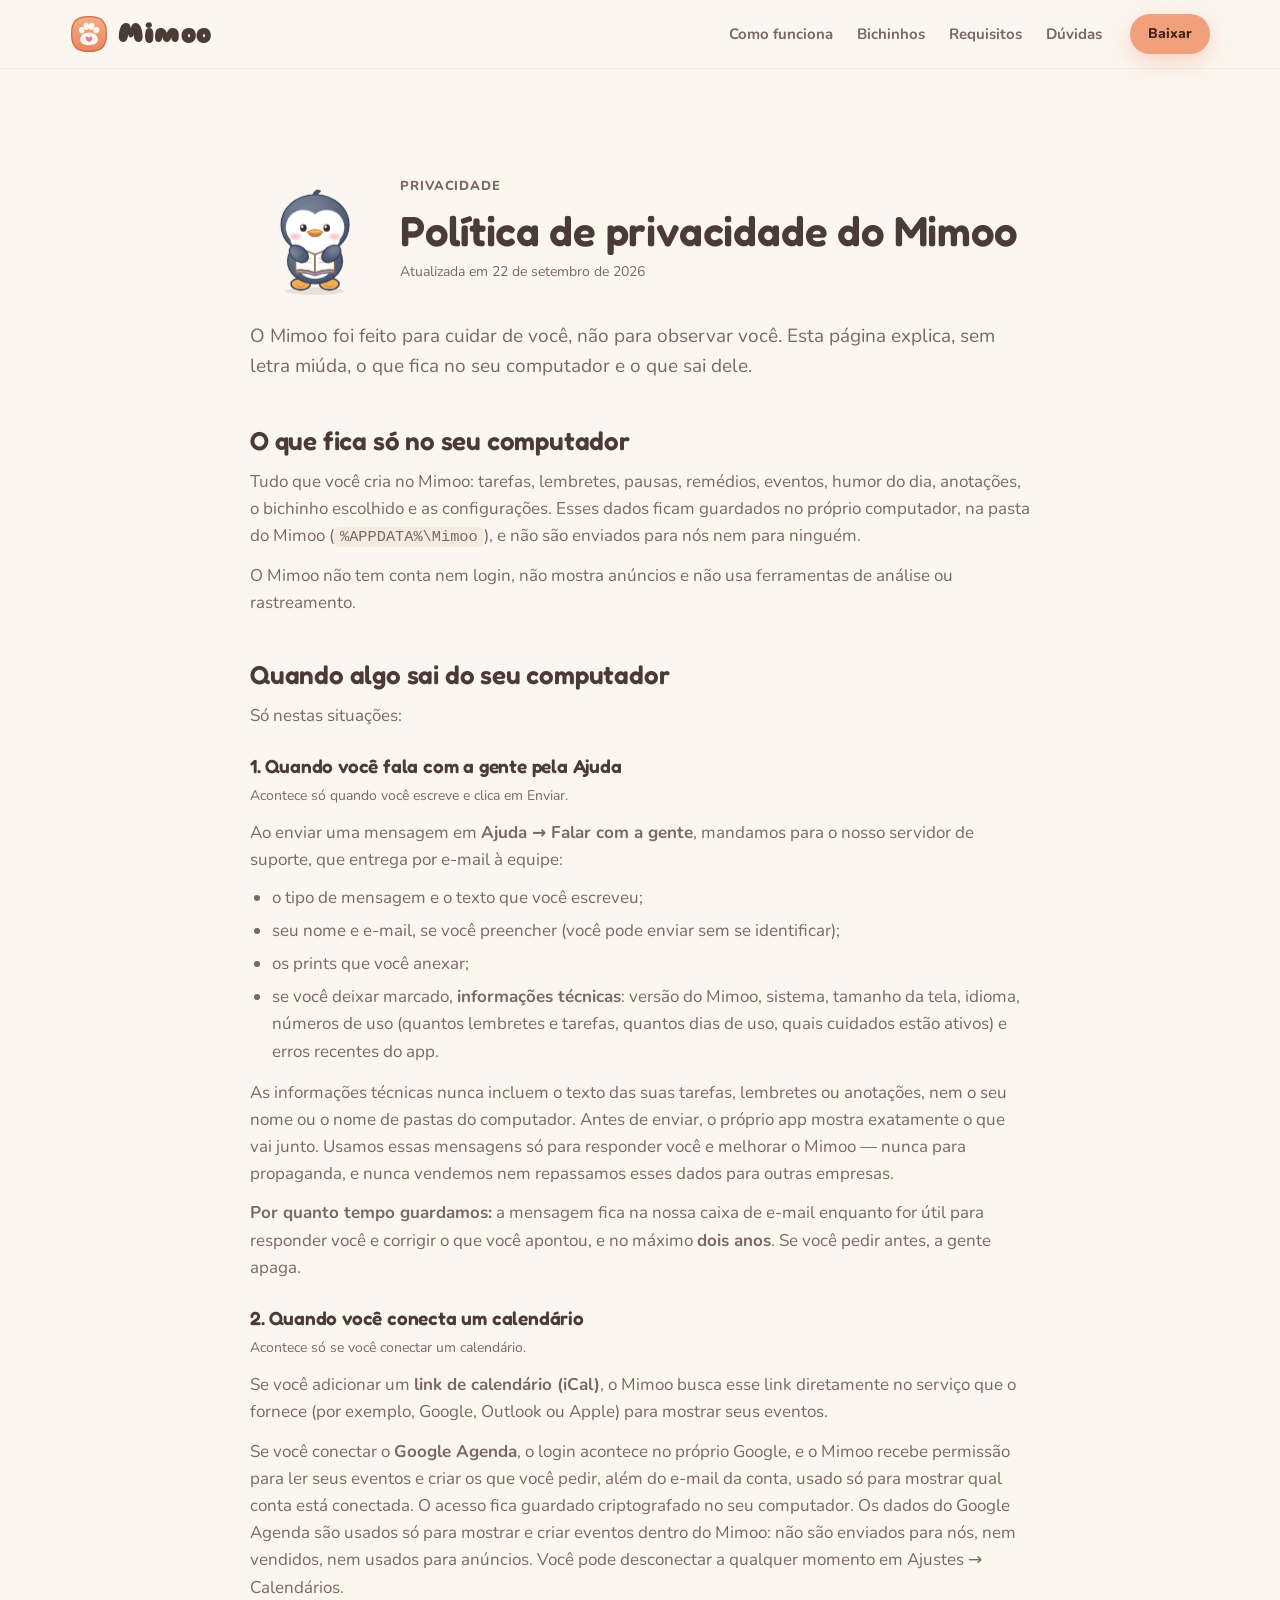
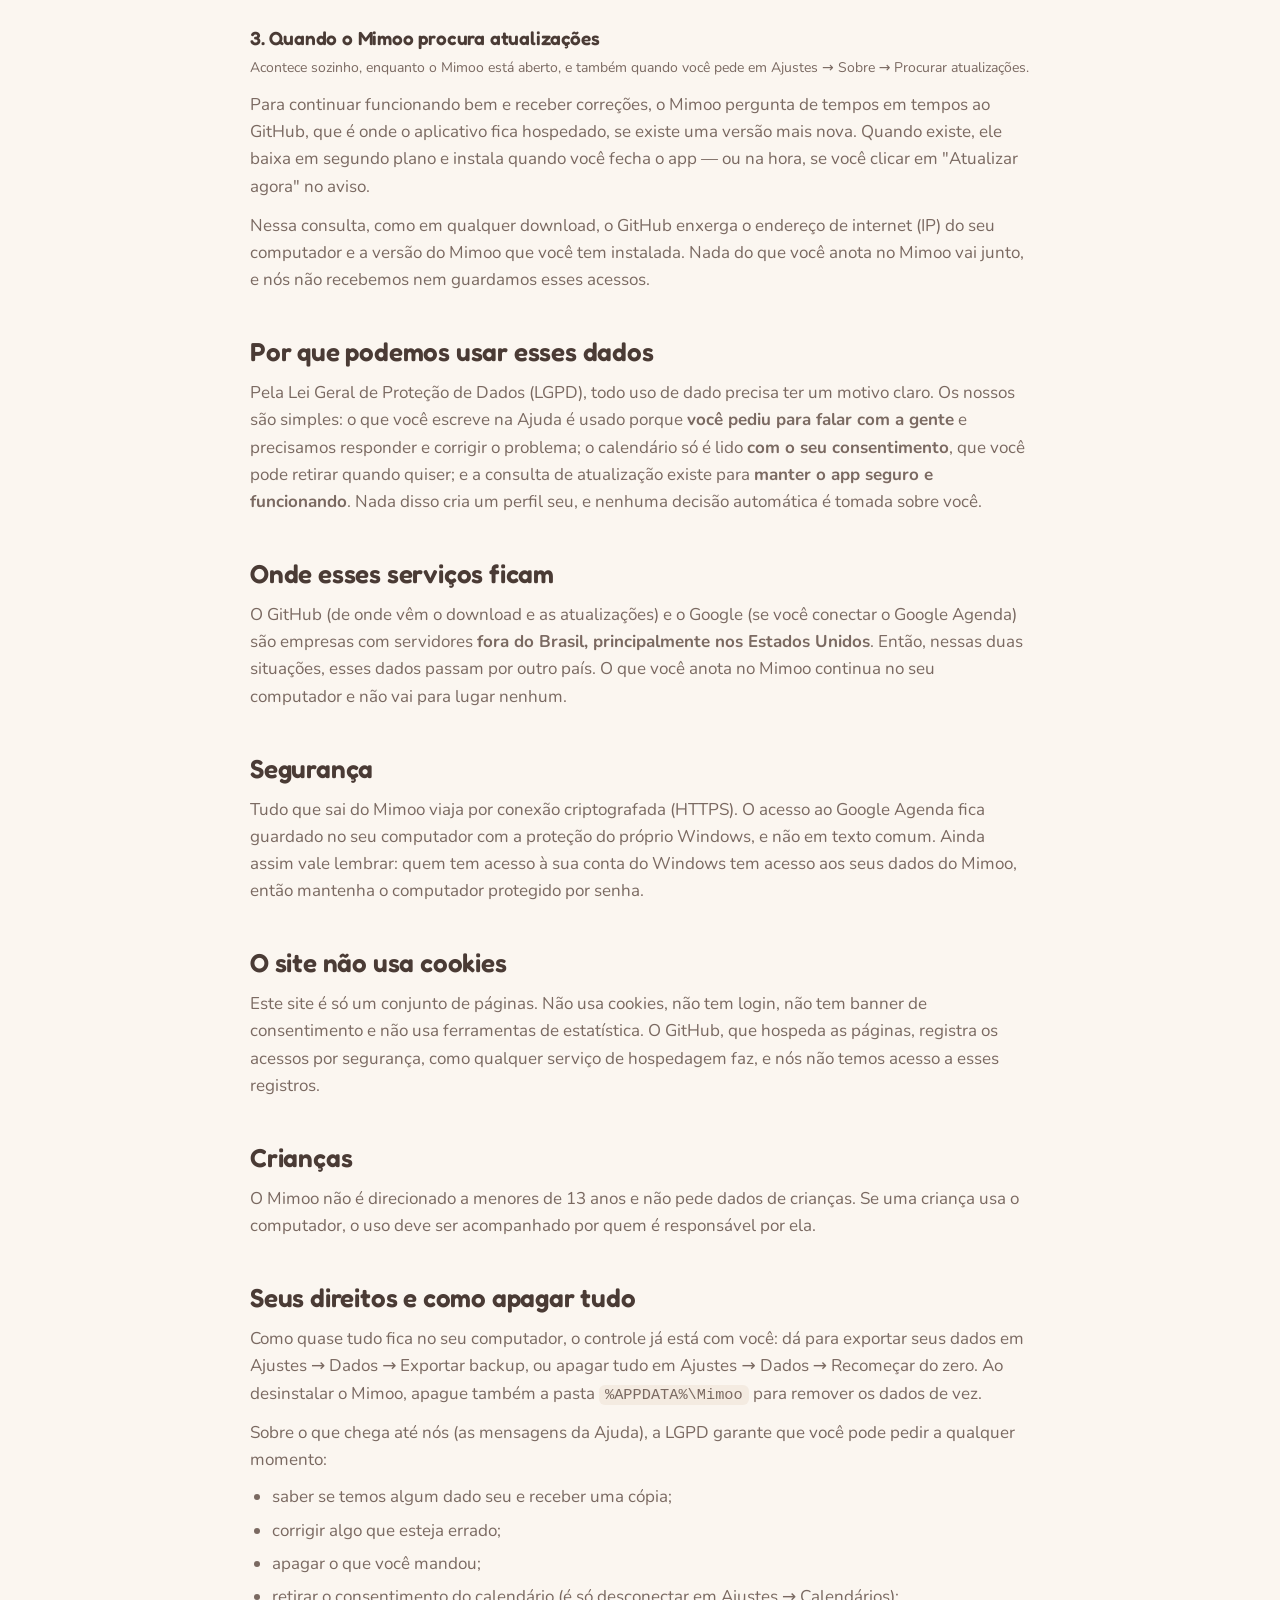
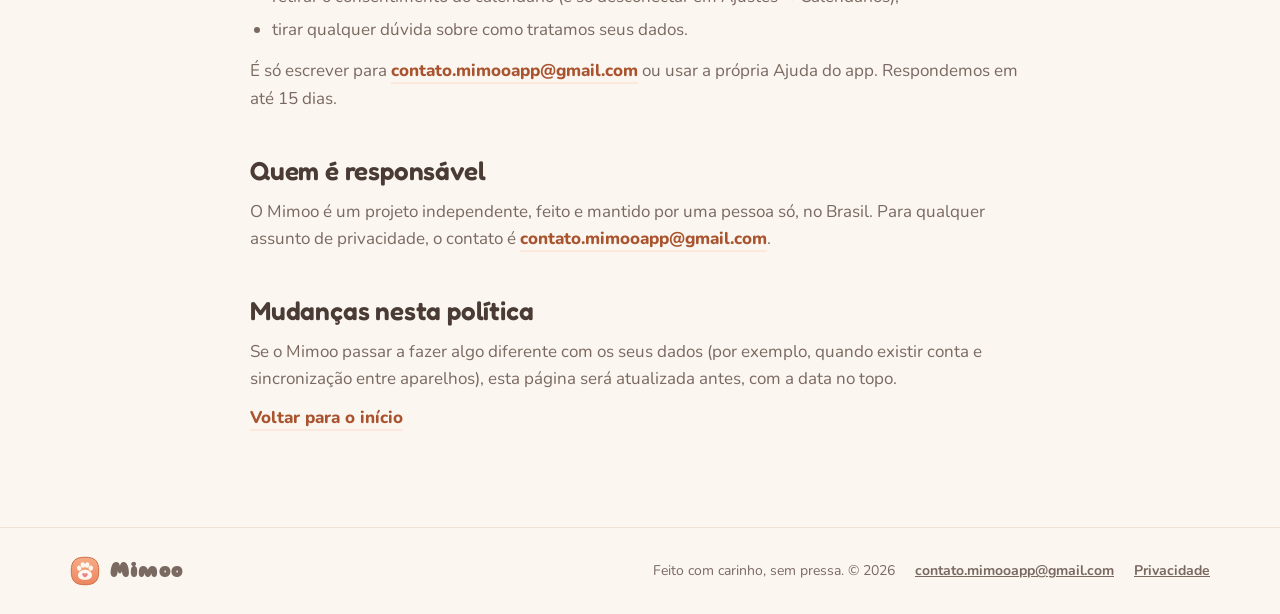
<file: privacidade.html>
<!doctype html>
<html lang="pt-BR">
<head>
<meta charset="utf-8">
<meta name="viewport" content="width=device-width, initial-scale=1">
<title>Privacidade · Mimoo</title>
<meta name="description" content="O que fica no seu computador e o que sai dele quando você usa o Mimoo.">
<meta name="theme-color" content="#fbf6f0">
<meta property="og:type" content="website">
<meta property="og:title" content="Privacidade · Mimoo">
<meta property="og:description" content="O que fica no seu computador e o que sai dele quando você usa o Mimoo.">
<meta property="og:image" content="https://mimoo-app.github.io/mimoo-site/img/og.png">
<meta property="og:url" content="https://mimoo-app.github.io/mimoo-site/privacidade.html">
<meta name="twitter:card" content="summary_large_image">
<link rel="icon" type="image/svg+xml" href="favicon.svg">
<link rel="icon" type="image/png" href="favicon.png">
<link rel="preload" href="fonts/fredoka-600.woff2" as="font" type="font/woff2" crossorigin>
<link rel="stylesheet" href="css/site.css">
<link rel="stylesheet" href="css/mascot.css">
<link rel="stylesheet" href="css/icons.css">
<link rel="stylesheet" href="css/brand.css">
</head>
<body>
<header class="nav"><div class="wrap nav__row"><a class="brand" href="index.html"><span class="mimoo-logo" style="width:38px;height:38px" aria-hidden="true"><svg xmlns="http://www.w3.org/2000/svg" viewBox="0 0 120 120">
  <!-- For 40px and below (tray, taskbar, favicon): no gloss or sparkles, a
       firmer outline and a slightly bigger paw, so it stays readable. -->
  <defs>
    <linearGradient id="mimoo-logo-sm-peach" x1="0" y1="0" x2="0" y2="1">
      <stop offset="0%" stop-color="#f6ac86"/>
      <stop offset="100%" stop-color="#ec8660"/>
    </linearGradient>
  </defs>
  <path d="M60 5C100 5 115 20 115 60C115 100 100 115 60 115C20 115 5 100 5 60C5 20 20 5 60 5Z" fill="url(#mimoo-logo-sm-peach)" stroke="#cf6e45" stroke-width="4"/>
  <g transform="translate(60 61) scale(1.14) translate(-60.5 -55)">
    <g fill="#fff8f0">
      <ellipse cx="40" cy="44" rx="7.5" ry="9" transform="rotate(-22 40 44)"/>
      <ellipse cx="53" cy="33" rx="8" ry="9.8" transform="rotate(-7 53 33)"/>
      <ellipse cx="68" cy="33" rx="8" ry="9.8" transform="rotate(7 68 33)"/>
      <ellipse cx="81" cy="44" rx="7.5" ry="9" transform="rotate(22 81 44)"/>
      <path d="M60.5 50C75 50 85 59 85 70C85 80 74 85 60.5 85C47 85 36 80 36 70C36 59 46 50 60.5 50Z"/>
    </g>
    <path d="M51 66C51 61.5 55.5 59.5 58.5 62.5L60.5 64.5L62.5 62.5C65.5 59.5 70 61.5 70 66C70 70.5 64.5 74.5 60.5 77C56.5 74.5 51 70.5 51 66Z" fill="#ef7f89"/>
  </g>
</svg>
</span><span class="mimoo-wordmark">Mimoo</span></a><nav class="nav__links" aria-label="Seções"><a href="index.html#como-funciona">Como funciona</a><a href="index.html#bichinhos">Bichinhos</a><a href="index.html#requisitos">Requisitos</a><a href="index.html#duvidas">Dúvidas</a></nav><a class="btn btn--primary btn--small" href="https://github.com/mimoo-app/mimoo-site/releases/download/v0.8.5/Mimoo-Setup-0.8.5.exe">Baixar</a></div></header><main class="section"><article class="wrap narrow legal"><div class="legal__head"><svg class="mascot  " data-motion="sway" data-arms="hold" data-mouth="smile" data-species="penguin" viewBox="0 0 200 200" width="130" height="130" role="img" aria-label="Pinguim lendo"><defs><radialGradient id="shade-_R_86_" cx="38%" cy="26%" r="115%"><stop offset="0%" stop-color="#fff" stop-opacity="0.26"></stop><stop offset="22%" stop-color="#fff" stop-opacity="0.19"></stop><stop offset="42%" stop-color="#fff" stop-opacity="0.08"></stop><stop offset="56%" stop-color="#fff" stop-opacity="0.01"></stop><stop offset="64%" stop-color="#39435C" stop-opacity="0.01"></stop><stop offset="80%" stop-color="#39435C" stop-opacity="0.09"></stop><stop offset="100%" stop-color="#39435C" stop-opacity="0.2"></stop></radialGradient><radialGradient id="blush-_R_86_"><stop offset="0%" stop-color="#F59C9C" stop-opacity="0.6"></stop><stop offset="65%" stop-color="#F59C9C" stop-opacity="0.34"></stop><stop offset="100%" stop-color="#F59C9C" stop-opacity="0"></stop></radialGradient></defs><ellipse class="m-shadow" cx="100" cy="194" rx="46" ry="5.5" fill="#5A3E2B" opacity="0.12"></ellipse><g class="m-figure"><g class="m-body"><g class="m-foot m-foot--l"><ellipse cx="78" cy="183" rx="15" ry="9" fill="#F6AE4F" stroke="#39435C" stroke-width="2.4" stroke-linejoin="round"></ellipse><ellipse cx="78" cy="186" rx="5.6" ry="3.6" fill="#F6AE4F" opacity="0.45"></ellipse><ellipse cx="70.4" cy="182.5" rx="2.6" ry="2.1" fill="#F6AE4F" opacity="0.4"></ellipse><ellipse cx="85.6" cy="182.5" rx="2.6" ry="2.1" fill="#F6AE4F" opacity="0.4"></ellipse><path d="M72 185 q2.7 2.8 6 2.8 q3.3 0 6 -2.8" fill="none" stroke="#39435C" stroke-width="1.3" stroke-linecap="round" opacity="0.4"></path></g><g class="m-foot m-foot--r"><ellipse cx="122" cy="183" rx="15" ry="9" fill="#F6AE4F" stroke="#39435C" stroke-width="2.4" stroke-linejoin="round"></ellipse><ellipse cx="122" cy="186" rx="5.6" ry="3.6" fill="#F6AE4F" opacity="0.45"></ellipse><ellipse cx="114.4" cy="182.5" rx="2.6" ry="2.1" fill="#F6AE4F" opacity="0.4"></ellipse><ellipse cx="129.6" cy="182.5" rx="2.6" ry="2.1" fill="#F6AE4F" opacity="0.4"></ellipse><path d="M116 185 q2.7 2.8 6 2.8 q3.3 0 6 -2.8" fill="none" stroke="#39435C" stroke-width="1.3" stroke-linecap="round" opacity="0.4"></path></g><ellipse cx="100" cy="148" rx="42" ry="34" fill="#4B5772" stroke="#39435C" stroke-width="2.4" stroke-linejoin="round"></ellipse><ellipse cx="100" cy="155" rx="26" ry="20" fill="#FFFFFF"></ellipse><ellipse cx="100" cy="148" rx="42" ry="34" fill="url(#shade-_R_86_)"></ellipse><g class="m-head"><path d="M96 48 Q100 36 108 40 Q102 44 104 50 Z" fill="#4B5772" stroke="#39435C" stroke-width="2" stroke-linejoin="round"></path><ellipse cx="100" cy="92" rx="52" ry="46" fill="#4B5772" stroke="#39435C" stroke-width="2.4" stroke-linejoin="round"></ellipse><circle cx="82" cy="96" r="27" fill="#FFFFFF"></circle><circle cx="118" cy="96" r="27" fill="#FFFFFF"></circle><ellipse cx="100" cy="114" rx="38" ry="22" fill="#FFFFFF"></ellipse><ellipse cx="100" cy="92" rx="52" ry="46" fill="url(#shade-_R_86_)"></ellipse><g class="m-beak" style="--beak-open:0px"><ellipse cx="100" cy="106" rx="9.5" ry="4.5" fill="#8A4A48"></ellipse><path d="M88 103 Q100 95.5 112 103 Q100 109.5 88 103 Z" fill="#F6AE4F" stroke="#C9822F" stroke-width="2" stroke-linejoin="round"></path><path d="M90 103.6 Q100 98 110 103.6" fill="none" stroke="#fff" stroke-width="1.6" stroke-linecap="round" opacity="0.35"></path><path class="m-beak-lower" d="M90 104.5 Q100 109 110 104.5 Q100 113.5 90 104.5 Z" fill="#E08F2F" stroke="#C9822F" stroke-width="2" stroke-linejoin="round"></path></g><g class="m-blush" fill="url(#blush-_R_86_)"><ellipse cx="70" cy="110" rx="11" ry="6.6"></ellipse><ellipse cx="130" cy="110" rx="11" ry="6.6"></ellipse></g><g class="m-eyes m-eyes--focus"><g transform="translate(82 94)"><ellipse cy="2.8" rx="5.1" ry="5.6" fill="#3A2A26"></ellipse><ellipse cx="-1.7" cy="0.8" rx="1.8" ry="2.1" fill="#fff"></ellipse></g><g transform="translate(118 94)"><ellipse cy="2.8" rx="5.1" ry="5.6" fill="#3A2A26"></ellipse><ellipse cx="-1.7" cy="0.8" rx="1.8" ry="2.1" fill="#fff"></ellipse></g></g></g></g><g class="m-prop m-prop--book"><path d="M100 138 Q86 130 70 132 L70 162 Q86 160 100 166 Z" fill="#FFFDF8" stroke="#8A6A55" stroke-width="2.2" stroke-linejoin="round"></path><path d="M100 138 Q114 130 130 132 L130 162 Q114 160 100 166 Z" fill="#FFFDF8" stroke="#8A6A55" stroke-width="2.2" stroke-linejoin="round"></path><path d="M70 162 Q86 160 100 166 Q114 160 130 162 L130 166 Q114 164 100 170 Q86 164 70 166 Z" fill="#A89BE0" stroke="#8A6A55" stroke-width="2.2" stroke-linejoin="round"></path><g stroke="#D8CCC2" stroke-width="1.8" stroke-linecap="round"><path d="M76 142 L94 144"></path><path d="M76 148 L94 150"></path><path d="M106 144 L124 142"></path><path d="M106 150 L124 148"></path></g></g><g class="m-arms" style="--arm-l:-52deg;--arm-r:52deg"><g class="m-arm m-arm--l"><ellipse cx="64" cy="142" rx="11" ry="16" fill="#4B5772" stroke="#39435C" stroke-width="2.4" stroke-linejoin="round"></ellipse><ellipse cx="64" cy="142" rx="11" ry="16" fill="url(#shade-_R_86_)"></ellipse><path d="M60 146 q4 4 8 2" fill="none" stroke="#39435C" stroke-width="1.3" stroke-linecap="round" opacity="0.5"></path></g><g class="m-arm m-arm--r"><ellipse cx="136" cy="142" rx="11" ry="16" fill="#4B5772" stroke="#39435C" stroke-width="2.4" stroke-linejoin="round"></ellipse><ellipse cx="136" cy="142" rx="11" ry="16" fill="url(#shade-_R_86_)"></ellipse><path d="M132 146 q4 4 8 2" fill="none" stroke="#39435C" stroke-width="1.3" stroke-linecap="round" opacity="0.5"></path></g></g></g></svg><div><p class="eyebrow">Privacidade</p><h1>Política de privacidade do Mimoo</h1><p class="fine">Atualizada em 22 de setembro de 2026</p></div></div><p class="lead">O Mimoo foi feito para cuidar de você, não para observar você. Esta página explica, sem letra miúda, o que fica no seu computador e o que sai dele.</p><h2>O que fica só no seu computador</h2><p>Tudo que você cria no Mimoo: tarefas, lembretes, pausas, remédios, eventos, humor do dia, anotações, o bichinho escolhido e as configurações. Esses dados ficam guardados no próprio computador, na pasta do Mimoo (<code>%APPDATA%\Mimoo</code>), e não são enviados para nós nem para ninguém.</p><p>O Mimoo não tem conta nem login, não mostra anúncios e não usa ferramentas de análise ou rastreamento.</p><h2>Quando algo sai do seu computador</h2><p>Só nestas situações:</p><h3>1. Quando você fala com a gente pela Ajuda</h3><p class="fine">Acontece só quando você escreve e clica em Enviar.</p><p>Ao enviar uma mensagem em <strong>Ajuda → Falar com a gente</strong>, mandamos para o nosso servidor de suporte, que entrega por e-mail à equipe:</p><ul><li>o tipo de mensagem e o texto que você escreveu;</li><li>seu nome e e-mail, se você preencher (você pode enviar sem se identificar);</li><li>os prints que você anexar;</li><li>se você deixar marcado, <strong>informações técnicas</strong>: versão do Mimoo, sistema, tamanho da tela, idioma, números de uso (quantos lembretes e tarefas, quantos dias de uso, quais cuidados estão ativos) e erros recentes do app.</li></ul><p>As informações técnicas nunca incluem o texto das suas tarefas, lembretes ou anotações, nem o seu nome ou o nome de pastas do computador. Antes de enviar, o próprio app mostra exatamente o que vai junto. Usamos essas mensagens só para responder você e melhorar o Mimoo — nunca para propaganda, e nunca vendemos nem repassamos esses dados para outras empresas.</p><p><strong>Por quanto tempo guardamos:</strong> a mensagem fica na nossa caixa de e-mail enquanto for útil para responder você e corrigir o que você apontou, e no máximo <strong>dois anos</strong>. Se você pedir antes, a gente apaga.</p><h3>2. Quando você conecta um calendário</h3><p class="fine">Acontece só se você conectar um calendário.</p><p>Se você adicionar um <strong>link de calendário (iCal)</strong>, o Mimoo busca esse link diretamente no serviço que o fornece (por exemplo, Google, Outlook ou Apple) para mostrar seus eventos.</p><p>Se você conectar o <strong>Google Agenda</strong>, o login acontece no próprio Google, e o Mimoo recebe permissão para ler seus eventos e criar os que você pedir, além do e-mail da conta, usado só para mostrar qual conta está conectada. O acesso fica guardado criptografado no seu computador. Os dados do Google Agenda são usados só para mostrar e criar eventos dentro do Mimoo: não são enviados para nós, nem vendidos, nem usados para anúncios. Você pode desconectar a qualquer momento em Ajustes → Calendários.</p><h3>3. Quando o Mimoo procura atualizações</h3><p class="fine">Acontece sozinho, enquanto o Mimoo está aberto, e também quando você pede em Ajustes → Sobre → Procurar atualizações.</p><p>Para continuar funcionando bem e receber correções, o Mimoo pergunta de tempos em tempos ao GitHub, que é onde o aplicativo fica hospedado, se existe uma versão mais nova. Quando existe, ele baixa em segundo plano e instala quando você fecha o app — ou na hora, se você clicar em &quot;Atualizar agora&quot; no aviso.</p><p>Nessa consulta, como em qualquer download, o GitHub enxerga o endereço de internet (IP) do seu computador e a versão do Mimoo que você tem instalada. Nada do que você anota no Mimoo vai junto, e nós não recebemos nem guardamos esses acessos.</p><h2>Por que podemos usar esses dados</h2><p>Pela Lei Geral de Proteção de Dados (LGPD), todo uso de dado precisa ter um motivo claro. Os nossos são simples: o que você escreve na Ajuda é usado porque <strong>você pediu para falar com a gente</strong> e precisamos responder e corrigir o problema; o calendário só é lido <strong>com o seu consentimento</strong>, que você pode retirar quando quiser; e a consulta de atualização existe para <strong>manter o app seguro e funcionando</strong>. Nada disso cria um perfil seu, e nenhuma decisão automática é tomada sobre você.</p><h2>Onde esses serviços ficam</h2><p>O GitHub (de onde vêm o download e as atualizações) e o Google (se você conectar o Google Agenda) são empresas com servidores <strong>fora do Brasil, principalmente nos Estados Unidos</strong>. Então, nessas duas situações, esses dados passam por outro país. O que você anota no Mimoo continua no seu computador e não vai para lugar nenhum.</p><h2>Segurança</h2><p>Tudo que sai do Mimoo viaja por conexão criptografada (HTTPS). O acesso ao Google Agenda fica guardado no seu computador com a proteção do próprio Windows, e não em texto comum. Ainda assim vale lembrar: quem tem acesso à sua conta do Windows tem acesso aos seus dados do Mimoo, então mantenha o computador protegido por senha.</p><h2>O site não usa cookies</h2><p>Este site é só um conjunto de páginas. Não usa cookies, não tem login, não tem banner de consentimento e não usa ferramentas de estatística. O GitHub, que hospeda as páginas, registra os acessos por segurança, como qualquer serviço de hospedagem faz, e nós não temos acesso a esses registros.</p><h2>Crianças</h2><p>O Mimoo não é direcionado a menores de 13 anos e não pede dados de crianças. Se uma criança usa o computador, o uso deve ser acompanhado por quem é responsável por ela.</p><h2>Seus direitos e como apagar tudo</h2><p>Como quase tudo fica no seu computador, o controle já está com você: dá para exportar seus dados em Ajustes → Dados → Exportar backup, ou apagar tudo em Ajustes → Dados → Recomeçar do zero. Ao desinstalar o Mimoo, apague também a pasta <code>%APPDATA%\Mimoo</code> para remover os dados de vez.</p><p>Sobre o que chega até nós (as mensagens da Ajuda), a LGPD garante que você pode pedir a qualquer momento:</p><ul><li>saber se temos algum dado seu e receber uma cópia;</li><li>corrigir algo que esteja errado;</li><li>apagar o que você mandou;</li><li>retirar o consentimento do calendário (é só desconectar em Ajustes → Calendários);</li><li>tirar qualquer dúvida sobre como tratamos seus dados.</li></ul><p>É só escrever para <a class="link" href="mailto:contato.mimooapp@gmail.com">contato.mimooapp@gmail.com</a> ou usar a própria Ajuda do app. Respondemos em até 15 dias.</p><h2>Quem é responsável</h2><p>O Mimoo é um projeto independente, feito e mantido por uma pessoa só, no Brasil. Para qualquer assunto de privacidade, o contato é <a class="link" href="mailto:contato.mimooapp@gmail.com">contato.mimooapp@gmail.com</a>.</p><h2>Mudanças nesta política</h2><p>Se o Mimoo passar a fazer algo diferente com os seus dados (por exemplo, quando existir conta e sincronização entre aparelhos), esta página será atualizada antes, com a data no topo.</p><p class="legal__back"><a class="link" href="index.html">Voltar para o início</a></p></article></main><footer class="footer"><div class="wrap footer__row"><span class="brand brand--small"><span class="mimoo-logo" style="width:30px;height:30px" aria-hidden="true"><svg xmlns="http://www.w3.org/2000/svg" viewBox="0 0 120 120">
  <!-- For 40px and below (tray, taskbar, favicon): no gloss or sparkles, a
       firmer outline and a slightly bigger paw, so it stays readable. -->
  <defs>
    <linearGradient id="mimoo-logo-sm-peach" x1="0" y1="0" x2="0" y2="1">
      <stop offset="0%" stop-color="#f6ac86"/>
      <stop offset="100%" stop-color="#ec8660"/>
    </linearGradient>
  </defs>
  <path d="M60 5C100 5 115 20 115 60C115 100 100 115 60 115C20 115 5 100 5 60C5 20 20 5 60 5Z" fill="url(#mimoo-logo-sm-peach)" stroke="#cf6e45" stroke-width="4"/>
  <g transform="translate(60 61) scale(1.14) translate(-60.5 -55)">
    <g fill="#fff8f0">
      <ellipse cx="40" cy="44" rx="7.5" ry="9" transform="rotate(-22 40 44)"/>
      <ellipse cx="53" cy="33" rx="8" ry="9.8" transform="rotate(-7 53 33)"/>
      <ellipse cx="68" cy="33" rx="8" ry="9.8" transform="rotate(7 68 33)"/>
      <ellipse cx="81" cy="44" rx="7.5" ry="9" transform="rotate(22 81 44)"/>
      <path d="M60.5 50C75 50 85 59 85 70C85 80 74 85 60.5 85C47 85 36 80 36 70C36 59 46 50 60.5 50Z"/>
    </g>
    <path d="M51 66C51 61.5 55.5 59.5 58.5 62.5L60.5 64.5L62.5 62.5C65.5 59.5 70 61.5 70 66C70 70.5 64.5 74.5 60.5 77C56.5 74.5 51 70.5 51 66Z" fill="#ef7f89"/>
  </g>
</svg>
</span><span class="mimoo-wordmark">Mimoo</span></span><span>Feito com carinho, sem pressa. © 2026</span><a href="mailto:contato.mimooapp@gmail.com">contato.mimooapp@gmail.com</a><a href="privacidade.html">Privacidade</a></div></footer>
</body>
</html>
</file>
<file: css/site.css>
/* Mimoo site. Same palette, type and roundness as the app (src/renderer/src/styles/tokens.css). */

@font-face { font-family: 'Nunito'; font-weight: 400; font-display: swap; src: url('../fonts/nunito-400.woff2') format('woff2'); }
@font-face { font-family: 'Nunito'; font-weight: 600; font-display: swap; src: url('../fonts/nunito-600.woff2') format('woff2'); }
@font-face { font-family: 'Nunito'; font-weight: 700; font-display: swap; src: url('../fonts/nunito-700.woff2') format('woff2'); }
@font-face { font-family: 'Nunito'; font-weight: 800; font-display: swap; src: url('../fonts/nunito-800.woff2') format('woff2'); }
@font-face { font-family: 'Fredoka'; font-weight: 500; font-display: swap; src: url('../fonts/fredoka-500.woff2') format('woff2'); }
@font-face { font-family: 'Fredoka'; font-weight: 600; font-display: swap; src: url('../fonts/fredoka-600.woff2') format('woff2'); }
@font-face { font-family: 'Sniglet'; font-weight: 800; font-display: swap; src: url('../fonts/sniglet-800.woff2') format('woff2'); }

:root {
  --font-body: 'Nunito', 'Segoe UI', system-ui, sans-serif;
  --font-display: 'Fredoka', 'Nunito', 'Segoe UI', system-ui, sans-serif;

  --bg: #fbf6f0;
  --bg-deep: #f4ebe1;
  --surface: #ffffff;
  --surface-2: #fffaf5;
  --border: #efe3d7;
  --text: #4a3b35;
  --text-2: #7a6961;
  --text-3: #a3948c;

  --peach: #f2a07b;
  --peach-soft: #fde8dd;
  --peach-ink: #a9542f;
  --sage: #7dbe9e;
  --sage-soft: #e2f3ea;
  --lavender: #a89be0;
  --lavender-soft: #eeeafb;
  --sky: #7db4e0;
  --sky-soft: #e3f0fa;
  --butter: #f2c45e;
  --butter-soft: #fcf1d6;
  --rose: #ee9ab4;
  --rose-soft: #fce7ee;

  --accent: var(--peach);
  --accent-soft: var(--peach-soft);
  --accent-ink: var(--peach-ink);
  --accent-contrast: #3e2418;

  --shadow-sm: 0 1px 2px rgba(110, 72, 48, 0.05), 0 2px 8px rgba(110, 72, 48, 0.05);
  --shadow-md: 0 2px 6px rgba(110, 72, 48, 0.05), 0 12px 30px rgba(110, 72, 48, 0.08);
  --shadow-lg: 0 10px 30px rgba(110, 72, 48, 0.12), 0 30px 70px rgba(110, 72, 48, 0.14);

  --radius-md: 16px;
  --radius-lg: 22px;
  --radius-xl: 30px;
  --ease-soft: cubic-bezier(0.34, 1.35, 0.64, 1);

  color-scheme: light;
}

@media (prefers-color-scheme: dark) {
  :root {
    --bg: #1d181b;
    --bg-deep: #161215;
    --surface: #272025;
    --surface-2: #2d252b;
    --border: #3a3136;
    --text: #f3e9e3;
    --text-2: #c7b8b0;
    --text-3: #938379;
    --peach-soft: #3d2a24;
    --peach-ink: #f7b596;
    --sage-soft: #233229;
    --lavender-soft: #2c2740;
    --sky-soft: #1f2d3a;
    --butter-soft: #3a3120;
    --rose-soft: #3b2530;
    --shadow-sm: 0 1px 2px rgba(0, 0, 0, 0.3);
    --shadow-md: 0 2px 6px rgba(0, 0, 0, 0.25), 0 12px 30px rgba(0, 0, 0, 0.3);
    --shadow-lg: 0 10px 30px rgba(0, 0, 0, 0.35), 0 30px 70px rgba(0, 0, 0, 0.35);
    color-scheme: dark;
  }
}

*,
*::before,
*::after {
  box-sizing: border-box;
}
html {
  scroll-behavior: smooth;
  scroll-padding-top: 84px;
}
body {
  margin: 0;
  background: var(--bg);
  color: var(--text);
  font-family: var(--font-body);
  font-size: 17px;
  line-height: 1.6;
  -webkit-font-smoothing: antialiased;
}
img {
  max-width: 100%;
  height: auto;
  display: block;
}
a {
  color: inherit;
}
h1,
h2,
h3 {
  font-family: var(--font-display);
  font-weight: 600;
  line-height: 1.15;
  margin: 0;
  letter-spacing: -0.2px;
}
h1 {
  font-size: clamp(34px, 5vw, 54px);
}
h2 {
  font-size: clamp(28px, 3.6vw, 40px);
}
h3 {
  font-size: 21px;
}
p {
  margin: 0;
}
code {
  font-size: 0.9em;
  padding: 1px 6px;
  border-radius: 6px;
  background: var(--bg-deep);
}

.wrap {
  width: min(1140px, 100% - 48px);
  margin-inline: auto;
}
.narrow {
  width: min(780px, 100% - 48px);
}
.eyebrow {
  font-size: 13px;
  font-weight: 800;
  letter-spacing: 0.9px;
  text-transform: uppercase;
  color: var(--accent-ink);
  margin-bottom: 10px;
}
.lead {
  font-size: 19px;
  color: var(--text-2);
}
.fine {
  font-size: 14px;
  color: var(--text-3);
}
.pill {
  display: inline-block;
  padding: 3px 11px;
  border-radius: 999px;
  background: var(--accent-soft);
  color: var(--accent-ink);
  font-size: 12px;
  letter-spacing: 0.4px;
  margin-right: 6px;
}
.pill--soft {
  background: var(--surface);
  border: 1px solid var(--border);
  color: var(--text-2);
}
.link {
  color: var(--accent-ink);
  font-weight: 800;
  text-decoration: none;
  border-bottom: 2px solid var(--accent-soft);
}
.link:hover {
  border-color: var(--accent);
}

/* ─── Buttons ──────────────────────────────────────────────────────────── */

.btn {
  display: inline-flex;
  align-items: center;
  gap: 10px;
  height: 52px;
  padding: 0 24px;
  border-radius: 999px;
  font-weight: 800;
  font-size: 16px;
  text-decoration: none;
  transition:
    transform 180ms var(--ease-soft),
    box-shadow 180ms ease,
    background-color 180ms ease;
}
.btn:hover {
  transform: translateY(-2px);
}
.btn:active {
  transform: translateY(0) scale(0.98);
}
.btn--primary {
  background: var(--accent);
  color: var(--accent-contrast);
  box-shadow: 0 8px 22px color-mix(in srgb, var(--accent) 38%, transparent);
}
.btn--ghost {
  background: var(--surface);
  border: 1px solid var(--border);
  box-shadow: var(--shadow-sm);
}
.btn--small {
  height: 40px;
  padding: 0 18px;
  font-size: 14px;
}
.btn--big {
  height: 60px;
  padding: 0 32px;
  font-size: 18px;
}
.btn:focus-visible,
.link:focus-visible,
summary:focus-visible {
  outline: 3px solid color-mix(in srgb, var(--accent) 55%, transparent);
  outline-offset: 3px;
}

/* ─── Nav ──────────────────────────────────────────────────────────────── */

.nav {
  position: sticky;
  top: 0;
  z-index: 10;
  background: color-mix(in srgb, var(--bg) 82%, transparent);
  backdrop-filter: blur(14px);
  border-bottom: 1px solid color-mix(in srgb, var(--border) 70%, transparent);
}
.nav__row {
  display: flex;
  align-items: center;
  gap: 28px;
  height: 68px;
}
.brand {
  display: inline-flex;
  align-items: center;
  gap: 10px;
  font-size: 26px;
  text-decoration: none;
}
.brand--small {
  font-size: 20px;
}
.nav__links {
  display: flex;
  gap: 24px;
  margin-left: auto;
}
.nav__links a {
  font-weight: 700;
  font-size: 15px;
  color: var(--text-2);
  text-decoration: none;
}
.nav__links a:hover {
  color: var(--text);
}

/* ─── Hero ─────────────────────────────────────────────────────────────── */

.hero {
  position: relative;
  overflow: hidden;
  padding: 56px 0 72px;
  background:
    radial-gradient(50% 60% at 85% 20%, var(--peach-soft), transparent 70%),
    radial-gradient(40% 50% at 5% 90%, var(--butter-soft), transparent 70%);
}
.hero__grid {
  display: grid;
  grid-template-columns: 1.05fr 1fr;
  gap: 40px;
  align-items: center;
}
.hero__copy h1 {
  margin-bottom: 18px;
}
.hero__copy .lead {
  max-width: 520px;
}
.hero__cta {
  display: flex;
  flex-wrap: wrap;
  gap: 12px;
  margin: 30px 0 16px;
}

.hero__scene {
  position: relative;
  height: 470px;
}
.scene__blob {
  position: absolute;
  left: 50%;
  top: 46%;
  width: 360px;
  height: 360px;
  transform: translate(-50%, -50%);
  border-radius: 46% 54% 52% 48% / 50% 46% 54% 50%;
  background: linear-gradient(150deg, var(--surface), var(--peach-soft));
  box-shadow: var(--shadow-md);
}
.scene__mascot {
  position: absolute;
  left: 50%;
  top: 46%;
  transform: translate(-50%, -52%);
}
.scene__bubble {
  position: absolute;
  top: 18px;
  left: 4%;
  z-index: 2;
  padding: 12px 18px;
  border-radius: 20px 20px 20px 6px;
  background: var(--surface);
  box-shadow: var(--shadow-md);
  font-weight: 800;
  font-size: 15px;
  animation: float 5s ease-in-out infinite;
}
.toast-mock {
  position: absolute;
  right: 0;
  bottom: 6px;
  z-index: 2;
  display: flex;
  gap: 10px;
  width: 330px;
  padding: 14px 16px 14px 8px;
  border-radius: 24px;
  background: var(--surface);
  border: 1px solid var(--border);
  box-shadow: var(--shadow-lg);
  animation: float 6s ease-in-out infinite 0.8s;
}
.toast-mock__kind {
  display: flex;
  align-items: center;
  gap: 5px;
  font-size: 11.5px;
  font-weight: 800;
  letter-spacing: 0.5px;
  text-transform: uppercase;
  color: #86640f;
}
@media (prefers-color-scheme: dark) {
  .toast-mock__kind {
    color: var(--butter);
  }
}
.toast-mock__title {
  font-family: var(--font-display);
  font-weight: 600;
  font-size: 18px;
  margin-top: 2px;
}
.toast-mock__text {
  font-size: 14px;
  line-height: 1.4;
  color: var(--text-2);
  margin: 2px 0 10px;
}
.toast-mock__actions {
  display: flex;
  gap: 6px;
}
.mini-btn {
  padding: 5px 12px;
  border-radius: 999px;
  background: var(--bg-deep);
  font-size: 12.5px;
  font-weight: 800;
}
.mini-btn--primary {
  background: var(--accent);
  color: var(--accent-contrast);
}
@keyframes float {
  0%,
  100% {
    transform: translateY(0);
  }
  50% {
    transform: translateY(-8px);
  }
}

/* ─── Principles ───────────────────────────────────────────────────────── */

.principles {
  border-block: 1px solid var(--border);
  background: var(--surface-2);
}
.principles__row {
  display: grid;
  grid-template-columns: repeat(3, 1fr);
  gap: 24px;
  padding: 28px 0;
}
.principles__row > div {
  display: flex;
  gap: 14px;
  align-items: flex-start;
}
.principles__row strong {
  display: block;
  font-family: var(--font-display);
  font-weight: 600;
  font-size: 18px;
}
.principles__row span {
  font-size: 15px;
  color: var(--text-2);
}

/* ─── Sections ─────────────────────────────────────────────────────────── */

.section {
  padding: 96px 0;
}
.section--tinted {
  background: var(--bg-deep);
}
.section__head {
  text-align: center;
  max-width: 680px;
  margin: 0 auto 48px;
}
.section__head h2 {
  margin-bottom: 14px;
}

.features {
  display: grid;
  grid-template-columns: repeat(3, 1fr);
  gap: 20px;
}
.feature {
  padding: 28px 26px;
  border-radius: var(--radius-xl);
  background: var(--surface);
  border: 1px solid var(--border);
  box-shadow: var(--shadow-sm);
  transition: transform 220ms var(--ease-soft), box-shadow 220ms ease;
}
.feature:hover {
  transform: translateY(-4px);
  box-shadow: var(--shadow-md);
}
.feature__icon {
  display: grid;
  place-items: center;
  width: 58px;
  height: 58px;
  border-radius: 18px;
  margin-bottom: 18px;
  background: var(--tint-soft, var(--accent-soft));
}
.feature h3 {
  margin-bottom: 8px;
}
.feature p {
  color: var(--text-2);
  font-size: 16px;
}
.tint-sky { --tint-soft: var(--sky-soft); }
.tint-butter { --tint-soft: var(--butter-soft); }
.tint-lavender { --tint-soft: var(--lavender-soft); }
.tint-peach { --tint-soft: var(--peach-soft); }
.tint-sage { --tint-soft: var(--sage-soft); }
.tint-rose { --tint-soft: var(--rose-soft); }

/* ─── Showcase ─────────────────────────────────────────────────────────── */

.showcase {
  display: grid;
  grid-template-columns: 0.8fr 1.2fr;
  gap: 56px;
  align-items: center;
}
.showcase--flip .showcase__copy {
  order: 2;
}
.showcase__copy h2 {
  margin-bottom: 16px;
}
.showcase__copy p {
  color: var(--text-2);
  margin-bottom: 12px;
}
.checks {
  list-style: none;
  padding: 0;
  margin: 20px 0 0;
  display: grid;
  gap: 10px;
  font-weight: 700;
}
.checks li {
  display: flex;
  align-items: center;
  gap: 10px;
}
.window-frame {
  margin: 0;
  border-radius: 18px;
  overflow: hidden;
  background: var(--surface);
  border: 1px solid var(--border);
  box-shadow: var(--shadow-lg);
}
.window-frame__bar {
  display: flex;
  gap: 7px;
  padding: 11px 14px;
  background: var(--surface-2);
  border-bottom: 1px solid var(--border);
}
.window-frame__bar i {
  width: 11px;
  height: 11px;
  border-radius: 50%;
  background: var(--border);
}

/* ─── Friends ──────────────────────────────────────────────────────────── */

.friends {
  display: grid;
  grid-template-columns: repeat(4, 1fr);
  gap: 20px;
}
.friend {
  margin: 0;
  display: flex;
  flex-direction: column;
  align-items: center;
  padding: 22px 16px 26px;
  border-radius: var(--radius-xl);
  background: var(--surface);
  border: 1px solid var(--border);
  box-shadow: var(--shadow-sm);
  text-align: center;
}
.friend figcaption strong {
  display: block;
  font-family: var(--font-display);
  font-weight: 600;
  font-size: 21px;
}
.friend figcaption span {
  font-size: 15px;
  color: var(--text-2);
}
.friends-soon {
  margin-top: 36px;
  text-align: center;
  color: var(--text-2);
  font-weight: 700;
}
.friends-soon__row {
  display: flex;
  flex-wrap: wrap;
  justify-content: center;
  gap: 10px;
  margin-top: 14px;
}
.friends-soon__row .mascot {
  opacity: 0.45;
  filter: saturate(0.5);
}

/* ─── Privacy band ─────────────────────────────────────────────────────── */

.privacy-band {
  display: flex;
  align-items: center;
  gap: 40px;
  padding: 36px 44px;
  border-radius: var(--radius-xl);
  background: linear-gradient(120deg, var(--sage-soft), var(--surface) 70%);
  border: 1px solid var(--border);
}
.privacy-band h2 {
  margin-bottom: 12px;
}
.privacy-band p {
  color: var(--text-2);
  margin-bottom: 16px;
  max-width: 640px;
}

/* ─── FAQ ──────────────────────────────────────────────────────────────── */

.faq {
  display: grid;
  gap: 10px;
}
.faq details {
  border-radius: 18px;
  background: var(--surface);
  border: 1px solid var(--border);
}
.faq summary {
  cursor: pointer;
  list-style: none;
  display: flex;
  justify-content: space-between;
  align-items: center;
  gap: 16px;
  padding: 18px 22px;
  font-weight: 800;
  border-radius: 18px;
}
.faq summary::-webkit-details-marker {
  display: none;
}
.faq summary::after {
  content: '';
  flex-shrink: 0;
  width: 9px;
  height: 9px;
  border-right: 2.5px solid var(--text-2);
  border-bottom: 2.5px solid var(--text-2);
  transform: rotate(45deg) translateY(-3px);
  transition: transform 220ms var(--ease-soft);
}
.faq details[open] summary::after {
  transform: rotate(-135deg) translateY(-3px);
}
.faq details p {
  padding: 0 22px 20px;
  color: var(--text-2);
}

/* ─── Final CTA ────────────────────────────────────────────────────────── */

.final {
  display: flex;
  flex-direction: column;
  align-items: center;
  text-align: center;
  gap: 14px;
}
.final .lead {
  margin-bottom: 14px;
}

/* ─── Footer ───────────────────────────────────────────────────────────── */

.footer {
  border-top: 1px solid var(--border);
  padding: 28px 0;
  font-size: 14px;
  color: var(--text-2);
}
.footer__row {
  display: flex;
  align-items: center;
  gap: 20px;
}
.footer__row > :nth-child(2) {
  margin-left: auto;
}
.footer a {
  font-weight: 700;
}

/* ─── Legal page ───────────────────────────────────────────────────────── */

.legal__head {
  display: flex;
  align-items: center;
  gap: 20px;
  margin-bottom: 26px;
}
.legal h1 {
  font-size: clamp(30px, 4vw, 42px);
  margin-bottom: 6px;
}
.legal h2 {
  font-size: 26px;
  margin: 44px 0 12px;
}
.legal h3 {
  font-size: 19px;
  margin: 26px 0 8px;
}
.legal p,
.legal li {
  color: var(--text-2);
}
.legal p + p {
  margin-top: 12px;
}
.legal ul {
  padding-left: 22px;
  margin: 10px 0 14px;
}
.legal li + li {
  margin-top: 6px;
}
.legal__back {
  margin-top: 48px;
}

/* ─── Small screens ────────────────────────────────────────────────────── */

@media (max-width: 900px) {
  .hero__grid,
  .showcase {
    grid-template-columns: 1fr;
  }
  .hero__scene {
    height: 440px;
    max-width: 440px;
    width: 100%;
    margin: 0 auto;
  }
  .showcase--flip .showcase__copy {
    order: 0;
  }
  .features {
    grid-template-columns: 1fr 1fr;
  }
  .friends {
    grid-template-columns: 1fr 1fr;
  }
  .section {
    padding: 72px 0;
  }
}
@media (max-width: 640px) {
  body {
    font-size: 16px;
  }
  .nav__links {
    display: none;
  }
  .nav__row .btn {
    margin-left: auto;
  }
  .principles__row,
  .features {
    grid-template-columns: 1fr;
  }
  .hero__scene {
    height: 400px;
  }
  .scene__blob {
    width: 280px;
    height: 280px;
  }
  .scene__mascot {
    width: 230px;
    height: 230px;
  }
  .toast-mock {
    width: 290px;
    right: 50%;
    transform: translateX(50%);
    animation: none;
  }
  .privacy-band {
    flex-direction: column;
    text-align: center;
    padding: 30px 24px;
  }
  .footer__row {
    flex-wrap: wrap;
    justify-content: center;
    text-align: center;
  }
  .footer__row > :nth-child(2) {
    margin-left: 0;
  }
  .legal__head {
    flex-direction: column;
    text-align: center;
  }
}

@media (prefers-reduced-motion: reduce) {
  html {
    scroll-behavior: auto;
  }
  .scene__bubble,
  .toast-mock {
    animation: none;
  }
}

/* ─── Link preview card (og.html → img/og.png) ─────────────────────────── */

.og {
  width: 1200px;
  height: 630px;
  display: grid;
  grid-template-columns: 1fr 1fr;
  align-items: center;
  padding: 0 70px;
  overflow: hidden;
  color-scheme: light;
  color: #4a3b35;
  background:
    radial-gradient(60% 70% at 85% 30%, #fde8dd, transparent 70%),
    radial-gradient(50% 60% at 10% 100%, #fcf1d6, transparent 70%),
    #fbf6f0;
}
.og .brand {
  font-size: 46px;
  gap: 14px;
}
.og h1 {
  font-size: 56px;
  margin: 28px 0 18px;
}
.og p {
  font-size: 26px;
  color: #7a6961;
  margin-bottom: 30px;
}
.og .pill {
  font-size: 18px;
  padding: 7px 18px;
  background: #fde8dd;
  color: #a9542f;
}
.og__friends {
  display: grid;
  grid-template-columns: repeat(3, auto);
  justify-content: center;
  align-items: end;
}
.og__friends > :first-child {
  grid-column: 1 / -1;
  justify-self: center;
  margin-bottom: -20px;
}

/* ─── Requirements ─────────────────────────────────────────────────────── */

.reqs {
  border-radius: var(--radius-xl);
  background: var(--surface);
  border: 1px solid var(--border);
  box-shadow: var(--shadow-sm);
  overflow: hidden;
}
.reqs__row {
  display: grid;
  grid-template-columns: 0.8fr 1fr 1fr;
  gap: 16px;
  padding: 14px 24px;
  border-top: 1px solid var(--border);
  font-size: 16px;
}
.reqs__row:first-child {
  border-top: none;
}
.reqs__head {
  background: var(--surface-2);
  font-size: 13px;
  font-weight: 800;
  letter-spacing: 0.6px;
  text-transform: uppercase;
  color: var(--accent-ink);
}
.reqs__row > span {
  color: var(--text-2);
}
.reqs__both {
  grid-column: 2 / -1;
}

/* ─── FAQ groups ───────────────────────────────────────────────────────── */

.faq-group + .faq-group {
  margin-top: 36px;
}
.faq-group h3 {
  font-size: 19px;
  margin-bottom: 12px;
  color: var(--text-2);
}

@media (max-width: 640px) {
  .reqs__row {
    grid-template-columns: 1fr 1fr;
    padding: 12px 16px;
  }
  .reqs__row > strong {
    grid-column: 1 / -1;
  }
  .reqs__head > :first-child {
    display: none;
  }
  .reqs__both {
    grid-column: 1 / -1;
  }
}
</file>
<file: css/mascot.css>
.mascot {
  overflow: visible;
  display: block;
  user-select: none;
  -webkit-user-select: none;
}

.mascot g,
.mascot ellipse,
.mascot path,
.mascot rect,
.mascot circle,
.mascot text {
  transform-box: view-box;
}

/* Pose change: a tiny, soft pop. */
.m-figure {
  transform-origin: 100px 190px;
  animation: m-pop 420ms cubic-bezier(0.34, 1.56, 0.64, 1) both;
}

@keyframes m-pop {
  0% {
    transform: scale(0.94, 0.96);
  }
  100% {
    transform: scale(1);
  }
}

.m-body,
.m-arms {
  transform-origin: 100px 186px;
}

/* ─── Arms ───────────────────────────────────────────────────────────────── */

.m-arm {
  transition: transform 520ms cubic-bezier(0.34, 1.4, 0.64, 1);
}
.m-arm--l {
  transform-origin: 64px 128px;
  transform: rotate(var(--arm-l));
}
.m-arm--r {
  transform-origin: 136px 128px;
  transform: rotate(var(--arm-r));
}

.mascot[data-arms='wave'] .m-arm--r {
  animation: m-wave 1.1s ease-in-out infinite;
}
@keyframes m-wave {
  0%,
  100% {
    transform: rotate(-150deg);
  }
  50% {
    transform: rotate(-118deg);
  }
}

.mascot[data-arms='up'] .m-arm--l {
  animation: m-up-l 1.6s ease-in-out infinite;
}
.mascot[data-arms='up'] .m-arm--r {
  animation: m-up-r 1.6s ease-in-out infinite;
}
@keyframes m-up-l {
  0%,
  100% {
    transform: rotate(128deg);
  }
  50% {
    transform: rotate(140deg);
  }
}
@keyframes m-up-r {
  0%,
  100% {
    transform: rotate(-128deg);
  }
  50% {
    transform: rotate(-140deg);
  }
}

.mascot[data-arms='type'] .m-arm--l {
  animation: m-type-l 0.5s ease-in-out infinite;
}
.mascot[data-arms='type'] .m-arm--r {
  animation: m-type-r 0.5s ease-in-out infinite 0.25s;
}
@keyframes m-type-l {
  0%,
  100% {
    transform: rotate(-40deg);
  }
  50% {
    transform: rotate(-32deg);
  }
}
@keyframes m-type-r {
  0%,
  100% {
    transform: rotate(40deg);
  }
  50% {
    transform: rotate(32deg);
  }
}

.mascot[data-arms='write'] .m-arm--r,
.mascot[data-arms='write'] .m-pencil {
  animation: m-write 0.9s ease-in-out infinite;
}
@keyframes m-write {
  0%,
  100% {
    transform: rotate(48deg);
  }
  50% {
    transform: rotate(42deg);
  }
}
.mascot[data-arms='write'] .m-pencil {
  animation: m-pencil 0.9s ease-in-out infinite;
}
@keyframes m-pencil {
  0%,
  100% {
    translate: 0 0;
  }
  50% {
    translate: -4px 1px;
  }
}

.mascot[data-arms='swing'] .m-arm--l {
  animation: m-swing-l 0.8s ease-in-out infinite;
}
.mascot[data-arms='swing'] .m-arm--r {
  animation: m-swing-r 0.8s ease-in-out infinite;
}
@keyframes m-swing-l {
  0%,
  100% {
    transform: rotate(28deg);
  }
  50% {
    transform: rotate(-10deg);
  }
}
@keyframes m-swing-r {
  0%,
  100% {
    transform: rotate(10deg);
  }
  50% {
    transform: rotate(-28deg);
  }
}

/* ─── Body motion ────────────────────────────────────────────────────────── */

.mascot[data-motion='breathe'] .m-body,
.mascot[data-motion='breathe'] .m-arms {
  animation: m-breathe 3.6s ease-in-out infinite;
}
@keyframes m-breathe {
  0%,
  100% {
    transform: scale(1, 1);
  }
  50% {
    transform: scale(1.012, 1.028);
  }
}

.mascot[data-motion='sleep'] .m-body,
.mascot[data-motion='sleep'] .m-arms {
  animation: m-breathe 5s ease-in-out infinite;
}

.mascot[data-motion='deep'] .m-body,
.mascot[data-motion='deep'] .m-arms {
  animation: m-deep 6s ease-in-out infinite;
}
@keyframes m-deep {
  0%,
  100% {
    transform: scale(1, 1);
  }
  45% {
    transform: scale(1.04, 1.06);
  }
  60% {
    transform: scale(1.04, 1.06);
  }
}

.mascot[data-motion='bounce'] .m-figure {
  animation:
    m-pop 420ms cubic-bezier(0.34, 1.56, 0.64, 1) both,
    m-bounce 0.9s cubic-bezier(0.34, 1.3, 0.64, 1) 0.2s 3;
}
@keyframes m-bounce {
  0%,
  100% {
    transform: translateY(0) scale(1, 1);
  }
  15% {
    transform: translateY(0) scale(1.05, 0.95);
  }
  45% {
    transform: translateY(-12px) scale(0.98, 1.03);
  }
  75% {
    transform: translateY(0) scale(1.03, 0.97);
  }
}

.mascot[data-motion='sway'] .m-figure {
  animation:
    m-pop 420ms cubic-bezier(0.34, 1.56, 0.64, 1) both,
    m-sway 4.2s ease-in-out 0.4s infinite;
}
@keyframes m-sway {
  0%,
  100% {
    transform: rotate(-2.5deg);
  }
  50% {
    transform: rotate(2.5deg);
  }
}

.mascot[data-motion='stretch'] .m-body {
  animation: m-stretch 1.6s ease-in-out infinite;
}
.mascot[data-motion='stretch'] .m-arms {
  animation: m-stretch 1.6s ease-in-out infinite;
}
@keyframes m-stretch {
  0%,
  100% {
    transform: scale(1, 1);
  }
  50% {
    transform: scale(0.97, 1.07);
  }
}

.mascot[data-motion='walk'] .m-figure {
  animation:
    m-pop 420ms cubic-bezier(0.34, 1.56, 0.64, 1) both,
    m-walk 0.8s ease-in-out infinite;
}
@keyframes m-walk {
  0%,
  50%,
  100% {
    transform: translateY(0);
  }
  25%,
  75% {
    transform: translateY(-4px);
  }
}
.mascot[data-motion='walk'] .m-foot--l {
  animation: m-foot 0.8s ease-in-out infinite;
}
.mascot[data-motion='walk'] .m-foot--r {
  animation: m-foot 0.8s ease-in-out infinite 0.4s;
}
@keyframes m-foot {
  0%,
  100% {
    transform: translateY(0);
  }
  50% {
    transform: translateY(-5px);
  }
}

.mascot[data-motion='sip'] .m-body {
  animation: m-breathe 3.6s ease-in-out infinite;
}
.mascot[data-motion='sip'] .m-prop--bottle,
.mascot[data-motion='sip'] .m-arm--r {
  animation: m-sip 2.4s ease-in-out infinite;
}
.mascot[data-motion='sip'] .m-prop--bottle {
  transform-origin: 136px 128px;
}
@keyframes m-sip {
  0%,
  100% {
    transform: rotate(150deg);
  }
  50% {
    transform: rotate(142deg);
  }
}
.mascot[data-motion='sip'] .m-prop--bottle {
  animation-name: m-sip-bottle;
}
@keyframes m-sip-bottle {
  0%,
  100% {
    transform: rotate(0deg);
  }
  50% {
    transform: rotate(-8deg);
  }
}

/* ─── Beak ──────────────────────────────────────────────────────────────── */

.m-beak-lower {
  transform: translateY(var(--beak-open, 0px));
  transition: transform 320ms cubic-bezier(0.34, 1.4, 0.64, 1);
}
/* Talking: the lower mandible bobs a little. */
.mascot[data-mouth='open'] .m-beak-lower {
  animation: m-talk 0.75s ease-in-out infinite;
}
@keyframes m-talk {
  0%,
  100% {
    transform: translateY(var(--beak-open, 0px));
  }
  50% {
    transform: translateY(calc(var(--beak-open, 0px) * 0.35));
  }
}

/* ─── Details ────────────────────────────────────────────────────────────── */

.m-eyes--open,
.m-eyes--up {
  transform-origin: 100px 94px;
  animation: m-blink 5.2s ease-in-out infinite 1.2s;
}
@keyframes m-blink {
  0%,
  92%,
  100% {
    transform: scaleY(1);
  }
  95% {
    transform: scaleY(0.12);
  }
}

.m-tail {
  transform-origin: 136px 160px;
  animation: m-tail 3s ease-in-out infinite;
}
@keyframes m-tail {
  0%,
  100% {
    transform: rotate(0deg);
  }
  50% {
    transform: rotate(6deg);
  }
}
.m-tail--wag {
  animation-duration: 0.6s;
}

.m-yuzu {
  transform-origin: 100px 60px;
  animation: m-yuzu 4s ease-in-out infinite;
}
@keyframes m-yuzu {
  0%,
  100% {
    transform: rotate(-4deg);
  }
  50% {
    transform: rotate(4deg);
  }
}

.m-steam path {
  animation: m-steam 2.4s ease-in-out infinite;
}
.m-steam path:nth-child(2) {
  animation-delay: 0.8s;
}
@keyframes m-steam {
  0% {
    opacity: 0;
    transform: translateY(6px);
  }
  40% {
    opacity: 0.9;
  }
  100% {
    opacity: 0;
    transform: translateY(-8px);
  }
}

/* ─── Effects ────────────────────────────────────────────────────────────── */

.m-fx--zzz text {
  animation: m-float 3s ease-in-out infinite;
  opacity: 0;
}
.m-fx--zzz text:nth-child(2) {
  animation-delay: 0.7s;
}
.m-fx--zzz text:nth-child(3) {
  animation-delay: 1.4s;
}
@keyframes m-float {
  0% {
    opacity: 0;
    transform: translate(0, 6px);
  }
  30% {
    opacity: 1;
  }
  100% {
    opacity: 0;
    transform: translate(6px, -10px);
  }
}

.m-fx--sparkles path {
  transform-origin: center;
  transform-box: fill-box;
  animation: m-twinkle 1.8s ease-in-out infinite;
}
.m-fx--sparkles path:nth-child(2) {
  animation-delay: 0.5s;
}
.m-fx--sparkles path:nth-child(3) {
  animation-delay: 1s;
}
@keyframes m-twinkle {
  0%,
  100% {
    transform: scale(0.5);
    opacity: 0.3;
  }
  50% {
    transform: scale(1.1);
    opacity: 1;
  }
}

.m-fx--confetti > * {
  transform-box: fill-box;
  transform-origin: center;
  animation: m-confetti 1.4s cubic-bezier(0.2, 0.8, 0.3, 1) both;
}
.m-fx--confetti > *:nth-child(odd) {
  animation-delay: 0.1s;
}
@keyframes m-confetti {
  0% {
    opacity: 0;
    translate: 0 30px;
    scale: 0.3;
  }
  40% {
    opacity: 1;
    scale: 1;
  }
  100% {
    opacity: 0.9;
    translate: 0 0;
  }
}

.m-fx--hearts path {
  animation: m-float 2.8s ease-in-out infinite;
}
.m-fx--hearts path:nth-child(2) {
  animation-delay: 1.2s;
}

.m-fx--thought {
  animation: m-fade-in 500ms ease both;
}
.m-dot {
  animation: m-dot 1.4s ease-in-out infinite;
}
.m-dot--2 {
  animation-delay: 0.2s;
}
.m-dot--3 {
  animation-delay: 0.4s;
}
@keyframes m-dot {
  0%,
  100% {
    opacity: 0.3;
  }
  50% {
    opacity: 1;
  }
}

.m-fx--sweat path {
  animation: m-sweat 2.4s ease-in infinite;
}
@keyframes m-sweat {
  0% {
    opacity: 0;
    transform: translateY(-4px);
  }
  30% {
    opacity: 1;
  }
  100% {
    opacity: 0;
    transform: translateY(10px);
  }
}

.m-fx--music path {
  animation: m-float 3.2s ease-in-out infinite;
}

.m-fx--wind path {
  stroke-dasharray: 40;
  animation: m-wind 3s ease-in-out infinite;
}
.m-fx--wind path:nth-child(2) {
  animation-delay: 0.4s;
}
@keyframes m-wind {
  0% {
    stroke-dashoffset: 40;
    opacity: 0;
  }
  50% {
    stroke-dashoffset: 0;
    opacity: 1;
  }
  100% {
    stroke-dashoffset: -40;
    opacity: 0;
  }
}

@keyframes m-fade-in {
  from {
    opacity: 0;
  }
  to {
    opacity: 1;
  }
}

/* Reduced motion: keep poses, drop movement. */
.mascot--static *,
.mascot--static {
  animation: none !important;
  transition: none !important;
}
.mascot--static .m-fx--zzz text,
.mascot--static .m-steam path {
  opacity: 1;
}
@media (prefers-reduced-motion: reduce) {
  .mascot * {
    animation-duration: 0.001ms !important;
    animation-iteration-count: 1 !important;
    transition-duration: 0.001ms !important;
  }
  .m-fx--zzz text,
  .m-steam path {
    opacity: 1;
  }
}
</file>
<file: css/icons.css>
.mimoo-icon {
  display: inline-block;
  flex-shrink: 0;
  vertical-align: middle;
}

/* Inside a sentence: sits on the text baseline and keeps the line height. */
.icon-inline {
  vertical-align: -0.22em;
  margin: 0 0.06em;
}

/* Icons inside round badges and buttons. */
.icon-badge {
  display: grid;
  place-items: center;
  border-radius: 11px;
  background: var(--tint-soft, var(--accent-soft));
  flex-shrink: 0;
}
</file>
<file: css/brand.css>
.mimoo-logo {
  display: inline-block;
  flex-shrink: 0;
  line-height: 0;
}
.mimoo-logo svg {
  width: 100%;
  height: 100%;
  display: block;
}
.mimoo-wordmark {
  font-family: 'Sniglet', 'Fredoka', 'Nunito', system-ui, sans-serif;
  font-weight: 800;
  letter-spacing: 0.2px;
  line-height: 1;
}
</file>
